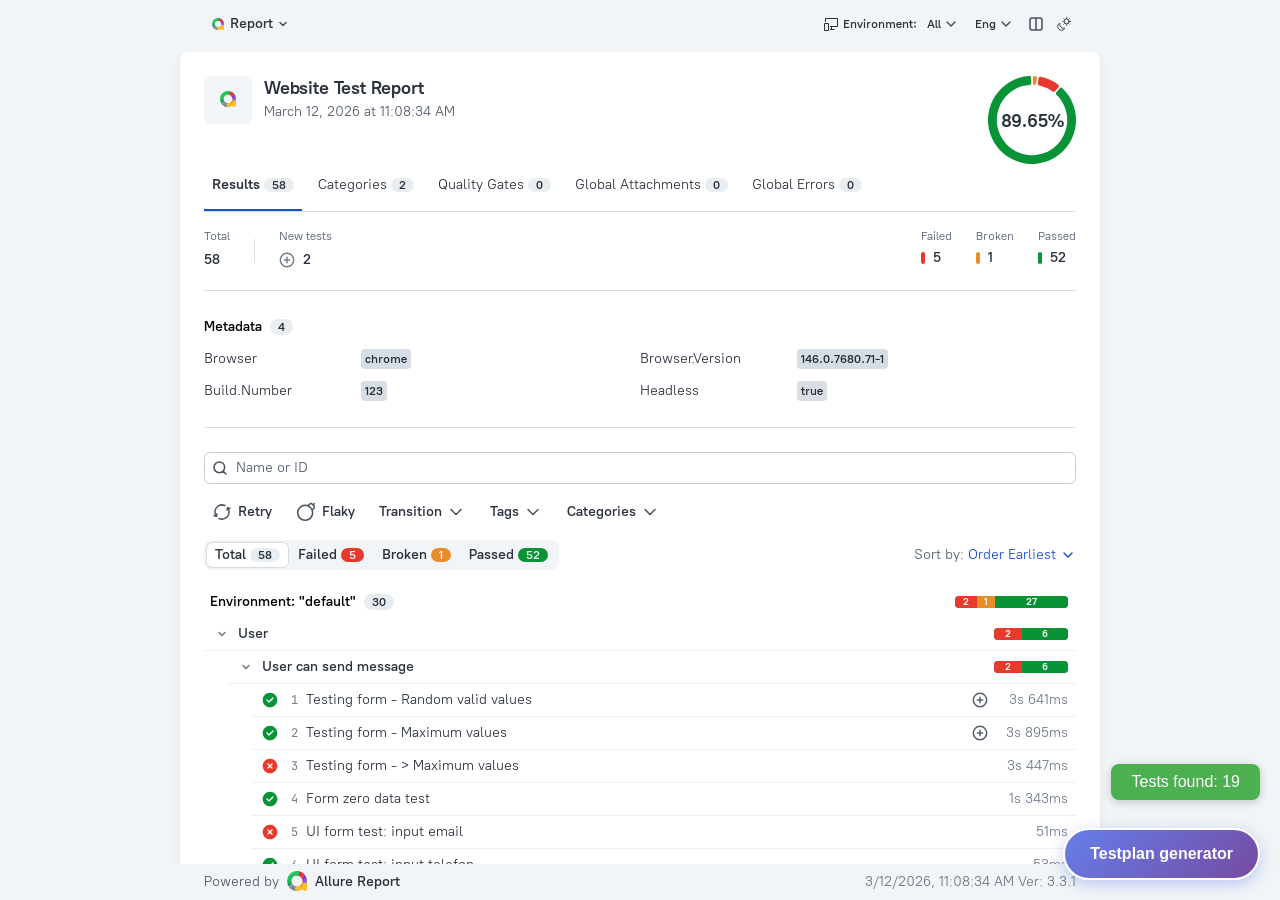
<file: index.html>
<!DOCTYPE html>
<html dir="ltr" lang="en">
<head>
    <meta charset="utf-8">
    <title> Website Test Report </title>
    <link rel="icon" href="data:image/svg+xml,%3Csvg width='32' height='32' fill='none' xmlns='http://www.w3.org/2000/svg'%3E%3Cpath fill-rule='evenodd' clip-rule='evenodd' d='M22.232 4.662a3.6 3.6 0 0 1 5.09.035c2.855 2.894 4.662 6.885 4.662 11.295a3.6 3.6 0 0 1-7.2 0c0-2.406-.981-4.61-2.587-6.24a3.6 3.6 0 0 1 .035-5.09Z' fill='url(%23a)'/%3E%3Cpath fill-rule='evenodd' clip-rule='evenodd' d='M12.392 3.6a3.6 3.6 0 0 1 3.6-3.6c4.41 0 8.401 1.807 11.296 4.662a3.6 3.6 0 1 1-5.056 5.126C20.602 8.18 18.398 7.2 15.992 7.2a3.6 3.6 0 0 1-3.6-3.6Z' fill='url(%23b)'/%3E%3Cpath fill-rule='evenodd' clip-rule='evenodd' d='M0 15.992C0 7.157 7.157 0 15.992 0a3.6 3.6 0 0 1 0 7.2A8.789 8.789 0 0 0 7.2 15.992c0 2.406.981 4.61 2.588 6.24a3.6 3.6 0 0 1-5.126 5.056C1.807 24.393 0 20.402 0 15.992Z' fill='url(%23c)'/%3E%3Cpath fill-rule='evenodd' clip-rule='evenodd' d='M4.661 22.232a3.6 3.6 0 0 1 5.091-.035c1.63 1.606 3.834 2.587 6.24 2.587a3.6 3.6 0 0 1 0 7.2c-4.41 0-8.401-1.807-11.295-4.661a3.6 3.6 0 0 1-.036-5.091Z' fill='url(%23d)'/%3E%3Cpath fill-rule='evenodd' clip-rule='evenodd' d='M28.384 12.392a3.6 3.6 0 0 1 3.6 3.6c0 8.835-7.157 15.992-15.992 15.992a3.6 3.6 0 0 1 0-7.2 8.789 8.789 0 0 0 8.792-8.792 3.6 3.6 0 0 1 3.6-3.6Z' fill='url(%23e)'/%3E%3Cpath fill-rule='evenodd' clip-rule='evenodd' d='M28.385 12.392a3.6 3.6 0 0 1 3.6 3.6v12.392a3.6 3.6 0 0 1-7.2 0V15.992a3.6 3.6 0 0 1 3.6-3.6Z' fill='url(%23f)'/%3E%3Cg clip-path='url(%23g)'%3E%3Cpath fill-rule='evenodd' clip-rule='evenodd' d='M22.232 4.662a3.6 3.6 0 0 1 5.091.035c2.855 2.894 4.662 6.885 4.662 11.295a3.6 3.6 0 0 1-7.2 0c0-2.406-.982-4.61-2.588-6.24a3.6 3.6 0 0 1 .035-5.09Z' fill='url(%23h)'/%3E%3C/g%3E%3Cdefs%3E%3ClinearGradient id='a' x1='26.4' y1='9.6' x2='28.8' y2='15' gradientUnits='userSpaceOnUse'%3E%3Cstop stop-color='%237E22CE'/%3E%3Cstop offset='1' stop-color='%238B5CF6'/%3E%3C/linearGradient%3E%3ClinearGradient id='b' x1='26.8' y1='9.4' x2='17.8' y2='3.6' gradientUnits='userSpaceOnUse'%3E%3Cstop stop-color='%23EF4444'/%3E%3Cstop offset='1' stop-color='%23DC2626'/%3E%3C/linearGradient%3E%3ClinearGradient id='c' x1='3.6' y1='14' x2='5.4' y2='24.8' gradientUnits='userSpaceOnUse'%3E%3Cstop stop-color='%2322C55E'/%3E%3Cstop offset='1' stop-color='%2315803D'/%3E%3C/linearGradient%3E%3ClinearGradient id='d' x1='4.8' y1='22.2' x2='14.4' y2='29.2' gradientUnits='userSpaceOnUse'%3E%3Cstop stop-color='%2394A3B8'/%3E%3Cstop offset='.958' stop-color='%2364748B'/%3E%3Cstop offset='1' stop-color='%2364748B'/%3E%3C/linearGradient%3E%3ClinearGradient id='e' x1='28.4' y1='22.173' x2='22.188' y2='28.384' gradientUnits='userSpaceOnUse'%3E%3Cstop stop-color='%23D97706'/%3E%3Cstop offset='1' stop-color='%23FBBF24'/%3E%3C/linearGradient%3E%3ClinearGradient id='f' x1='29.2' y1='54.4' x2='30.626' y2='54.256' gradientUnits='userSpaceOnUse'%3E%3Cstop stop-color='%23FBBF24'/%3E%3Cstop offset='1' stop-color='%23FBBF24'/%3E%3C/linearGradient%3E%3ClinearGradient id='h' x1='26.4' y1='9.6' x2='28.8' y2='15' gradientUnits='userSpaceOnUse'%3E%3Cstop stop-color='%237E22CE'/%3E%3Cstop offset='1' stop-color='%238B5CF6'/%3E%3C/linearGradient%3E%3CclipPath id='g'%3E%3Cpath fill='%23fff' transform='translate(24.8 12)' d='M0 0h7.2v8H0z'/%3E%3C/clipPath%3E%3C/defs%3E%3C/svg%3E" />
    <link rel="stylesheet" type="text/css" href="styles-0b84e1ef76554ad2db9a.css">
<link rel="preload" href="pt-root-ui_vf.woff" as="font" type="font/woff" crossorigin /> 
<link rel="preload" href="JetBrainsMono_vf.woff2" as="font" type="font/woff" crossorigin /> 
<link rel="preload" href="pt-root-ui_vf.woff2" as="font" type="font/woff" crossorigin /> 
<link rel="preload" href="JetBrainsMono_vf.woff" as="font" type="font/woff" crossorigin /> 
    <script>
      window.allureReportOptions = {"id":"awesome","reportName":"Website Test Report","logo":"","theme":"auto","reportLanguage":"en","createdAt":1773313714684,"reportUuid":"de044ba1-6e67-487f-a470-cf33f86b39ea","groupBy":["epic","feature","story"],"cacheKey":"1773313714684","ci":{"type":"local","detected":true,"repoName":"","jobUid":"","jobUrl":"","jobName":"","jobRunUid":"","jobRunUrl":"","jobRunName":"","jobRunBranch":"","pullRequestUrl":"","pullRequestName":""},"layout":"base","allureVersion":"3.3.1","sections":["charts","timeline"],"defaultSection":""}
    </script>
</head>
<body>
    <div id="app"></div>
    
    <script>
      const { origin, pathname } = window.location; 
      const url = new URL(pathname, origin);
      const baseEl = document.createElement("base");
      
      baseEl.href = url.toString();
      
      window.document.head.appendChild(baseEl);
    </script>
  
    <script>
      window.allure = window.allure || {};
    </script>
    <script   src="app-8be6acc0a596a2197dbf.js"></script>
    <script async src="https://www.googletagmanager.com/gtag/js?id=G-LNDJ3J7WT0"></script>
    <script>
        window.dataLayer = window.dataLayer || [];
        function gtag(){dataLayer.push(arguments);}
        gtag('js', new Date());
        gtag('config', 'G-LNDJ3J7WT0', {
          "report": "awesome",
          "allureVersion": "3.3.1",
          "reportUuid": "de044ba1-6e67-487f-a470-cf33f86b39ea",
          "single_file": "false"
        });
    </script>
    
      <script async>
        window.allureReportDataReady = true;
      </script>
    
<script src="./custom-trigger/inject.js"></script></body>
</html>
</file>
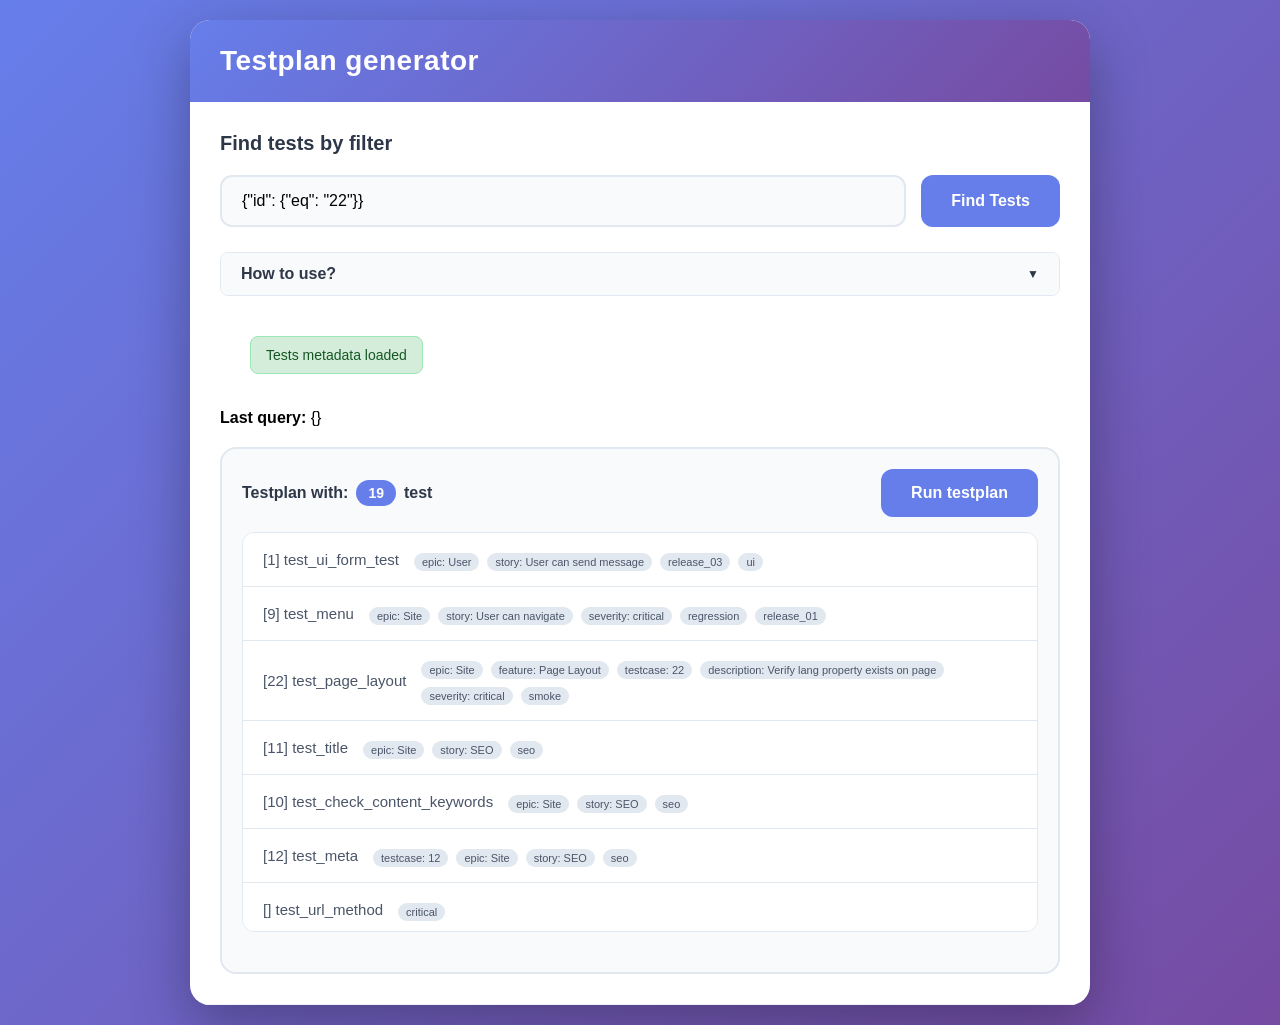
<file: custom-trigger/index.html>
<!DOCTYPE html>
<html>
<head>
    <title>Testplan generator</title>
    <link rel="stylesheet" href="style.css">
</head>
<body>
    <div class="container">
        <h2>Testplan generator</h2>
        <div class="section">
            <h3>Find tests by filter</h3>
            <div class="filter-section">
                <input type="text" 
                       id="filterInput" 
                       placeholder="Enter filter in JSON"
                       class="filter-input" value='{"id": {"eq": "22"}}'>
                <button onclick="findTests()" class="primary-btn" id="findBtn">
                    Find Tests
                </button>
            </div>
            <div class="collapse-section">
                <div class="collapse-header" onclick="toggleCollapse()">
                    <span>How to use?</span>
                    <span class="collapse-icon" id="collapseIcon">▼</span>
                </div>
                <div class="collapse-content" id="collapseContent">
                    <div class="doc-text">
                        <p><strong>You can filter by:</strong></p>
                        <ul style="list-style: none;">
                            <li><b>id</b> - @allure.id("22") => <code>{"id": {"eq": "22"}}</code></li>
                            <li><b>name</b> - test name (function name: test_*) => <code>{"name": {"eq": "test_get_partners_negative"}}</code></li>
                            <li><b>labels</b> - @allure.epic("Epic") => <code>{"labels": {"epic": {"eq": "API"}}}</code></li>
                            <li><b>markers</b> - @pytest.mark.smoke => <code>{"markers": {"in": ["smoke"]}}</code></li>
                            
                        </ul>
                        <p>Filter supports operators:
                            <b>eq, neq</b> - for str valuest equal or not equal.
                            <b>in, nin</b> - condition with array witch is include value or not.
                            <b>exists</b> - boolean condition.
                        </p>
                        <h4>Filter strategies:</h4>
                        <ul>
                        <li>{key:value, key:value, ...} - filtered result by one condition with multiple params</li>
                        <li>[{key:value}, {key:value, key:value, ...}, ...] - filtered result + filtered result +...</li>
                        </ul>
                        
                        <p><strong>EXAPMLES:</strong></p>
                        <ul style="list-style: none;">
                            <li><b>Testplan: Smoke, Release_02, Regression and Epic=API, exclude test_get_partners_negative test:</b><br />
                                <code>[
                                    {"markers": {"in": ["Release_02", "smoke"]}},
                                    {"labels": {"severity": {"in": ["blocker", "critical"]}}},
                                    {"labels": {"epic": {"eq": "API"}}, "name": {"neq": "test_get_partners_negative"}}
                                ]</code>
                            </li>
                        </ul>
                        
                        <p><em>For best formating use <a href="https://www.jsonformatter.org/" target="_blank">JSON formatter</a></em></p>
                    </div>
                </div>
            </div>
            <div class="status-container">
                <div id="status" class="status"></div>
                <div id="spinner" class="spinner-wrapper" style="display: none;">
                    <div class="spinner-small"></div>
                    <span class="ml-2">Running workflow...</span>
                </div>
            </div>
            <div class="last-query" id="lastQuery"></div>
            <div class="results-section" id="resultsSection">
                <div class="results-header">
                    <span>Testplan with:</span>
                    <span class="results-count" id="resultsCount">0</span>
                    <span style="margin-left: 8px;">test</span>
                    <button onclick="runTests()" class="primary-btn flex-right" id="runBtn">
                        Run testplan
                    </button>
                </div>
                <div class="results-list" id="resultsList">
                </div>
            </div>
        </div>

        <div class="timestamp" id="timestamp"></div>
    </div>
    
    <script src="script.js"></script>
</body>
</html>
</file>
<file: styles-0b84e1ef76554ad2db9a.css>
:root{--font-family:"PTRootUIWebVF",ui-sans-serif,system-ui,sans-serif,"Apple Color Emoji","Segoe UI Emoji","Segoe UI Symbol","Noto Color Emoji";--font-family-mono:"JetBrainsMonoVF",ui-monospace,monospace;--line-height-xxl:40px;--line-height-xl:32px;--line-height-l:24px;--line-height-m:20px;--line-height-s:16px;--font-size-3xl:36px;--font-size-2xl:24px;--font-size-xl:18px;--font-size-l:16px;--font-size-m:14px;--font-size-m-code:13px;--font-size-s:12px;--font-size-xs:11px}:root[data-os=mac]{-webkit-font-smoothing:antialiased;-moz-osx-font-smoothing:grayscale;--font-weight-normal:425;--font-weight-bold:625;--font-weight-extra-bold:700}:root:not([data-os=mac]){-webkit-font-smoothing:auto;-moz-osx-font-smoothing:auto;--font-weight-normal:400;--font-weight-bold:600;--font-weight-extra-bold:700}body{font-size:var(--font-size-m);font-weight:var(--font-weight-normal);letter-spacing:0;line-height:var(--line-height-m)}.headings-head-l{font-size:var(--font-size-3xl);line-height:var(--line-height-xxl)}.headings-head-l,.headings-head-m{font-family:var(--font-family);font-weight:var(--font-weight-extra-bold);letter-spacing:-.016em}.headings-head-m{font-size:var(--font-size-2xl);line-height:var(--line-height-xl)}.headings-head-s{font-family:var(--font-family);font-size:var(--font-size-xl);font-weight:var(--font-weight-extra-bold);letter-spacing:-.01em;line-height:var(--line-height-l)}.paragraphs-text-l-bold{font-weight:var(--font-weight-bold)}.paragraphs-text-l,.paragraphs-text-l-bold{font-family:var(--font-family);font-size:var(--font-size-l);letter-spacing:0;line-height:var(--line-height-l)}.paragraphs-text-l{font-weight:var(--font-weight-normal)}.paragraphs-text-m-bold{font-weight:var(--font-weight-bold)}.paragraphs-text-m,.paragraphs-text-m-bold{font-family:var(--font-family);font-size:var(--font-size-m);letter-spacing:0;line-height:var(--line-height-m)}.paragraphs-text-m{font-weight:var(--font-weight-normal)}.paragraphs-text-s-bold{font-weight:var(--font-weight-bold)}.paragraphs-text-s,.paragraphs-text-s-bold{font-family:var(--font-family);font-size:var(--font-size-s);letter-spacing:0;line-height:var(--line-height-m)}.paragraphs-text-s{font-weight:var(--font-weight-normal)}.paragraphs-code-m{font-size:var(--font-size-m-code)}.paragraphs-code-m,.paragraphs-code-s{font-family:var(--font-family-mono);font-weight:var(--font-weight-normal);letter-spacing:0;line-height:var(--line-height-m)}.paragraphs-code-s{font-size:var(--font-size-s)}.ui-text-l-ui-bold{font-weight:var(--font-weight-bold)}.ui-text-l-ui,.ui-text-l-ui-bold{font-family:var(--font-family);font-size:var(--font-size-l);letter-spacing:0;line-height:var(--line-height-m)}.ui-text-l-ui{font-weight:var(--font-weight-normal)}.ui-text-m-ui-bold{font-weight:var(--font-weight-bold)}.ui-text-m-ui,.ui-text-m-ui-bold{font-family:var(--font-family);font-size:var(--font-size-m);letter-spacing:0;line-height:var(--line-height-s)}.ui-text-m-ui{font-weight:var(--font-weight-normal)}.ui-text-s-ui-bold{font-weight:var(--font-weight-bold)}.ui-text-s-ui,.ui-text-s-ui-bold{font-family:var(--font-family);font-size:var(--font-size-s);letter-spacing:0;line-height:var(--line-height-s)}.ui-text-s-ui{font-weight:var(--font-weight-normal)}.ui-text-xs-ui-bold{font-weight:var(--font-weight-bold)}.ui-text-xs-ui,.ui-text-xs-ui-bold{font-family:var(--font-family);font-size:var(--font-size-xs);letter-spacing:0;line-height:var(--line-height-s)}.ui-text-xs-ui{font-weight:var(--font-weight-normal)}.ui-code-m-ui{font-size:var(--font-size-m-code)}.ui-code-m-ui,.ui-code-s-ui{font-family:var(--font-family-mono);font-weight:var(--font-weight-normal);letter-spacing:0;line-height:var(--line-height-s)}.ui-code-s-ui{font-size:var(--font-size-s)}:root{--ad-other-focus-day:#b2ccff;--ad-other-modal-overlay-day:#000000a3;--bg-alpha-capella-day:var(--capella-day-darken-1-8);--bg-alpha-capella-heavy-day:var(--capella-day-darken-1-24);--bg-alpha-castor-heavy-day:var(--castor-day-darken-1-24);--bg-base-modal-day:var(--gray-neutral-0);--bg-base-neutral-day:var(--gray-neutral-300);--bg-base-primary-day:var(--gray-neutral-0);--bg-base-secondary-day:var(--gray-neutral-75);--bg-control-flat-day:#ffffff00;--bg-control-flat-heavy-day:var(--gray-neutral-alpha-day-150);--bg-control-flat-medium-day:var(--gray-neutral-alpha-day-100);--bg-control-secondary-day:var(--gray-neutral-alpha-day-150);--bg-control-secondary-heavy-day:var(--gray-neutral-alpha-day-250);--bg-control-secondary-medium-day:var(--gray-neutral-alpha-day-200);--bg-support-aldebaran-day:var(--aldebaran-day-darken-1);--bg-support-aldebaran-heavy-day:var(--aldebaran-day-darken-4);--bg-support-aldebaran-medium-day:var(--aldebaran-day-darken-2);--bg-support-atlas-day:var(--atlas-day-darken-1);--bg-support-capella-day:var(--capella-day-darken-1);--bg-support-capella-heavy-day:var(--capella-day-darken-4);--bg-support-capella-medium-day:var(--capella-day-darken-2);--bg-support-castor-day:var(--castor-day-darken-1);--bg-support-castor-heavy-day:var(--castor-day-darken-4);--bg-support-castor-medium-day:var(--castor-day-darken-2);--bg-support-rau-day:var(--rau-day-darken-1);--bg-support-skat-day:var(--skat-day-darken-1);--bg-support-sirius-day:var(--sirius-day-darken-1);--constant-bg-base-modal-day:var(--gray-neutral-800);--constant-on-border-heavy-day:var(--gray-neutral-alpha-night-300);--constant-on-icon-primary-day:var(--gray-neutral-alpha-night-50);--constant-on-text-primary-day:var(--gray-neutral-alpha-night-25);--on-border-control-day:var(--gray-neutral-alpha-day-300);--on-border-heavy-day:var(--gray-neutral-alpha-day-650);--on-border-medium-day:var(--gray-neutral-alpha-day-300);--on-border-muted-day:var(--gray-neutral-alpha-day-100);--on-border-primary-day:var(--gray-neutral-alpha-day-250);--on-icon-hint-day:var(--gray-neutral-alpha-day-400);--on-icon-primary-day:var(--gray-neutral-alpha-day-650);--on-icon-secondary-day:var(--gray-neutral-alpha-day-450);--on-support-aldebaran-day:var(--aldebaran-day-darken-3);--on-support-aldebaran-heavy-day:var(--aldebaran-day-darken-6);--on-support-aldebaran-medium-day:var(--aldebaran-day-darken-5);--on-support-atlas-day:var(--atlas-day-darken-3);--on-support-capella-day:var(--capella-day-darken-3);--on-support-castor-day:var(--castor-day-darken-3);--on-support-sirius-day:var(--sirius-day-darken-3);--on-text-hint-day:var(--gray-neutral-alpha-day-450);--on-text-primary-day:var(--gray-neutral-alpha-day-800);--on-text-secondary-day:var(--gray-neutral-alpha-day-600);--on-text-universal-primary-day:var(--gray-neutral-75)}:root{--ad-other-focus-night:#84adff;--ad-other-modal-overlay-night:#0000007a;--bg-alpha-capella-heavy-night:var(--capella-night-darken-5-28);--bg-alpha-capella-medium-night:var(--capella-night-darken-5-20);--bg-alpha-capella-night:var(--capella-night-darken-5-12);--bg-alpha-castor-heavy-night:var(--castor-night-darken-5-28);--bg-base-modal-night:var(--gray-neutral-850);--bg-base-neutral-night:var(--gray-neutral-550);--bg-base-primary-night:var(--gray-neutral-900);--bg-base-secondary-night:var(--gray-neutral-800);--bg-control-flat-heavy-night:var(--gray-neutral-alpha-night-800);--bg-control-flat-medium-night:var(--gray-neutral-alpha-night-850);--bg-control-flat-night:#00000000;--bg-control-secondary-heavy-night:var(--gray-neutral-alpha-night-700);--bg-control-secondary-medium-night:var(--gray-neutral-alpha-night-750);--bg-control-secondary-night:var(--gray-neutral-alpha-night-800);--bg-support-aldebaran-heavy-night:var(--aldebaran-night-darken-7);--bg-support-aldebaran-medium-night:var(--aldebaran-night-darken-6);--bg-support-aldebaran-night:var(--aldebaran-night-darken-5);--bg-support-atlas-heavy-night:var(--atlas-night-darken-7);--bg-support-atlas-medium-night:var(--atlas-night-darken-6);--bg-support-atlas-night:var(--atlas-night-darken-5);--bg-support-capella-heavy-night:var(--capella-night-darken-7);--bg-support-capella-medium-night:var(--capella-night-darken-6);--bg-support-capella-night:var(--capella-night-darken-5);--bg-support-castor-heavy-night:var(--castor-night-darken-7);--bg-support-castor-medium-night:var(--castor-night-darken-6);--bg-support-castor-night:var(--castor-night-darken-5);--bg-support-rau-night:var(--rau-night-darken-5);--bg-support-skat-night:var(--skat-night-darken-5);--bg-support-sirius-night:var(--sirius-night-darken-5);--constant-bg-base-modal-night:var(--gray-neutral-750);--constant-bg-base-primary-night:var(--gray-neutral-950);--constant-on-border-heavy-night:var(--gray-neutral-alpha-night-300);--constant-on-icon-primary-night:var(--gray-neutral-alpha-night-50);--constant-on-text-primary-night:var(--gray-neutral-alpha-night-25);--on-border-control-night:var(--gray-neutral-alpha-night-600);--on-border-heavy-night:var(--gray-neutral-alpha-night-300);--on-border-medium-night:var(--gray-neutral-alpha-night-600);--on-border-muted-night:var(--gray-neutral-alpha-night-850);--on-border-primary-night:var(--gray-neutral-alpha-night-750);--on-icon-hint-night:var(--gray-neutral-alpha-night-550);--on-icon-primary-night:var(--gray-neutral-alpha-night-250);--on-icon-secondary-night:var(--gray-neutral-alpha-night-400);--on-support-aldebaran-heavy-night:var(--aldebaran-night-darken-3);--on-support-aldebaran-medium-night:var(--aldebaran-night-darken-1);--on-support-aldebaran-night:var(--aldebaran-night-base);--on-support-atlas-heavy-night:var(--atlas-night-darken-3);--on-support-atlas-medium-night:var(--atlas-night-darken-1);--on-support-atlas-night:var(--atlas-night-base);--on-support-capella-heavy-night:var(--capella-night-darken-3);--on-support-capella-medium-night:var(--capella-night-darken-1);--on-support-capella-night:var(--capella-night-base);--on-support-castor-heavy-night:var(--castor-night-darken-3);--on-support-castor-medium-night:var(--castor-night-darken-1);--on-support-castor-night:var(--castor-night-base);--on-support-sirius-night:var(--sirius-night-base);--on-text-hint-night:var(--gray-neutral-alpha-night-450);--on-text-primary-night:var(--gray-neutral-alpha-night-100);--on-text-secondary-night:var(--gray-neutral-alpha-night-300);--on-text-universal-primary-night:var(--gray-neutral-75)}:root:not([data-theme=dark]){--ad-other-focus:var(--ad-other-focus-day);--ad-other-modal-overlay:var(--ad-other-modal-overlay-day);--bg-alpha-capella-heavy:var(--bg-alpha-capella-heavy-day);--bg-alpha-capella:var(--bg-alpha-capella-day);--bg-base-modal:var(--bg-base-modal-day);--bg-base-neutral:var(--bg-base-neutral-day);--bg-base-primary:var(--bg-base-primary-day);--bg-base-secondary:var(--bg-base-secondary-day);--bg-control-flat-heavy:var(--bg-control-flat-heavy-day);--bg-control-flat-medium:var(--bg-control-flat-medium-day);--bg-control-flat:var(--bg-control-flat-day);--bg-control-secondary-heavy:var(--bg-control-secondary-heavy-day);--bg-control-secondary-medium:var(--bg-control-secondary-medium-day);--bg-control-secondary:var(--bg-control-secondary-day);--bg-support-aldebaran:var(--aldebaran-day-darken-1);--bg-support-aldebaran-heavy:var(--aldebaran-day-darken-4);--bg-support-aldebaran-medium:var(--aldebaran-day-darken-2);--bg-support-antares:var(--antares-day-darken-1);--bg-support-antares-heavy:var(--antares-day-darken-4);--bg-support-antares-medium:var(--antares-day-darken-2);--bg-support-atlas:var(--atlas-day-darken-1);--bg-support-atlas-heavy:var(--atlas-day-darken-4);--bg-support-atlas-medium:var(--atlas-day-darken-2);--bg-support-betelgeuse:var(--betelgeuse-day-darken-1);--bg-support-betelgeuse-heavy:var(--betelgeuse-day-darken-4);--bg-support-betelgeuse-medium:var(--betelgeuse-day-darken-2);--bg-support-capella:var(--capella-day-darken-1);--bg-support-capella-heavy:var(--capella-day-darken-4);--bg-support-capella-medium:var(--capella-day-darken-2);--bg-support-castor:var(--castor-day-darken-1);--bg-support-castor-heavy:var(--castor-day-darken-4);--bg-support-castor-medium:var(--castor-day-darken-2);--bg-support-gliese:var(--gliese-day-darken-1);--bg-support-gliese-heavy:var(--gliese-day-darken-4);--bg-support-gliese-medium:var(--gliese-day-darken-2);--bg-support-mirach:var(--mirach-day-darken-1);--bg-support-mirach-heavy:var(--mirach-day-darken-4);--bg-support-mirach-medium:var(--mirach-day-darken-2);--bg-support-rau:var(--rau-day-darken-1);--bg-support-rau-heavy:var(--rau-day-darken-4);--bg-support-rau-medium:var(--rau-day-darken-2);--bg-support-rigel:var(--rigel-day-darken-1);--bg-support-rigel-heavy:var(--rigel-day-darken-4);--bg-support-rigel-medium:var(--rigel-day-darken-2);--bg-support-sirius:var(--sirius-day-darken-1);--bg-support-sirius-heavy:var(--sirius-day-darken-4);--bg-support-sirius-medium:var(--sirius-day-darken-2);--bg-support-skat:var(--skat-day-darken-1);--bg-support-skat-heavy:var(--skat-day-darken-4);--bg-support-skat-medium:var(--skat-day-darken-2);--bg-dashboard-neutral:#ced3de;--bg-dashboard-neutral-medium:#b4bccd;--bg-dashboard-atlas:var(--atlas-day-base);--bg-dashboard-capella:var(--capella-day-base);--bg-dashboard-skat:var(--skat-day-base);--bg-dashboard-betelgeuse:var(--betelgeuse-day-base);--bg-dashboard-antares:var(--antares-day-base);--bg-dashboard-castor:var(--castor-day-base);--bg-dashboard-aldebaran:var(--aldebaran-day-base);--bg-dashboard-gliese:var(--gliese-day-base);--bg-dashboard-aldebaran-medium:var(--aldebaran-day-darken-1);--bg-dashboard-castor-medium:var(--castor-day-darken-1);--bg-dashboard-atlas-medium:var(--atlas-day-darken-1);--bg-dashboard-capella-medium:var(--capella-day-darken-1);--bg-dashboard-skat-medium:var(--skat-day-darken-1);--bg-dashboard-betelgeuse-medium:var(--betelgeuse-day-darken-1);--bg-dashboard-antares-medium:var(--antares-day-darken-1);--bg-dashboard-gliese-medium:var(--gliese-day-darken-1);--bg-dashboard-mirach:var(--mirach-day-base);--bg-dashboard-mirach-medium:var(--mirach-day-darken-1);--bg-dashboard-rigel:var(--rigel-day-base);--bg-dashboard-rigel-medium:var(--rigel-day-darken-1);--bg-dashboard-sirius:var(--sirius-day-base);--bg-dashboard-sirius-medium:var(--sirius-day-darken-1);--bg-dashboard-rau:var(--rau-day-base);--bg-dashboard-rau-medium:var(--rau-day-darken-1);--constant-bg-base-modal:var(--constant-bg-base-modal-day);--constant-on-border-heavy:var(--constant-on-border-heavy-day);--constant-on-icon-primary:var(--constant-on-icon-primary-day);--constant-on-text-primary:var(--constant-on-text-primary-day);--constant-on-text-secondary:var(--gray-neutral-alpha-night-300);--on-border-control:var(--on-border-control-day);--on-border-heavy:var(--on-border-heavy-day);--on-border-medium:var(--on-border-medium-day);--on-border-muted:var(--on-border-muted-day);--on-border-primary:var(--on-border-primary-day);--on-icon-hint:var(--on-icon-hint-day);--on-icon-primary:var(--on-icon-primary-day);--on-icon-secondary:var(--on-icon-secondary-day);--on-support-aldebaran:var(--on-support-aldebaran-day);--on-support-aldebaran-medium:var(--on-support-aldebaran-medium-day);--on-support-aldebaran-heavy:var(--on-support-aldebaran-heavy-day);--on-support-atlas:var(--on-support-atlas-day);--on-support-atlas-heavy:var(--atlas-day-darken-6);--on-support-atlas-medium:var(--atlas-day-darken-5);--on-support-capella:var(--on-support-capella-day);--on-support-capella-heavy:var(--capella-day-darken-6);--on-support-capella-medium:var(--capella-day-darken-5);--on-support-castor:var(--on-support-castor-day);--on-support-castor-heavy:var(--castor-day-darken-6);--on-support-castor-medium:var(--castor-day-darken-5);--on-support-gliese:var(--gliese-day-darken-3);--on-support-gliese-heavy:var(--gliese-day-darken-6);--on-support-gliese-medium:var(--gliese-day-darken-5);--on-support-sirius:var(--sirius-day-darken-3);--on-support-sirius-heavy:var(--sirius-day-darken-6);--on-support-sirius-medium:var(--sirius-day-darken-5);--on-support-mirach:var(--mirach-day-darken-3);--on-support-mirach-heavy:var(--mirach-day-darken-6);--on-support-mirach-medium:var(--mirach-day-darken-5);--on-support-rau:var(--rau-day-darken-3);--on-support-rau-heavy:var(--rau-day-darken-6);--on-support-rau-medium:var(--rau-day-darken-5);--on-support-rigel:var(--rigel-day-darken-3);--on-support-rigel-heavy:var(--rigel-day-darken-6);--on-support-rigel-medium:var(--rigel-day-darken-5);--on-support-antares:var(--antares-day-darken-3);--on-support-betelgeuse:var(--betelgeuse-day-darken-3);--on-support-skat:var(--skat-day-darken-3);--on-support-skat-heavy:var(--skat-day-darken-6);--on-support-skat-medium:var(--skat-day-darken-5);--on-text-hint:var(--on-text-hint-day);--on-text-primary:var(--on-text-primary-day);--on-text-secondary:var(--on-text-secondary-day);--on-text-universal-primary:var(--on-text-universal-primary-day);--scrollbar-color:var(--gray-300);--bg-alpha-atlas:var(--atlas-day-darken-1-8);--bg-alpha-rau:var(--rau-day-darken-1-8);--bg-alpha-castor:var(--castor-day-darken-1-8);--bg-alpha-skat:var(--skat-day-darken-1-8);--bg-alpha-castor-heavy:var(--bg-alpha-castor-heavy-day);color-scheme:light}:root[data-theme=dark]{--ad-other-focus:var(--ad-other-focus-night);--ad-other-modal-overlay:var(--ad-other-modal-overlay-night);--bg-base-modal:var(--bg-base-modal-night);--bg-base-neutral:var(--bg-base-neutral-night);--bg-base-primary:var(--bg-base-primary-night);--bg-base-secondary:var(--bg-base-secondary-night);--bg-control-flat-heavy:var(--bg-control-flat-heavy-night);--bg-control-flat-medium:var(--bg-control-flat-medium-night);--bg-control-flat:var(--bg-control-flat-night);--bg-control-secondary-heavy:var(--bg-control-secondary-heavy-night);--bg-control-secondary-medium:var(--bg-control-secondary-medium-night);--bg-control-secondary:var(--bg-control-secondary-night);--bg-support-aldebaran-heavy:var(--aldebaran-night-darken-7);--bg-support-aldebaran-medium:var(--aldebaran-night-darken-6);--bg-support-aldebaran:var(--aldebaran-night-darken-5);--bg-support-antares-heavy:var(--antares-night-darken-7);--bg-support-antares-medium:var(--antares-night-darken-6);--bg-support-antares:var(--antares-night-darken-4);--bg-support-atlas-heavy:var(--atlas-night-darken-7);--bg-support-atlas-medium:var(--atlas-night-darken-6);--bg-support-atlas:var(--atlas-night-darken-4);--bg-support-betelgeuse-heavy:var(--betelgeuse-night-darken-7);--bg-support-betelgeuse-medium:var(--betelgeuse-night-darken-6);--bg-support-betelgeuse:var(--betelgeuse-night-darken-5);--bg-support-capella-heavy:var(--capella-night-darken-7);--bg-support-capella-medium:var(--capella-night-darken-6);--bg-support-capella:var(--capella-night-darken-4);--bg-support-castor-heavy:var(--castor-night-darken-7);--bg-support-castor-medium:var(--castor-night-darken-6);--bg-support-castor:var(--castor-night-darken-5);--bg-support-gliese-heavy:var(--gliese-night-darken-7);--bg-support-gliese-medium:var(--gliese-night-darken-6);--bg-support-gliese:var(--gliese-night-darken-4);--bg-support-mirach-heavy:var(--mirach-night-darken-7);--bg-support-mirach-medium:var(--mirach-night-darken-6);--bg-support-mirach:var(--mirach-night-darken-5);--bg-support-rau-heavy:var(--rau-night-darken-7);--bg-support-rau-medium:var(--rau-night-darken-6);--bg-support-rau:var(--rau-night-darken-5);--bg-support-rigel-heavy:var(--rigel-night-darken-7);--bg-support-rigel-medium:var(--rigel-night-darken-6);--bg-support-rigel:var(--rigel-night-darken-4);--bg-support-sirius-heavy:var(--sirius-night-darken-7);--bg-support-sirius-medium:var(--sirius-night-darken-6);--bg-support-sirius:var(--sirius-night-darken-5);--bg-support-skat-heavy:var(--skat-night-darken-7);--bg-support-skat-medium:var(--skat-night-darken-6);--bg-support-skat:var(--skat-night-darken-5);--bg-dashboard-neutral:#cfd6e5;--bg-dashboard-neutral-medium:#b1bcd5;--bg-dashboard-atlas:var(--atlas-night-darken-1);--bg-dashboard-capella:var(--capella-night-darken-1);--bg-dashboard-skat:var(--skat-night-darken-2);--bg-dashboard-betelgeuse:var(--betelgeuse-night-darken-2);--bg-dashboard-antares:var(--antares-night-darken-1);--bg-dashboard-castor:var(--castor-night-darken-3);--bg-dashboard-aldebaran:var(--aldebaran-night-darken-2);--bg-dashboard-gliese:var(--gliese-night-darken-1);--bg-dashboard-mirach:var(--mirach-night-darken-3);--bg-dashboard-mirach-medium:var(--mirach-night-darken-4);--bg-dashboard-rigel:var(--rigel-night-darken-1);--bg-dashboard-rigel-medium:var(--rigel-night-darken-3);--bg-dashboard-sirius:var(--sirius-night-darken-2);--bg-dashboard-sirius-medium:var(--sirius-night-darken-4);--bg-dashboard-rau:var(--rau-night-darken-2);--bg-dashboard-rau-medium:var(--rau-night-darken-4);--constant-bg-base-modal:var(--constant-bg-base-modal-night);--constant-bg-base-primary:var(--constant-bg-base-primary-night);--constant-on-border-heavy:var(--constant-on-border-heavy-night);--constant-on-icon-primary:var(--constant-on-icon-primary-night);--constant-on-text-primary:var(--constant-on-text-primary-night);--constant-on-text-secondary:var(--gray-neutral-alpha-night-300);--on-border-control:var(--on-border-control-night);--on-border-heavy:var(--on-border-heavy-night);--on-border-medium:var(--on-border-medium-night);--on-border-muted:var(--on-border-muted-night);--on-border-primary:var(--on-border-primary-night);--on-icon-hint:var(--on-icon-hint-night);--on-icon-primary:var(--on-icon-primary-night);--on-icon-secondary:var(--on-icon-secondary-night);--on-support-aldebaran-heavy:var(--aldebaran-night-darken-3);--on-support-aldebaran-medium:var(--aldebaran-night-darken-1);--on-support-aldebaran:var(--aldebaran-night-base);--on-support-antares-heavy:var(--antares-night-darken-5);--on-support-antares-medium:var(--antares-night-darken-2);--on-support-antares:var(--antares-night-base);--on-support-atlas-heavy:var(--atlas-night-darken-5);--on-support-atlas-medium:var(--atlas-night-darken-2);--on-support-atlas:var(--atlas-night-base);--on-support-betelgeuse-heavy:var(--betelgeuse-night-darken-3);--on-support-betelgeuse-medium:var(--betelgeuse-night-darken-1);--on-support-betelgeuse:var(--betelgeuse-night-base);--on-support-capella-heavy:var(--capella-night-darken-5);--on-support-capella-medium:var(--capella-night-darken-2);--on-support-capella:var(--capella-night-base);--on-support-castor-heavy:var(--castor-night-darken-2);--on-support-castor-medium:var(--castor-night-darken-1);--on-support-castor:var(--castor-night-base);--on-support-gliese-heavy:var(--gliese-night-darken-5);--on-support-gliese-medium:var(--gliese-night-darken-2);--on-support-gliese:var(--gliese-night-base);--on-support-mirach-heavy:var(--mirach-night-darken-2);--on-support-mirach-medium:var(--mirach-night-darken-1);--on-support-mirach:var(--mirach-night-base);--on-support-rau-heavy:var(--rau-night-darken-3);--on-support-rau-medium:var(--rau-night-darken-1);--on-support-rau:var(--rau-night-base);--on-support-rigel-heavy:var(--rigel-night-darken-5);--on-support-rigel-medium:var(--rigel-night-darken-2);--on-support-rigel:var(--rigel-night-base);--on-support-sirius-heavy:var(--sirius-night-darken-3);--on-support-sirius-medium:var(--sirius-night-darken-1);--on-support-sirius:var(--sirius-night-base);--on-support-skat-heavy:var(--skat-night-darken-3);--on-support-skat-medium:var(--skat-night-darken-1);--on-support-skat:var(--skat-night-base);--on-text-hint:var(--on-text-hint-night);--on-text-primary:var(--on-text-primary-night);--on-text-secondary:var(--on-text-secondary-night);--on-text-universal-primary:var(--on-text-universal-primary-night);--scrollbar-color:var(--gray-400);--bg-alpha-aldebaran-heavy:var(--aldebaran-night-darken-5-28);--bg-alpha-aldebaran-medium:var(--aldebaran-night-darken-5-20);--bg-alpha-aldebaran:var(--aldebaran-night-darken-5-12);--bg-alpha-antares-heavy:var(--antares-night-darken-4-28);--bg-alpha-antares-medium:var(--antares-night-darken-4-20);--bg-alpha-antares:var(--antares-night-darken-4-12);--bg-alpha-atlas-heavy:var(--atlas-night-darken-4-28);--bg-alpha-atlas-medium:var(--atlas-night-darken-4-20);--bg-alpha-atlas:var(--atlas-night-darken-4-12);--bg-alpha-betelgeuse-heavy:var(--betelgeuse-night-darken-5-28);--bg-alpha-betelgeuse-medium:var(--betelgeuse-night-darken-5-20);--bg-alpha-betelgeuse:var(--betelgeuse-night-darken-5-12);--bg-alpha-capella-heavy:var(--capella-night-darken-4-28);--bg-alpha-capella-medium:var(--capella-night-darken-4-20);--bg-alpha-capella:var(--capella-night-darken-4-12);--bg-alpha-castor-heavy:var(--castor-night-darken-5-28);--bg-alpha-castor-medium:var(--castor-night-darken-5-20);--bg-alpha-castor:var(--castor-night-darken-5-12);--bg-alpha-gliese-heavy:var(--gliese-night-darken-4-28);--bg-alpha-gliese-medium:var(--gliese-night-darken-4-20);--bg-alpha-gliese:var(--gliese-night-darken-4-12);--bg-alpha-mirach-heavy:var(--mirach-night-darken-5-28);--bg-alpha-mirach-medium:var(--mirach-night-darken-5-20);--bg-alpha-mirach:var(--mirach-night-darken-5-12);--bg-alpha-rau-heavy:var(--rau-night-darken-5-28);--bg-alpha-rau-medium:var(--rau-night-darken-5-20);--bg-alpha-rau:var(--rau-night-darken-5-12);--bg-alpha-rigel-heavy:var(--rigel-night-darken-4-28);--bg-alpha-rigel-medium:var(--rigel-night-darken-4-20);--bg-alpha-rigel:var(--rigel-night-darken-4-12);--bg-alpha-sirius-heavy:var(--sirius-night-darken-5-28);--bg-alpha-sirius-medium:var(--sirius-night-darken-5-20);--bg-alpha-sirius:var(--sirius-night-darken-5-12);--bg-alpha-skat-heavy:var(--skat-night-darken-5-28);--bg-alpha-skat-medium:var(--skat-night-darken-5-20);--bg-alpha-skat:var(--skat-night-darken-5-12);color-scheme:dark}:root{--gray-25:#fcfcfd;--gray-50:#f8fafc;--gray-75:#f3f6f9;--gray-100:#eef2f6;--gray-150:#e9edf3;--gray-200:#e3e8ef;--gray-250:#d8dfe7;--gray-300:#cdd5df;--gray-350:#b3bdc9;--gray-400:#9aa4b2;--gray-450:#818c9c;--gray-500:#697586;--gray-550:#5a6576;--gray-600:#4b5565;--gray-650:#414b5c;--gray-700:#364152;--gray-750:#2b3546;--gray-800:#202939;--gray-900:#121926;--gray-950:#0d121c;--gray-1000:#000512;--gray-0:#fff;--brand-green-25:#f6fefa;--brand-green-50:#eefcf5;--brand-green-100:#d2f9e6;--brand-green-200:#a6f2cf;--brand-green-300:#6ce5b4;--brand-green-400:#36ce94;--brand-green-500:#16b67b;--brand-green-600:#0b9363;--brand-green-700:#0b7553;--brand-green-800:#0c5a41;--brand-green-900:#0c4b37;--gray-alpha-day-25:#69699b05;--gray-alpha-day-50:#16599c08;--gray-alpha-day-75:#0f4a850d;--gray-alpha-day-100:#0c457e12;--gray-alpha-day-150:#0b377a17;--gray-alpha-day-200:#002f701c;--gray-alpha-day-250:#0b376a29;--gray-alpha-day-300:#052e6133;--gray-alpha-day-350:#02234b4d;--gray-alpha-day-400:#031c3f66;--gray-alpha-day-450:#03193a80;--gray-alpha-day-500:#01153296;--gray-alpha-day-550:#01132da6;--gray-alpha-day-600:#011128b5;--gray-alpha-day-650:#021027bf;--gray-alpha-day-700:#010d23c9;--gray-alpha-day-750:#031026d6;--gray-alpha-day-800:#020b1de0;--gray-alpha-day-900:#000714ed;--gray-alpha-day-950:#00060ff2;--gray-alpha-night-25:#fcfcfd;--gray-alpha-night-50:#fbfcfefc;--gray-alpha-night-75:#f7fafdfa;--gray-alpha-night-100:#f5fafff5;--gray-alpha-night-150:#f6f9fef2;--gray-alpha-night-200:#f6f9feed;--gray-alpha-night-250:#f0f7ffe3;--gray-alpha-night-300:#ecf5fddb;--gray-alpha-night-350:#e8f2fcc2;--gray-alpha-night-400:#e2effda6;--gray-alpha-night-450:#ddebfd8c;--gray-alpha-night-500:#d5e6fb73;--gray-alpha-night-550:#d7e7fe5e;--gray-alpha-night-600:#cedff84d;--gray-alpha-night-650:#cde1fe40;--gray-alpha-night-700:#bed7f836;--gray-alpha-night-750:#bcd6fb26;--gray-alpha-night-800:#aecbf917;--gray-alpha-night-900:#aecbf90a;--gray-alpha-night-950:#aecbf908;--gray-850:#171f2e;--gray-neutral-25:#f9fbfc;--gray-neutral-50:#f6f8fa;--gray-neutral-75:#f1f5f7;--gray-neutral-100:#edf1f5;--gray-neutral-150:#e8edf1;--gray-neutral-200:#dfe4ea;--gray-neutral-250:#d8dee4;--gray-neutral-300:#c3cbd4;--gray-neutral-350:#adb7c2;--gray-neutral-400:#95a0ad;--gray-neutral-450:#727d8c;--gray-neutral-500:#677281;--gray-neutral-550:#5d6876;--gray-neutral-600:#525d6b;--gray-neutral-650:#485260;--gray-neutral-700:#3e4755;--gray-neutral-750:#353d4a;--gray-neutral-800:#2c343f;--gray-neutral-850:#242a34;--gray-neutral-900:#1b2129;--gray-neutral-950:#14191f;--gray-neutral-1000:#11151a;--gray-neutral-0:#fff;--gray-neutral-alpha-day-25:#36799b08;--gray-neutral-alpha-day-50:#1d4f810a;--gray-neutral-alpha-day-75:#165879f;--gray-neutral-alpha-day-100:#1d4f8114;--gray-neutral-alpha-day-150:#1a4c751a;--gray-neutral-alpha-day-200:#092f5d21;--gray-neutral-alpha-day-250:#0b305629;--gray-neutral-alpha-day-300:#05264d3d;--gray-neutral-alpha-day-350:#072546547;--gray-neutral-alpha-day-400:#031c3a6b;--gray-neutral-alpha-day-450:#0316308f;--gray-neutral-alpha-day-500:#02132c99;--gray-neutral-alpha-day-550:#021227a3;--gray-neutral-alpha-day-600:#011228ad;--gray-neutral-alpha-day-650:#010f23b8;--gray-neutral-alpha-day-700:#010c1ec2;--gray-neutral-alpha-day-750:#030c1ccc;--gray-neutral-alpha-day-800:#010a18d4;--gray-neutral-alpha-day-900:#020912e6;--gray-neutral-alpha-day-950:#02080ded;--gray-neutral-alpha-night-25:#fbfdfefc;--gray-neutral-alpha-night-50:#fafcfffa;--gray-neutral-alpha-night-75:#f6fbfef7;--gray-neutral-alpha-night-100:#f6fafef5;--gray-neutral-alpha-night-150:#f5fafff0;--gray-neutral-alpha-night-200:#f5f9ffe8;--gray-neutral-alpha-night-250:#f2f7fde3;--gray-neutral-alpha-night-300:#ecf4fdd1;--gray-neutral-alpha-night-350:#e3efffbd;--gray-neutral-alpha-night-400:#deecfca6;--gray-neutral-alpha-night-450:#d2e4fe80;--gray-neutral-alpha-night-500:#d1e5ff73;--gray-neutral-alpha-night-550:#cce0fa69;--gray-neutral-alpha-night-600:#c6ddfb5c;--gray-neutral-alpha-night-650:#c5dcfc4f;--gray-neutral-alpha-night-700:#bfd6fd42;--gray-neutral-alpha-night-750:#bdd4ff36;--gray-neutral-alpha-night-800:#aecaf42b;--gray-neutral-alpha-night-900:#9ebff012;--gray-neutral-alpha-night-950:#769ac108;--gray-neutral-alpha-day-850:#000714db;--gray-neutral-alpha-night-850:#afc5f31f;--capella-day-base:#eb5146;--capella-day-darken-1:#e8392c;--capella-day-darken-2:#df2619;--capella-day-darken-3:#cf2317;--capella-day-darken-4:#c62216;--capella-day-darken-5:#ba2015;--capella-day-darken-6:#a51c12;--capella-night-base:#ff584d;--capella-night-darken-1:#f55c51;--capella-night-darken-2:#ff392b;--capella-night-darken-3:#f34033;--capella-night-darken-4:#e8392c;--capella-night-darken-5:#ff1b0a;--capella-night-darken-6:#df2619;--capella-night-darken-7:#c62216;--capella-day-darken-1-8:#e8392c14;--capella-night-darken-4-12:#e8392c1f;--capella-day-darken-1-16:#e8392c29;--capella-day-darken-1-24:#e8392c3d;--capella-night-darken-4-20:#e8392c33;--capella-night-darken-4-28:#e8392c47;--gliese-day-base:#eb467d;--gliese-day-darken-1:#e82c6a;--gliese-day-darken-2:#df195b;--gliese-day-darken-3:#cf1753;--gliese-day-darken-4:#c61651;--gliese-day-darken-5:#ba154c;--gliese-day-darken-6:#a51243;--gliese-day-darken-1-8:#e82c6a14;--gliese-day-darken-1-16:#e82c6a29;--gliese-day-darken-1-24:#e82c6a3d;--gliese-night-base:#ff4d87;--gliese-night-darken-1:#f55187;--gliese-night-darken-2:#ff2b72;--gliese-night-darken-3:#f33373;--gliese-night-darken-4:#e82c6a;--gliese-night-darken-5:#ff0a5c;--gliese-night-darken-6:#df195b;--gliese-night-darken-7:#c61651;--gliese-night-darken-4-12:#e82c6a1f;--gliese-night-darken-4-20:#e82c6a33;--gliese-night-darken-4-28:#e82c6a47;--antares-day-base:#e846eb;--antares-day-darken-1:#e42ce8;--antares-day-darken-2:#dc19df;--antares-day-darken-3:#cb17cf;--antares-day-darken-4:#c316c6;--antares-day-darken-5:#b715ba;--antares-day-darken-6:#a312a5;--antares-day-darken-1-8:#e42ce814;--antares-day-darken-1-16:#e42ce829;--antares-day-darken-1-24:#e42ce83d;--antares-night-base:#fc4dff;--antares-night-darken-1:#f251f5;--antares-night-darken-2:#fb2bff;--antares-night-darken-3:#f033f3;--antares-night-darken-4:#e52ce8;--antares-night-darken-5:#fb0aff;--antares-night-darken-6:#dc19df;--antares-night-darken-7:#c316c6;--antares-night-darken-4-12:#e52ce81f;--antares-night-darken-4-20:#e52ce833;--antares-night-darken-4-28:#e52ce847;--atlas-day-base:#eb9b46;--atlas-day-darken-1:#e88d2c;--atlas-day-darken-2:#df7f19;--atlas-day-darken-3:#cf7617;--atlas-day-darken-4:#c67116;--atlas-day-darken-5:#ba6a15;--atlas-day-darken-6:#a55e12;--atlas-day-darken-1-8:#e88d2c14;--atlas-day-darken-1-16:#e88d2c29;--atlas-day-darken-1-24:#e88d2c3d;--atlas-night-base:#ffa94d;--atlas-night-darken-1:#f6a651;--atlas-night-darken-2:#ff992b;--atlas-night-darken-3:#f49632;--atlas-night-darken-4:#e88d2c;--atlas-night-darken-5:#ff890a;--atlas-night-darken-6:#df7f19;--atlas-night-darken-7:#c67116;--atlas-night-darken-4-12:#e88d2c1f;--atlas-night-darken-4-20:#e88d2c33;--atlas-night-darken-4-28:#e88d2c47;--rigel-day-base:#ebc746;--rigel-day-darken-1:#e8bf2c;--rigel-day-darken-2:#dfb419;--rigel-day-darken-3:#cfa717;--rigel-day-darken-4:#c6a016;--rigel-day-darken-5:#ba9615;--rigel-day-darken-6:#a58512;--rigel-day-darken-1-8:#e8bf2c14;--rigel-day-darken-1-16:#e8bf2c29;--rigel-day-darken-1-24:#e8bf2c3d;--rigel-night-base:#ffd84d;--rigel-night-darken-1:#f6d251;--rigel-night-darken-2:#ffd12b;--rigel-night-darken-3:#f4ca32;--rigel-night-darken-4:#e8bf2c;--rigel-night-darken-5:#ffca0a;--rigel-night-darken-6:#dfb419;--rigel-night-darken-7:#c6a016;--rigel-night-darken-4-12:#e8bf2c1f;--rigel-night-darken-4-20:#e8bf2c33;--rigel-night-darken-4-28:#e8bf2c47;--castor-day-base:#09a232;--castor-day-darken-1:#099337;--castor-day-darken-2:#098632;--castor-day-darken-3:#087d2f;--castor-day-darken-4:#098632;--castor-day-darken-5:#07702a;--castor-day-darken-6:#066425;--castor-day-darken-1-8:#09933714;--castor-day-darken-1-16:#09933729;--castor-day-darken-1-24:#0993373d;--castor-night-base:#45e57b;--castor-night-darken-1:#2ae167;--castor-night-darken-2:#1ecf59;--castor-night-darken-3:#40bf6a;--castor-night-darken-4:#39ac60;--castor-night-darken-5:#29a352;--castor-night-darken-6:#259349;--castor-night-darken-7:#218341;--castor-night-darken-5-12:#29a3521f;--castor-night-darken-5-20:#29a35233;--castor-night-darken-5-28:#29a35247;--mirach-day-base:#09a284;--mirach-day-darken-1:#099378;--mirach-day-darken-2:#09866d;--mirach-day-darken-3:#087d65;--mirach-day-darken-4:#087761;--mirach-day-darken-5:#07705b;--mirach-day-darken-6:#066451;--mirach-day-darken-1-8:#09937814;--mirach-day-darken-1-16:#09937829;--mirach-day-darken-1-24:#0993783d;--mirach-night-base:#45e5c5;--mirach-night-darken-1:#2ae1bc;--mirach-night-darken-2:#1ecfac;--mirach-night-darken-3:#40bfa6;--mirach-night-darken-4:#39ac95;--mirach-night-darken-5:#29a38b;--mirach-night-darken-6:#25937d;--mirach-night-darken-7:#21836f;--mirach-night-darken-5-12:#29a38b1f;--mirach-night-darken-5-20:#29a38b33;--mirach-night-darken-5-28:#29a38b47;--aldebaran-day-base:#497ceb;--aldebaran-day-darken-1:#2c67e8;--aldebaran-day-darken-2:#1958df;--aldebaran-day-darken-3:#1751cf;--aldebaran-day-darken-4:#164ec6;--aldebaran-day-darken-5:#1549ba;--aldebaran-day-darken-6:#1241a5;--aldebaran-day-darken-1-8:#2c67e814;--aldebaran-day-darken-1-16:#2c67e829;--aldebaran-day-darken-1-24:#2c67e83d;--aldebaran-night-base:#7aa8ff;--aldebaran-night-darken-1:#5590ff;--aldebaran-night-darken-2:#518af6;--aldebaran-night-darken-3:#2f78ff;--aldebaran-night-darken-4:#3276f4;--aldebaran-night-darken-5:#2c6de8;--aldebaran-night-darken-6:#195edf;--aldebaran-night-darken-7:#1654c6;--aldebaran-night-darken-5-12:#2c6de81f;--aldebaran-night-darken-5-20:#2c6de833;--aldebaran-night-darken-5-28:#2c6de847;--sirius-day-base:#49a7eb;--sirius-day-darken-1:#2c99e8;--sirius-day-darken-2:#198cdf;--sirius-day-darken-3:#1782cf;--sirius-day-darken-4:#167dc6;--sirius-day-darken-5:#1575ba;--sirius-day-darken-6:#1268a5;--sirius-day-darken-1-8:#2c99e814;--sirius-day-darken-1-16:#2c99e829;--sirius-day-darken-1-24:#2c99e83d;--sirius-night-base:#7ac7ff;--sirius-night-darken-1:#55b8ff;--sirius-night-darken-2:#51b0f6;--sirius-night-darken-3:#2fa8ff;--sirius-night-darken-4:#32a3f4;--sirius-night-darken-5:#2c99e8;--sirius-night-darken-6:#198cdf;--sirius-night-darken-7:#167dc6;--sirius-night-darken-5-12:#2c99e81f;--sirius-night-darken-5-20:#2c99e833;--sirius-night-darken-5-28:#2c99e847;--betelgeuse-day-base:#8c49eb;--betelgeuse-day-darken-1:#7a2ce8;--betelgeuse-day-darken-2:#6b19df;--betelgeuse-day-darken-3:#6417cf;--betelgeuse-day-darken-4:#5f16c6;--betelgeuse-day-darken-5:#5a15ba;--betelgeuse-day-darken-6:#5012a5;--betelgeuse-day-darken-1-8:#7a2ce814;--betelgeuse-day-darken-1-16:#7a2ce829;--betelgeuse-day-darken-1-24:#7a2ce83d;--betelgeuse-night-base:#b17aff;--betelgeuse-night-darken-1:#9c55ff;--betelgeuse-night-darken-2:#9551f6;--betelgeuse-night-darken-3:#862fff;--betelgeuse-night-darken-4:#8332f4;--betelgeuse-night-darken-5:#7a2ce8;--betelgeuse-night-darken-6:#6b19df;--betelgeuse-night-darken-7:#5f16c6;--betelgeuse-night-darken-5-12:#7a2ce81f;--betelgeuse-night-darken-5-20:#7a2ce833;--betelgeuse-night-darken-5-28:#7a2ce847;--skat-day-base:#c246eb;--skat-day-darken-1:#b92ce8;--skat-day-darken-2:#ae19df;--skat-day-darken-3:#a117cf;--skat-day-darken-4:#9a16c6;--skat-day-darken-5:#9115ba;--skat-day-darken-6:#8112a5;--skat-day-darken-1-8:#b92ce814;--skat-day-darken-1-16:#b92ce829;--skat-day-darken-1-24:#b92ce83d;--skat-night-base:#dd7aff;--skat-night-darken-1:#d455ff;--skat-night-darken-2:#cc51f6;--skat-night-darken-3:#cb2fff;--skat-night-darken-4:#c432f4;--skat-night-darken-5:#b82ce8;--skat-night-darken-6:#ae19df;--skat-night-darken-7:#9a16c6;--skat-night-darken-5-12:#b82ce81f;--skat-night-darken-5-20:#b82ce833;--skat-night-darken-5-28:#b82ce847;--rau-day-base:#8592ad;--rau-day-darken-1:#7281a1;--rau-day-darken-2:#637395;--rau-day-darken-3:#5c6a8a;--rau-day-darken-4:#586684;--rau-day-darken-5:#535f7c;--rau-day-darken-6:#49546e;--rau-day-darken-1-8:#7281a114;--rau-day-darken-1-16:#7281a129;--rau-day-darken-1-24:#7281a13d;--rau-night-base:#b8c4e0;--rau-night-darken-1:#9cacd3;--rau-night-darken-2:#8899bf;--rau-night-darken-3:#7f95c7;--rau-night-darken-4:#7287b3;--rau-night-darken-5:#7281a1;--rau-night-darken-6:#637395;--rau-night-darken-7:#586684;--rau-night-darken-5-12:#7281a11f;--rau-night-darken-5-20:#7281a133;--rau-night-darken-5-28:#7281a147}*,:after,:before{box-sizing:border-box}a,abbr,acronym,address,applet,article,aside,audio,b,big,blockquote,body,canvas,caption,center,cite,code,dd,del,details,dfn,div,dl,dt,em,embed,fieldset,figcaption,figure,footer,form,h1,h2,h3,h4,h5,h6,header,hgroup,html,i,iframe,img,ins,kbd,label,legend,li,mark,menu,nav,object,ol,output,p,pre,q,ruby,s,samp,section,small,span,strike,strong,sub,summary,sup,table,tbody,td,tfoot,th,thead,time,tr,tt,u,ul,var,video{border:0;font-size:100%;font:inherit;margin:0;padding:0;vertical-align:baseline}article,aside,details,figcaption,figure,footer,header,hgroup,menu,nav,section{display:block}body{line-height:1}ol,ul{list-style:none}blockquote,q{quotes:none}blockquote:after,blockquote:before,q:after,q:before{content:"";content:none}table{border-collapse:collapse;border-spacing:0}body{-webkit-text-size-adjust:100%;background:var(--bg-base-secondary);color:var(--on-text-primary);font-family:var(--font-family)}:root{--shadow-small:0px 2px 10px 0px rgba(48,57,64,.08);--shadow-medium:0px 8px 24px 0px rgba(48,57,64,.12);--shadow-raised:0px 2px 6px 0px rgba(48,57,64,.08);--color-change-transition-duration:0.15s;--interaction-transition-duration:0.1s}.styles_icon__peopu{display:block;overflow:hidden}.styles_icon__peopu.styles_size-xs__jr71y{height:12px;width:12px}.styles_icon__peopu.styles_size-s__nGH-V{height:16px;width:16px}.styles_icon__peopu.styles_size-m__INBNd{height:20px;width:20px}.styles_icon__peopu.styles_size-l__SWmMv{height:24px;width:24px}.styles_icon__peopu.styles_size-xl__-K5s3{height:32px;width:32px}.styles_icon__peopu.styles_inline__BmJqE{display:inline-block;position:relative;top:-1px;vertical-align:middle}.styles_button__dJOMr{--allure-btn-height:0px;--allure-btn-padding-horizontal:0px;--allure-btn-padding-vertical:0px;--allure-btn-radius:0px;--allure-btn-border:0px;--allure-btn-leading-icon-margin-right:0px;--allure-btn-focus-ring-offset:1px;--allure-btn-bg-color:transparent;--allure-btn-text-color:transparent;--allure-btn-icon-color:transparent;--allure-btn-trailing-icon-color:transparent;--allure-btn-border-color:transparent;--allure-btn-icon-base-size:16px;--allure-btn-icon-size:var(--allure-btn-icon-base-size);--allure-btn-pressed-scale:0.96;--allure-btn-gap:2px;background-color:var(--allure-btn-bg-color);border:var(--allure-btn-border) solid transparent;border-color:var(--allure-btn-border-color);border-radius:var(--allure-btn-radius);box-sizing:border-box;cursor:pointer;height:var(--allure-btn-height);margin:0;max-height:var(--allure-btn-height);max-width:-moz-max-content;max-width:max-content;min-width:-moz-min-content;min-width:min-content;outline:var(--allure-btn-focus-ring-offset) solid transparent;outline-offset:var(--allure-btn-focus-ring-offset);padding:calc(var(--allure-btn-padding-vertical) - var(--allure-btn-border)) calc(var(--allure-btn-padding-horizontal) - var(--allure-btn-border));transform:scale(1);transition:transform var(--interaction-transition-duration) ease-out,outline var(--interaction-transition-duration) ease-out,background-color var(--color-change-transition-duration),border-color var(--color-change-transition-duration)}.styles_button__dJOMr:is(a){align-items:center;display:inline-flex;justify-content:center;text-decoration:none}.styles_button__dJOMr:is(a)[aria-disabled=true]{cursor:not-allowed;opacity:.7}.styles_button__dJOMr.styles_fullWidth__UvMfL{max-width:100%;width:100%}.styles_button__dJOMr:disabled .styles_contentIcon__WG8cP,.styles_button__dJOMr:disabled .styles_dropdownIcon__QbL-e,.styles_button__dJOMr:disabled .styles_leadingIcon__YCONr{-webkit-user-select:none;-moz-user-select:none;user-select:none}.styles_button__dJOMr.styles_buttonIcon__jkuyM{height:var(--allure-btn-height);max-height:var(--allure-btn-height);max-width:var(--allure-btn-height);min-height:var(--allure-btn-height);min-width:var(--allure-btn-height);padding:calc(var(--allure-btn-padding-vertical) - var(--allure-btn-border) - var(--allure-btn-icon-size) + var(--allure-btn-icon-base-size)) calc(var(--allure-btn-padding-horizontal) - var(--allure-btn-border) - var(--allure-btn-icon-size) + var(--allure-btn-icon-base-size));width:var(--allure-btn-height)}.styles_button__dJOMr:focus{background-color:var(--allure-btn-bg-color);outline:var(--allure-btn-focus-ring-offset) solid transparent}.styles_button__dJOMr:focus-visible{outline:var(--allure-btn-focus-ring-offset) solid var(--ad-other-focus)}.styles_button__dJOMr:disabled{cursor:not-allowed}.styles_button__dJOMr:active:not(:disabled){transform:scale(var(--allure-btn-pressed-scale))}.styles_button__dJOMr.styles_size_l__qdpXc{--allure-btn-height:40px;--allure-btn-padding-horizontal:12px;--allure-btn-padding-vertical:10px;--allure-btn-pressed-scale:0.96;--allure-btn-radius:6px;--allure-btn-leading-icon-margin-right:4px;--allure-btn-gap:4px;--allure-btn-icon-size:20px}.styles_button__dJOMr.styles_size_l__qdpXc.styles_buttonIcon__jkuyM{--allure-btn-padding-horizontal:10px;--allure-btn-padding-vertical:10px}.styles_button__dJOMr.styles_size_m__YdAJU{--allure-btn-height:32px;--allure-btn-padding-horizontal:8px;--allure-btn-padding-vertical:6px;--allure-btn-pressed-scale:0.94;--allure-btn-radius:6px;--allure-btn-leading-icon-margin-right:2px;--allure-btn-gap:4px;--allure-btn-icon-size:20px}.styles_button__dJOMr.styles_size_m__YdAJU.styles_buttonIcon__jkuyM{--allure-btn-padding-horizontal:6px;--allure-btn-padding-vertical:6px}.styles_button__dJOMr.styles_size_xs__VcVUS{--allure-btn-height:22px;--allure-btn-padding-horizontal:2px;--allure-btn-padding-vertical:2px;--allure-btn-pressed-scale:0.94;--allure-btn-radius:2px;--allure-btn-leading-icon-margin-right:2px;--allure-btn-gap:2px;--allure-btn-icon-size:14px}.styles_button__dJOMr.styles_size_xs__VcVUS.styles_buttonIcon__jkuyM{--allure-btn-padding-horizontal:2px;--allure-btn-padding-vertical:2px}.styles_button__dJOMr.styles_size_s__ujh2O{--allure-btn-height:24px;--allure-btn-padding-horizontal:6px;--allure-btn-padding-vertical:4px;--allure-btn-pressed-scale:0.94;--allure-btn-radius:4px;--allure-btn-leading-icon-margin-right:2px;--allure-btn-gap:2px;--allure-btn-icon-size:16px}.styles_button__dJOMr.styles_size_s__ujh2O.styles_buttonIcon__jkuyM{--allure-btn-padding-horizontal:4px;--allure-btn-padding-vertical:4px}.styles_button__dJOMr.styles_icon_size_xs__I8F1x{--allure-btn-icon-size:12px}.styles_button__dJOMr.styles_icon_size_xs__I8F1x.styles_buttonIcon__jkuyM{--allure-btn-padding-horizontal:0;--allure-btn-icon-size:12px;--allure-btn-padding-vertical:4px;--allure-btn-height:32px;--allure-btn-width:20px;min-width:var(--allure-btn-width);width:var(--allure-btn-width)}.styles_button__dJOMr.styles_buttonIcon__jkuyM[data-rounded]{--allure-btn-radius:999px}.styles_button__dJOMr.styles_style_primary__repZw{--allure-btn-border:0px;--allure-btn-border-color:transparent;--allure-btn-bg-color:var(--bg-support-aldebaran);--allure-btn-text-color:var(--constant-on-text-primary);--allure-btn-icon-color:var(--constant-on-icon-primary);--allure-btn-trailing-icon-color:var(--constant-on-icon-primary)}.styles_button__dJOMr.styles_style_primary__repZw:hover{--allure-btn-bg-color:var(--bg-support-aldebaran-medium)}.styles_button__dJOMr.styles_style_primary__repZw:focus-visible{--allure-btn-bg-color:var(--bg-support-aldebaran-medium)}.styles_button__dJOMr.styles_style_primary__repZw:disabled{--allure-btn-bg-color:var(--bg-control-secondary);--allure-btn-text-color:var(--on-text-hint);--allure-btn-icon-color:var(--on-icon-hint);--allure-btn-trailing-icon-color:var(--on-icon-hint)}.styles_button__dJOMr.styles_style_primary__repZw .styles_active__qHBgG,.styles_button__dJOMr.styles_style_primary__repZw:active{--allure-btn-bg-color:var(--bg-support-aldebaran-heavy)}.styles_button__dJOMr.styles_style_primary__repZw.styles_danger__ifSNz{--allure-btn-border-color:transparent;--allure-btn-bg-color:var(--bg-support-capella);--allure-btn-text-color:var(--constant-on-text-primary);--allure-btn-icon-color:var(--constant-on-icon-primary);--allure-btn-trailing-icon-color:var(--constant-on-icon-primary)}.styles_button__dJOMr.styles_style_primary__repZw.styles_danger__ifSNz:hover{--allure-btn-bg-color:var(--bg-support-capella-medium)}.styles_button__dJOMr.styles_style_primary__repZw.styles_danger__ifSNz:focus-visible{--allure-btn-bg-color:var(--bg-support-capella-medium)}.styles_button__dJOMr.styles_style_primary__repZw.styles_danger__ifSNz .styles_active__qHBgG,.styles_button__dJOMr.styles_style_primary__repZw.styles_danger__ifSNz:active{--allure-btn-bg-color:var(--bg-support-capella-heavy)}.styles_button__dJOMr.styles_style_primary__repZw.styles_positive__NaE-e{--allure-btn-border-color:transparent;--allure-btn-bg-color:var(--bg-support-castor);--allure-btn-text-color:var(--constant-on-text-primary);--allure-btn-icon-color:var(--constant-on-icon-primary);--allure-btn-trailing-icon-color:var(--constant-on-icon-primary)}.styles_button__dJOMr.styles_style_primary__repZw.styles_positive__NaE-e:hover{--allure-btn-bg-color:var(--bg-support-castor-medium)}.styles_button__dJOMr.styles_style_primary__repZw.styles_positive__NaE-e:focus-visible{--allure-btn-bg-color:var(--bg-support-castor-medium)}.styles_button__dJOMr.styles_style_primary__repZw.styles_positive__NaE-e.styles_active__qHBgG,.styles_button__dJOMr.styles_style_primary__repZw.styles_positive__NaE-e:active{--allure-btn-bg-color:var(--bg-support-castor-heavy)}.styles_button__dJOMr.styles_style_outline__UDLGz{--allure-btn-border:1px;--allure-btn-border-color:var(--on-border-control);--allure-btn-bg-color:var(--bg-control-flat);--allure-btn-text-color:var(--on-text-primary);--allure-btn-icon-color:var(--on-icon-primary);--allure-btn-trailing-icon-color:var(--on-icon-primary)}.styles_button__dJOMr.styles_style_outline__UDLGz[data-icon-color=secondary]{--allure-btn-icon-color:var(--on-icon-secondary)}.styles_button__dJOMr.styles_style_outline__UDLGz[data-link]{--allure-btn-text-color:var(--on-support-aldebaran);--allure-btn-icon-color:var(--on-support-aldebaran)}.styles_button__dJOMr.styles_style_outline__UDLGz:hover{--allure-btn-bg-color:var(--bg-control-flat-medium)}.styles_button__dJOMr.styles_style_outline__UDLGz:focus-visible{--allure-btn-bg-color:var(--bg-control-flat-medium)}.styles_button__dJOMr.styles_style_outline__UDLGz.styles_active__qHBgG,.styles_button__dJOMr.styles_style_outline__UDLGz:active{--allure-btn-bg-color:var(--bg-control-flat-heavy)}.styles_button__dJOMr.styles_style_outline__UDLGz:disabled{--allure-btn-border:0px;--allure-btn-border-color:transparent;--allure-btn-bg-color:var(--bg-control-secondary);--allure-btn-text-color:var(--on-text-hint);--allure-btn-icon-color:var(--on-icon-hint);--allure-btn-trailing-icon-color:var(--on-icon-hint)}.styles_button__dJOMr.styles_style_outline__UDLGz.styles_danger__ifSNz{--allure-btn-border-color:var(--on-border-control);--allure-btn-bg-color:var(--bg-control-flat);--allure-btn-text-color:var(--on-support-capella);--allure-btn-icon-color:var(--on-support-capella);--allure-btn-trailing-icon-color:var(--on-support-capella)}.styles_button__dJOMr.styles_style_outline__UDLGz.styles_danger__ifSNz[data-link]{--allure-btn-text-color:var(--on-support-capella);--allure-btn-icon-color:var(--on-support-capella)}.styles_button__dJOMr.styles_style_outline__UDLGz.styles_danger__ifSNz:hover{--allure-btn-bg-color:var(--bg-alpha-capella)}.styles_button__dJOMr.styles_style_outline__UDLGz.styles_danger__ifSNz:focus-visible{--allure-btn-bg-color:var(--bg-alpha-capella)}.styles_button__dJOMr.styles_style_outline__UDLGz.styles_danger__ifSNz.styles_active__qHBgG,.styles_button__dJOMr.styles_style_outline__UDLGz.styles_danger__ifSNz:active{--allure-btn-bg-color:var(--bg-alpha-capella-medium)}.styles_button__dJOMr.styles_style_outline__UDLGz.styles_positive__NaE-e{--allure-btn-border-color:var(--on-border-control);--allure-btn-bg-color:var(--bg-control-flat);--allure-btn-text-color:var(--on-support-castor);--allure-btn-icon-color:var(--on-support-castor);--allure-btn-trailing-icon-color:var(--on-support-castor)}.styles_button__dJOMr.styles_style_outline__UDLGz.styles_positive__NaE-e[data-link]{--allure-btn-text-color:var(--on-support-castor);--allure-btn-icon-color:var(--on-support-castor)}.styles_button__dJOMr.styles_style_outline__UDLGz.styles_positive__NaE-e:hover{--allure-btn-bg-color:var(--bg-alpha-castor)}.styles_button__dJOMr.styles_style_outline__UDLGz.styles_positive__NaE-e:focus-visible{--allure-btn-bg-color:var(--bg-alpha-castor)}.styles_button__dJOMr.styles_style_outline__UDLGz.styles_positive__NaE-e.styles_active__qHBgG,.styles_button__dJOMr.styles_style_outline__UDLGz.styles_positive__NaE-e:active{--allure-btn-bg-color:var(--bg-alpha-castor-medium)}.styles_button__dJOMr.styles_style_ghost__XxqyT{--allure-btn-border:0px;--allure-btn-border-color:transparent;--allure-btn-bg-color:var(--bg-control-flat);--allure-btn-text-color:var(--on-text-primary);--allure-btn-icon-color:var(--on-icon-primary);--allure-btn-trailing-icon-color:var(--on-icon-primary)}.styles_button__dJOMr.styles_style_ghost__XxqyT[data-icon-color=secondary]{--allure-btn-icon-color:var(--on-icon-secondary)}.styles_button__dJOMr.styles_style_ghost__XxqyT[data-link]{--allure-btn-text-color:var(--on-support-aldebaran);--allure-btn-icon-color:var(--on-support-aldebaran)}.styles_button__dJOMr.styles_style_ghost__XxqyT:hover{--allure-btn-bg-color:var(--bg-control-flat-medium)}.styles_button__dJOMr.styles_style_ghost__XxqyT.styles_active__qHBgG,.styles_button__dJOMr.styles_style_ghost__XxqyT:active{--allure-btn-bg-color:var(--bg-control-flat-heavy)}.styles_button__dJOMr.styles_style_ghost__XxqyT:disabled{--allure-btn-bg-color:transparent;--allure-btn-text-color:var(--on-text-hint);--allure-btn-icon-color:var(--on-icon-hint);--allure-btn-trailing-icon-color:var(--on-icon-hint)}.styles_button__dJOMr.styles_style_ghost__XxqyT.styles_danger__ifSNz{--allure-btn-border:0px;--allure-btn-border-color:transparent;--allure-btn-bg-color:transparent;--allure-btn-text-color:var(--on-support-capella);--allure-btn-icon-color:var(--on-support-capella);--allure-btn-trailing-icon-color:var(--on-support-capella)}.styles_button__dJOMr.styles_style_ghost__XxqyT.styles_danger__ifSNz[data-link]{--allure-btn-text-color:var(--on-support-capella);--allure-btn-icon-color:var(--on-support-capella)}.styles_button__dJOMr.styles_style_ghost__XxqyT.styles_danger__ifSNz:hover{--allure-btn-bg-color:var(--bg-alpha-capella)}.styles_button__dJOMr.styles_style_ghost__XxqyT.styles_danger__ifSNz:focus-visible{--allure-btn-bg-color:var(--bg-alpha-capella)}.styles_button__dJOMr.styles_style_ghost__XxqyT.styles_danger__ifSNz.styles_active__qHBgG,.styles_button__dJOMr.styles_style_ghost__XxqyT.styles_danger__ifSNz:active{--allure-btn-bg-color:var(--bg-alpha-capella-medium)}.styles_button__dJOMr.styles_style_ghost__XxqyT.styles_positive__NaE-e{--allure-btn-border:0px;--allure-btn-border-color:transparent;--allure-btn-bg-color:transparent;--allure-btn-text-color:var(--on-support-castor);--allure-btn-icon-color:var(--on-support-castor);--allure-btn-trailing-icon-color:var(--on-support-castor)}.styles_button__dJOMr.styles_style_ghost__XxqyT.styles_positive__NaE-e[data-link]{--allure-btn-text-color:var(--on-support-castor);--allure-btn-icon-color:var(--on-support-castor)}.styles_button__dJOMr.styles_style_ghost__XxqyT.styles_positive__NaE-e:hover{--allure-btn-bg-color:var(--bg-alpha-castor)}.styles_button__dJOMr.styles_style_ghost__XxqyT.styles_positive__NaE-e:focus-visible{--allure-btn-bg-color:var(--bg-alpha-castor)}.styles_button__dJOMr.styles_style_ghost__XxqyT.styles_positive__NaE-e.styles_active__qHBgG,.styles_button__dJOMr.styles_style_ghost__XxqyT.styles_positive__NaE-e:active{--allure-btn-bg-color:var(--bg-alpha-castor-medium)}.styles_button__dJOMr.styles_style_flat__tgVZ1{--allure-btn-border:0px;--allure-btn-border-color:transparent;--allure-btn-bg-color:var(--bg-control-secondary);--allure-btn-text-color:var(--on-text-primary);--allure-btn-icon-color:var(--on-icon-primary)}.styles_button__dJOMr.styles_style_flat__tgVZ1[data-icon-color=secondary]{--allure-btn-icon-color:var(--on-icon-secondary)}.styles_button__dJOMr.styles_style_flat__tgVZ1[data-link]{--allure-btn-text-color:var(--on-support-aldebaran);--allure-btn-icon-color:var(--on-support-aldebaran)}.styles_button__dJOMr.styles_style_flat__tgVZ1:hover{--allure-btn-bg-color:var(--bg-control-secondary-medium)}.styles_button__dJOMr.styles_style_flat__tgVZ1:focus-visible{--allure-btn-bg-color:var(--bg-control-secondary-medium)}.styles_button__dJOMr.styles_style_flat__tgVZ1.styles_active__qHBgG,.styles_button__dJOMr.styles_style_flat__tgVZ1:active{--allure-btn-bg-color:var(--bg-control-secondary-heavy)}.styles_button__dJOMr.styles_style_flat__tgVZ1:disabled{--allure-btn-bg-color:var(--bg-control-secondary);--allure-btn-text-color:var(--on-text-hint);--allure-btn-icon-color:var(--on-icon-hint);--allure-btn-trailing-icon-color:var(--on-icon-hint)}.styles_button__dJOMr.styles_style_flat__tgVZ1.styles_danger__ifSNz{--allure-btn-border-color:transparent;--allure-btn-bg-color:var(--bg-alpha-capella);--allure-btn-text-color:var(--on-support-capella);--allure-btn-icon-color:var(--on-support-capella);--allure-btn-trailing-icon-color:var(--on-support-capella)}.styles_button__dJOMr.styles_style_flat__tgVZ1.styles_danger__ifSNz[data-link]{--allure-btn-text-color:var(--on-support-capella);--allure-btn-icon-color:var(--on-support-capella)}.styles_button__dJOMr.styles_style_flat__tgVZ1.styles_danger__ifSNz:hover{--allure-btn-bg-color:var(--bg-alpha-capella-medium)}.styles_button__dJOMr.styles_style_flat__tgVZ1.styles_danger__ifSNz:focus-visible{--allure-btn-bg-color:var(--bg-alpha-capella-medium)}.styles_button__dJOMr.styles_style_flat__tgVZ1.styles_danger__ifSNz.styles_active__qHBgG,.styles_button__dJOMr.styles_style_flat__tgVZ1.styles_danger__ifSNz:active{--allure-btn-bg-color:var(--bg-alpha-capella-heavy)}.styles_button__dJOMr.styles_style_flat__tgVZ1.styles_positive__NaE-e{--allure-btn-border-color:transparent;--allure-btn-bg-color:var(--bg-alpha-castor);--allure-btn-text-color:var(--on-support-castor);--allure-btn-icon-color:var(--on-support-castor);--allure-btn-trailing-icon-color:var(--on-support-castor)}.styles_button__dJOMr.styles_style_flat__tgVZ1.styles_positive__NaE-e[data-link]{--allure-btn-text-color:var(--on-support-castor);--allure-btn-icon-color:var(--on-support-castor)}.styles_button__dJOMr.styles_style_flat__tgVZ1.styles_positive__NaE-e:hover{--allure-btn-bg-color:var(--bg-alpha-castor-medium)}.styles_button__dJOMr.styles_style_flat__tgVZ1.styles_positive__NaE-e:focus-visible{--allure-btn-bg-color:var(--bg-alpha-castor-medium)}.styles_button__dJOMr.styles_style_flat__tgVZ1.styles_positive__NaE-e.styles_active__qHBgG,.styles_button__dJOMr.styles_style_flat__tgVZ1.styles_positive__NaE-e:active{--allure-btn-bg-color:var(--bg-alpha-castor-heavy)}.styles_button__dJOMr.styles_style_raised__Pwwft{--allure-btn-border:1px;--allure-btn-border-color:var(--on-border-primary);--allure-btn-bg-color:var(--bg-base-modal);--allure-btn-text-color:var(--on-text-primary);--allure-btn-icon-color:var(--on-icon-primary);--allure-btn-trailing-icon-color:var(--on-icon-primary);background-color:var(--bg-base-modal);border-color:transparent;border:var(--allure-btn-border) solid transparent;box-shadow:var(--shadow-raised);position:relative}.styles_button__dJOMr.styles_style_raised__Pwwft[data-icon-color=secondary]{--allure-btn-icon-color:var(--on-icon-secondary)}.styles_button__dJOMr.styles_style_raised__Pwwft[data-link]{--allure-btn-text-color:var(--on-support-aldebaran);--allure-btn-icon-color:var(--on-support-aldebaran)}.styles_button__dJOMr.styles_style_raised__Pwwft:before{background-color:var(--allure-btn-bg-color);border:var(--allure-btn-border) solid transparent;border-color:var(--allure-btn-border-color);border-radius:var(--allure-btn-radius);content:"";inset:calc(var(--allure-btn-border)*-1);pointer-events:none;position:absolute;transition:background-color var(--color-change-transition-duration)}.styles_button__dJOMr.styles_style_raised__Pwwft:hover{--allure-btn-bg-color:var(--bg-control-flat-medium)}.styles_button__dJOMr.styles_style_raised__Pwwft:focus-visible{--allure-btn-bg-color:var(--bg-control-flat-medium)}.styles_button__dJOMr.styles_style_raised__Pwwft.styles_active__qHBgG,.styles_button__dJOMr.styles_style_raised__Pwwft:active{--allure-btn-bg-color:var(--bg-control-flat-heavy)}.styles_button__dJOMr.styles_style_raised__Pwwft:disabled{--allure-btn-border:0px;--allure-btn-border-color:transparent;--allure-btn-bg-color:var(--bg-control-secondary);--allure-btn-text-color:var(--on-text-hint);--allure-btn-icon-color:var(--on-icon-hint);--allure-btn-trailing-icon-color:var(--on-icon-hint);box-shadow:none}.styles_button__dJOMr.styles_style_raised__Pwwft.styles_danger__ifSNz{--allure-btn-text-color:var(--on-support-capella);--allure-btn-icon-color:var(--on-support-capella);--allure-btn-trailing-icon-color:var(--on-support-capella)}.styles_button__dJOMr.styles_style_raised__Pwwft.styles_danger__ifSNz[data-link]{--allure-btn-text-color:var(--on-support-capella);--allure-btn-icon-color:var(--on-support-capella)}.styles_button__dJOMr.styles_style_raised__Pwwft.styles_danger__ifSNz:hover{--allure-btn-bg-color:var(--bg-alpha-capella)}.styles_button__dJOMr.styles_style_raised__Pwwft.styles_danger__ifSNz:focus-visible{--allure-btn-bg-color:var(--bg-alpha-capella)}.styles_button__dJOMr.styles_style_raised__Pwwft.styles_danger__ifSNz.styles_active__qHBgG,.styles_button__dJOMr.styles_style_raised__Pwwft.styles_danger__ifSNz:active{--allure-btn-bg-color:var(--bg-alpha-capella-medium)}.styles_button__dJOMr.styles_style_raised__Pwwft.styles_positive__NaE-e{--allure-btn-text-color:var(--on-support-castor);--allure-btn-icon-color:var(--on-support-castor);--allure-btn-trailing-icon-color:var(--on-support-castor)}.styles_button__dJOMr.styles_style_raised__Pwwft.styles_positive__NaE-e[data-link]{--allure-btn-text-color:var(--on-support-castor);--allure-btn-icon-color:var(--on-support-castor)}.styles_button__dJOMr.styles_style_raised__Pwwft.styles_positive__NaE-e:hover{--allure-btn-bg-color:var(--bg-alpha-castor)}.styles_button__dJOMr.styles_style_raised__Pwwft.styles_positive__NaE-e:focus-visible{--allure-btn-bg-color:var(--bg-alpha-castor)}.styles_button__dJOMr.styles_style_raised__Pwwft.styles_positive__NaE-e.styles_active__qHBgG,.styles_button__dJOMr.styles_style_raised__Pwwft.styles_positive__NaE-e:active{--allure-btn-bg-color:var(--bg-alpha-castor-medium)}.styles_contentIcon__WG8cP,.styles_leadingIcon__YCONr{color:var(--allure-btn-icon-color)}.styles_dropdownIcon__QbL-e{color:var(--allure-btn-trailing-icon-color)}.styles_text__n3hds{color:var(--allure-btn-text-color);margin:0;padding:0;-webkit-user-select:none;-moz-user-select:none;user-select:none;white-space:nowrap}.styles_pending__8GUAj .styles_contentIcon__WG8cP,.styles_pending__8GUAj .styles_dropdownIcon__QbL-e,.styles_pending__8GUAj .styles_leadingIcon__YCONr,.styles_pending__8GUAj .styles_text__n3hds{visibility:hidden}.styles_content__pYX6n{align-items:center;display:flex;flex-direction:row;gap:var(--allure-btn-gap);justify-content:center;position:relative;-webkit-user-select:none;-moz-user-select:none;user-select:none}.styles_leadingSlot__v4sKN{margin-right:var(--allure-btn-leading-icon-margin-right)}.styles_leadingSlot__v4sKN,.styles_trailingSlot__bMgTb{align-items:center;display:flex;flex-grow:0;height:var(--allure-btn-icon-size)!important;justify-content:center;max-height:var(--allure-btn-icon-size)!important;min-width:var(--allure-btn-icon-size)!important;overflow:hidden;pointer-events:none;-webkit-user-select:none;-moz-user-select:none;user-select:none}.styles_leadingIcon__YCONr{margin-right:var(--allure-btn-leading-icon-margin-right)}.styles_contentIcon__WG8cP,.styles_dropdownIcon__QbL-e,.styles_leadingIcon__YCONr{height:var(--allure-btn-icon-size)!important;transition:color var(--color-change-transition-duration);-webkit-user-select:none;-moz-user-select:none;user-select:none;width:var(--allure-btn-icon-size)!important}.styles_contentIcon__WG8cP:focus,.styles_dropdownIcon__QbL-e:focus,.styles_leadingIcon__YCONr:focus{outline:none}.styles_contentIcon__WG8cP:focus-visible,.styles_dropdownIcon__QbL-e:focus-visible,.styles_leadingIcon__YCONr:focus-visible{outline:none}.styles_dropdownIcon__QbL-e{transition:transform var(--interaction-transition-duration) ease-in,color var(--color-change-transition-duration)}.styles_button__dJOMr.styles_active__qHBgG .styles_dropdownIcon__QbL-e{transform:rotate(180deg)}.styles_pending__8GUAj .styles_spinner__anTET{display:flex}.styles_spinner__anTET{color:var(--allure-btn-icon-color);display:none;left:50%;position:absolute;transform:translateX(-50%);-webkit-user-select:none;-moz-user-select:none;user-select:none}.styles_custom-tooltip__2reCz{background-color:var(--constant-bg-base-modal);border-radius:6px;color:var(--constant-on-text-primary);font-size:12px;max-width:600px;min-width:-moz-max-content;min-width:max-content;padding:2px 8px;z-index:1000}.styles_custom-tooltip--top__izjik{bottom:100%;left:50%;margin-bottom:4px;transform:translateX(-50%)}.styles_custom-tooltip--bottom__Pvdqm{left:50%;margin-top:4px;top:100%;transform:translateX(-50%)}.styles_custom-tooltip--left__Lk6gk{margin-top:4px;right:100%;top:50%;transform:translateY(-50%)}.styles_custom-tooltip--right__I0rv7{left:100%;margin-top:4px;top:50%;transform:translateY(-50%)}.styles_page-loader__OFuzd{align-items:center;display:flex;height:100%;justify-content:center;width:100%}.styles_spinner__kwQ2r{animation:styles_spin__u3Xcu .5s linear infinite;border-color:var(--gray-200);border-bottom-color:var(--atlas-night-darken-6);border-radius:100%;border-style:solid;border-width:2px;height:24px;width:24px}@keyframes styles_spin__u3Xcu{0%{transform:rotate(0deg)}to{transform:rotate(1turn)}}.styles_inputWrap__96bWy{align-items:center;background-color:var(--bg-control-flat);border:1px solid var(--on-border-control);border-radius:6px;display:flex;flex-direction:row;flex-grow:1;gap:8px;height:32px;max-height:32px;padding:7px;transition:background-color var(--color-change-transition-duration),border-color var(--color-change-transition-duration)}.styles_inputWrap__96bWy:hover:not(:focus-within){background-color:var(--bg-control-flat-medium)}.styles_inputWrap__96bWy:focus-within{border-color:var(--on-border-heavy);outline:none}.styles_inputWrap__96bWy[data-invalid]{border-color:var(--on-support-capella)!important}.styles_input__ir8z5{background-color:transparent;border:none;color:var(--on-text-primary);flex-grow:1;font-family:inherit;font-size:inherit;font-weight:inherit;letter-spacing:inherit;line-height:inherit;margin:0;padding:0;width:100%}.styles_input__ir8z5:focus{background-color:transparent;border:none;outline:none}.styles_input__ir8z5::-moz-placeholder{color:var(--on-text-secondary)}.styles_input__ir8z5::placeholder{color:var(--on-text-secondary)}.styles_leadingIcon__6Bcbs{color:var(--on-icon-primary);cursor:text;display:block;pointer-events:none}.styles_leadingIcon__6Bcbs,.styles_slot__Grn3c{-webkit-user-select:none;-moz-user-select:none;user-select:none}.styles_slot__Grn3c{align-items:center;display:flex;justify-content:center;margin-bottom:-7px;margin-top:-7px}.styles_clearButton__SR4Dg{margin-bottom:-4px;margin-right:-4px;margin-top:-4px;-webkit-user-select:none;-moz-user-select:none;user-select:none}.styles_menu__Y2xWi{background-color:var(--bg-base-modal);border:1px solid var(--on-border-primary);border-radius:6px;box-shadow:var(--shadow-medium);max-height:360px;overflow:auto;padding-bottom:4px;padding-top:4px}.styles_menu__Y2xWi.styles_size-s__phegq{width:180px}.styles_menu__Y2xWi.styles_size-m__FqoGi{width:200px}.styles_menu__Y2xWi.styles_size-l__ShSlS{width:280px}.styles_menu__Y2xWi.styles_size-xl__Mk5k2{width:408px}.styles_menuListItem__FHex0{padding:2px 4px}.styles_section__gV07b{list-style:none;margin:0;padding:0}.styles_section__gV07b+.styles_section__gV07b{border-top:1px solid var(--on-border-muted)}.styles_menuItem__mOGZq{-webkit-appearance:none;-moz-appearance:none;appearance:none;background-color:var(--bg-control-flat);border:none;border-radius:6px;display:flex;flex-direction:row;gap:8px;padding:6px 8px;-webkit-user-select:none;-moz-user-select:none;user-select:none;width:100%}.styles_menuItem__mOGZq.styles_interactive__VHNnJ{cursor:pointer;transition:background-color var(--color-change-transition-duration)}.styles_menuItem__mOGZq.styles_interactive__VHNnJ:hover{background-color:var(--bg-control-flat-medium)}.styles_menuItem__mOGZq.styles_interactive__VHNnJ:focus{outline:none}.styles_menuItem__mOGZq.styles_interactive__VHNnJ:focus-visible{background-color:var(--bg-control-flat-medium)}.styles_menuItem__mOGZq.styles_interactive__VHNnJ:active{background-color:var(--bg-control-flat-heavy)}.styles_menuItem__mOGZq .styles_leadingIcon__0ikkr{color:var(--on-icon-secondary);flex-grow:0;flex-shrink:0}.styles_menuItem__mOGZq .styles_content__XpstT{flex-grow:1;font-family:inherit;font-size:inherit;font-weight:inherit;letter-spacing:inherit;line-height:inherit;text-align:left}.styles_menuItem__mOGZq .styles_right__9xwiq{flex-grow:0;flex-shrink:0}.styles_menuItem__mOGZq .styles_checkmarkIcon__SnS-7{color:var(--on-support-aldebaran);margin-top:2px}.styles_arrow-button__PtmoB{background:transparent;border:none;border-radius:4px;color:var(--on-icon-secondary);cursor:pointer;padding:8px 4px}.styles_arrow-button__PtmoB:hover{background:var(--bg-control-flat-medium);color:var(--on-icon-primary)}.styles_arrow-button-s__LG1S5{padding:0 4px}.styles_arrow-button-m__i7jQC{padding:6px}.styles_icon-size-m__cHrQH{height:15px;width:15px}.styles_arrow-button-icon__X5gUo{transform:rotate(-90deg);transition:transform .2s}.styles_arrow-button-icon--opened__9AOMd{transform:rotate(0)}pre[class*=language-].prism-line-numbers_line-numbers__BVOkP{counter-reset:linenumber;padding-left:3.8em;position:relative}pre[class*=language-].prism-line-numbers_line-numbers__BVOkP>code{position:relative;white-space:inherit}.prism-line-numbers_line-numbers__BVOkP .prism-line-numbers_line-numbers-rows__1Qq05{border-right:1px solid #999;font-size:100%;left:-3.8em;letter-spacing:-1px;pointer-events:none;position:absolute;top:0;-webkit-user-select:none;-moz-user-select:none;user-select:none;width:3em}.prism-line-numbers_line-numbers-rows__1Qq05>span{counter-increment:linenumber;display:block}.prism-line-numbers_line-numbers-rows__1Qq05>span:before{color:#999;content:counter(linenumber);display:block;padding-right:.8em;text-align:right}div.prism-toolbar_code-toolbar__wWBSV{position:relative}div.prism-toolbar_code-toolbar__wWBSV>.prism-toolbar_toolbar__vtbH-{opacity:0;position:absolute;right:.2em;top:.3em;transition:opacity .3s ease-in-out;z-index:10}div.prism-toolbar_code-toolbar__wWBSV:hover>.prism-toolbar_toolbar__vtbH-{opacity:1}div.prism-toolbar_code-toolbar__wWBSV:focus-within>.prism-toolbar_toolbar__vtbH-{opacity:1}div.prism-toolbar_code-toolbar__wWBSV>.prism-toolbar_toolbar__vtbH->.prism-toolbar_toolbar-item__wJ2ky{display:inline-block}div.prism-toolbar_code-toolbar__wWBSV>.prism-toolbar_toolbar__vtbH->.prism-toolbar_toolbar-item__wJ2ky>a{cursor:pointer}div.prism-toolbar_code-toolbar__wWBSV>.prism-toolbar_toolbar__vtbH->.prism-toolbar_toolbar-item__wJ2ky>button{background:none;border:0;color:inherit;font:inherit;line-height:normal;overflow:visible;padding:0;-webkit-user-select:none;-moz-user-select:none;-ms-user-select:none}div.prism-toolbar_code-toolbar__wWBSV>.prism-toolbar_toolbar__vtbH->.prism-toolbar_toolbar-item__wJ2ky>a,div.prism-toolbar_code-toolbar__wWBSV>.prism-toolbar_toolbar__vtbH->.prism-toolbar_toolbar-item__wJ2ky>button,div.prism-toolbar_code-toolbar__wWBSV>.prism-toolbar_toolbar__vtbH->.prism-toolbar_toolbar-item__wJ2ky>span{background:#f5f2f0;background:hsla(0,0%,88%,.2);border-radius:.5em;box-shadow:0 2px 0 0 rgba(0,0,0,.2);color:#bbb;font-size:.8em;padding:0 .5em}div.prism-toolbar_code-toolbar__wWBSV>.prism-toolbar_toolbar__vtbH->.prism-toolbar_toolbar-item__wJ2ky>a:focus,div.prism-toolbar_code-toolbar__wWBSV>.prism-toolbar_toolbar__vtbH->.prism-toolbar_toolbar-item__wJ2ky>a:hover,div.prism-toolbar_code-toolbar__wWBSV>.prism-toolbar_toolbar__vtbH->.prism-toolbar_toolbar-item__wJ2ky>button:focus,div.prism-toolbar_code-toolbar__wWBSV>.prism-toolbar_toolbar__vtbH->.prism-toolbar_toolbar-item__wJ2ky>button:hover,div.prism-toolbar_code-toolbar__wWBSV>.prism-toolbar_toolbar__vtbH->.prism-toolbar_toolbar-item__wJ2ky>span:focus,div.prism-toolbar_code-toolbar__wWBSV>.prism-toolbar_toolbar__vtbH->.prism-toolbar_toolbar-item__wJ2ky>span:hover{color:inherit;text-decoration:none}code[class*=language-],pre[class*=language-]{word-wrap:normal;background:none;color:#000;font-family:Consolas,Monaco,Andale Mono,Ubuntu Mono,monospace;font-size:1em;-webkit-hyphens:none;hyphens:none;line-height:1.5;-moz-tab-size:4;-o-tab-size:4;tab-size:4;text-align:left;text-shadow:0 1px #fff;white-space:pre;word-break:normal;word-spacing:normal}code[class*=language-] ::-moz-selection,code[class*=language-]::-moz-selection,pre[class*=language-] ::-moz-selection,pre[class*=language-]::-moz-selection{background:#b3d4fc;text-shadow:none}code[class*=language-] ::selection,code[class*=language-]::selection,pre[class*=language-] ::selection,pre[class*=language-]::selection{background:#b3d4fc;text-shadow:none}@media print{code[class*=language-],pre[class*=language-]{text-shadow:none}}pre[class*=language-]{margin:.5em 0;overflow:auto;padding:1em}:not(pre)>code[class*=language-],pre[class*=language-]{background:#f5f2f0}:not(pre)>code[class*=language-]{border-radius:.3em;padding:.1em;white-space:normal}.prism_token__yAGDK.prism_cdata__4RQ0Z,.prism_token__yAGDK.prism_comment__9y7GN,.prism_token__yAGDK.prism_doctype__f0nnG,.prism_token__yAGDK.prism_prolog__ZNC9C{color:#708090}.prism_token__yAGDK.prism_punctuation__XM3dU{color:#999}.prism_token__yAGDK.prism_namespace__k5pcz{opacity:.7}.prism_token__yAGDK.prism_boolean__g8qLy,.prism_token__yAGDK.prism_constant__AGhu3,.prism_token__yAGDK.prism_deleted__twYxV,.prism_token__yAGDK.prism_number__KroXO,.prism_token__yAGDK.prism_property__JUmek,.prism_token__yAGDK.prism_symbol__rv9Nd,.prism_token__yAGDK.prism_tag__jBxnM{color:#905}.prism_token__yAGDK.prism_attr-name__WlO2H,.prism_token__yAGDK.prism_builtin__NCHg2,.prism_token__yAGDK.prism_char__YsUMe,.prism_token__yAGDK.prism_inserted__99s1D,.prism_token__yAGDK.prism_selector__lUq-T,.prism_token__yAGDK.prism_string__P-QOz{color:#690}.prism_language-css__VIrHK .prism_token__yAGDK.prism_string__P-QOz,.prism_style__S83or .prism_token__yAGDK.prism_string__P-QOz,.prism_token__yAGDK.prism_entity__S5M0c,.prism_token__yAGDK.prism_operator__zdEsF,.prism_token__yAGDK.prism_url__DG0Lk{background:hsla(0,0%,100%,.5);color:#9a6e3a}.prism_token__yAGDK.prism_atrule__l6zcf,.prism_token__yAGDK.prism_attr-value__zbbO2,.prism_token__yAGDK.prism_keyword__mwk8r{color:#07a}.prism_token__yAGDK.prism_class-name__fFzX9,.prism_token__yAGDK.prism_function__UPjgW{color:#dd4a68}.prism_token__yAGDK.prism_important__4TMcr,.prism_token__yAGDK.prism_regex__Of0Gd,.prism_token__yAGDK.prism_variable__00EP4{color:#e90}.prism_token__yAGDK.prism_bold__Q6oMF,.prism_token__yAGDK.prism_important__4TMcr{font-weight:700}.prism_token__yAGDK.prism_italic__3u10w{font-style:italic}.prism_token__yAGDK.prism_entity__S5M0c{cursor:help}.styles_container__9IMGc{align-items:center;display:flex;flex-direction:column;gap:16px;justify-content:center}.styles_container__9IMGc[data-border]{border:1px solid var(--on-border-muted)}.styles_container__9IMGc[data-size=s]{padding:32px}.styles_container__9IMGc[data-size=m]{padding:72px 32px}.styles_container__9IMGc[data-size=xs]{padding:8px}.styles_container__9IMGc[data-full-height]{height:100%}.styles_title__wOjPO{color:var(--on-text-primary);text-align:center}.styles_description__Idyva{color:var(--on-text-secondary);text-align:center}.styles_textContainer__AznFB{align-items:center;display:flex;flex-direction:column;gap:4px;max-width:400px}.styles_emptyIcon__QSADI{color:var(--on-icon-secondary);height:24px;width:24px}.styles_emptyIcon__QSADI[data-size=s]{height:16px;width:16px}.styles_emptyIcon__QSADI[data-size=m]{height:24px;width:24px}.styles_emptyIcon__QSADI[data-size=l]{height:32px;width:32px}.styles_emptyIcon__QSADI[data-color=skat]{color:var(--on-support-skat)}.styles_emptyIcon__QSADI[data-color=aldebaran]{color:var(--on-support-aldebaran)}.styles_emptyIcon__QSADI[data-color=castor]{color:var(--on-support-castor)}.styles_emptyIcon__QSADI[data-color=atlas]{color:var(--on-support-atlas)}.styles_emptyIcon__QSADI[data-color=betelgeuse]{color:var(--on-support-betelgeuse)}.styles_emptyIcon__QSADI[data-color=sirius]{color:var(--on-support-sirius)}.styles_emptyIcon__QSADI[data-color=antares]{color:var(--on-support-antares)}.styles_emptyIcon__QSADI[data-color=gliese]{color:var(--on-support-gliese)}.styles_emptyIcon__QSADI[data-color=capella]{color:var(--on-support-capella)}.styles_emptyIcon__QSADI[data-color=rigel]{color:var(--on-support-rigel)}.styles_emptyIcon__QSADI[data-color=mirach]{color:var(--on-support-mirach)}.styles_emptyIcon__QSADI[data-color=rau]{color:var(--on-support-rau)}code[class*=language-],pre[class*=language-]{background:var(--bg-base-secondary);color:var(--on-text-primary);display:block;font-family:JetBrains Mono,monospace;font-size:12px;margin:0;padding:8px;text-shadow:none!important;white-space:pre-wrap;width:100%}.styles_test-result-steps__sOCjB{padding-right:24px}.styles_test-result-steps__sOCjB:not(:first-child){border-top:1px solid var(--on-border-muted)}.styles_test-result-steps-root__sw3Gc{padding-left:30px}.styles_test-result-step__35uMx:not(:first-child){border-top:1px solid var(--on-border-muted)}.styles_test-result-step-content__ok1gg{border-top:1px solid var(--on-border-muted);margin-bottom:12px;padding-left:24px}.styles_test-result-attachment-content__GK-nn{border-top:1px solid var(--on-border-muted);cursor:pointer}.styles_test-result-attachment-content-wrapper__-tpyD{margin-left:11px;padding-left:16px}.styles_test-result-step-root__dJBld{padding-left:12px}.styles_test-result-step-header__AdqlU{align-items:center;cursor:pointer;display:flex;gap:4px;min-height:32px;padding:4px 8px 4px 6px;transition:background-color .3s}.styles_test-result-step-header__AdqlU:hover{background:var(--bg-control-flat-medium)}.styles_test-result-header-text__UL3Vx{padding-left:4px;word-break:break-word}.styles_test-result-step-button__wMGEX{box-sizing:border-box;margin-left:2px;margin-right:2px;padding:2px}.styles_test-result-step-number__-Kxim{box-sizing:content-box;color:var(--on-text-hint);min-width:16px;text-align:center}.styles_item-time__B9zAy{color:var(--on-text-hint);flex:none;line-height:20px;margin-left:auto;min-width:56px;text-align:right}.styles_item-info__Irg-g{align-items:center;color:var(--on-text-secondary);display:flex;flex:0 0 auto;gap:8px;margin-left:auto}.styles_item-buttons__hDiWx{color:var(--on-icon-secondary);justify-content:flex-end;min-width:52px}.styles_item-buttons__hDiWx,.styles_item-info-step__pbKYR{align-items:center;display:flex;gap:4px}.styles_item-info-step-icon__b2X2T{color:var(--on-icon-secondary)}.styles_test-result-step-chevron__jHjsv{height:12px;transform:rotate(-90deg);transition:transform .2s;width:12px}.styles_test-result-step-chevron-open__J-kYO{transform:rotate(0deg)}.styles_test-result-attachment-header__rKSDD{align-items:center;cursor:pointer;display:flex;gap:4px;padding:4px 8px 4px 6px;transition:background-color .3s}.styles_test-result-attachment-header__rKSDD:hover{background:var(--bg-control-flat-medium)}.styles_test-result-attachment-arrow__pBXKy{transform:rotate(-90deg);transition:transform .2s}.styles_test-result-attachment-arrow-opened__bQwvt{transform:rotate(0)}.styles_test-result-attachment-icon__1-cz7{color:var(--on-icon-secondary);height:-moz-max-content;height:max-content;padding:2px 4px}.styles_test-result-attachment-text__GCEOM{padding-left:4px;word-break:break-word}.styles_test-result-attachment-image__sJpWk{height:100%;padding:4px 0;position:relative;width:100%}.styles_test-result-attachment-image__sJpWk img{-o-object-fit:contain;object-fit:contain;width:100%}.styles_test-result-parameters__g-ocp{padding-left:62px}.styles_attachment-background__NFtHv{background-position:50%;background-size:cover;filter:blur(40px) brightness(.4);inset:-100px;position:absolute;z-index:-1}.styles_test-result-attachment-error__od2Zn{align-items:center;display:flex;justify-content:center}.styles_test-result-visibility-hidden__McZKz{visibility:hidden}.styles_item-button__RIUAE{color:var(--bg-control-flat)}.styles_wrong-attachment-sign__j-rkc{align-items:center;display:flex;justify-content:center}.styles_test-result-attachment-missed__lCOi2{color:var(--on-text-secondary);line-height:20px;margin-right:auto;padding-top:2px}.styles_test-result-spinner__B3aF3{align-items:center;display:flex;justify-content:center;min-height:32px;width:100%}.styles_test-result-strut__4dCuX{width:24px}.styles_html-attachment-preview__0-kmL{padding:0 16px}.styles_test-result-attachment-video__251vv{width:100%}.styles_imageDiffWrapper__5nf3F{padding-bottom:16px;padding-top:16px}.styles_list__pI3IS{display:flex;flex-grow:0;gap:8px;max-width:-moz-max-content;max-width:max-content;overflow-x:auto;padding-top:1px}.styles_tab__nrjgs{--allure-tab-underline-color:var(--bg-control-flat);background-color:var(--bg-control-flat);border:none;border-radius:4px;color:var(--on-text-primary);cursor:pointer;flex-shrink:0;margin:0 0 8px;outline:none;padding:8px;transform:scale(1);transition:transform var(--interaction-transition-duration) ease-out,outline var(--interaction-transition-duration) ease-out,background-color var(--color-change-transition-duration),border-color var(--color-change-transition-duration)}.styles_tab__nrjgs:after{background-color:var(--allure-tab-underline-color);bottom:-8px;content:"";height:2px;left:0;position:absolute;transition:background-color .3s ease-out;width:100%}.styles_tab__nrjgs[aria-current]{cursor:default}.styles_tab__nrjgs[aria-current]:after{--allure-tab-underline-color:var(--on-support-aldebaran)}.styles_tab__nrjgs:hover:not([aria-current]){background-color:var(--bg-control-flat-medium)}.styles_tab__nrjgs:active:not([aria-current]){background-color:var(--bg-control-flat-heavy);transform:scale(.94)}.styles_tab__nrjgs:focus{outline:none}.styles_tab__nrjgs:focus-visible:not([aria-current]){background-color:var(--bg-control-flat-medium)}.styles_selector__znOxx{align-items:center;display:flex;flex-direction:column;justify-content:center}.styles_wrapper__lYgmR{max-width:100%;min-height:200px;overflow:hidden}.styles_view__RIAGy,.styles_wrapper__lYgmR{align-items:center;display:flex;flex-direction:column;gap:16px}.styles_view__RIAGy{justify-content:center;width:100%}.styles_view__RIAGy[data-row]{align-items:start;flex-direction:row}.styles_image__tDz1w{background-image:linear-gradient(45deg,hsla(0,0%,50%,.125) 25%,transparent 0),linear-gradient(-45deg,hsla(0,0%,50%,.125) 25%,transparent 0),linear-gradient(45deg,transparent 75%,hsla(0,0%,50%,.125) 0),linear-gradient(-45deg,transparent 75%,hsla(0,0%,50%,.125) 0);background-position:0 0,0 10px,10px -10px,-10px 0;background-size:20px 20px;border-radius:2px;box-shadow:var(--shadow-raised);height:-moz-max-content;height:max-content;-o-object-fit:contain;object-fit:contain;-webkit-user-select:none;-moz-user-select:none;user-select:none}.styles_imageCard__q1Tt-{display:flex;flex-direction:column;gap:16px}.styles_imageLabel__-Bqlj,.styles_toggleWrapper__keCpt{align-items:center;display:flex;gap:8px;justify-content:center}.styles_toggleWrapper__keCpt .styles_imageLabel__-Bqlj,.styles_toggle__9uFFa{margin-left:auto}.styles_overlayContainer__nBpEU{display:flex;position:relative}.styles_overlayContainer__nBpEU .styles_imageCard__q1Tt-:nth-child(2){left:0;overflow:hidden;position:absolute;top:0;z-index:1}.styles_overlayContainer__nBpEU .styles_overlayHandle__SYBWC{--allure-handle-size:3px;--allure-handle-size-multiplier:3;background-color:var(--ad-other-focus);cursor:col-resize;height:100%;left:0;position:absolute;top:0;transition:background-color .3s;width:var(--allure-handle-size);z-index:2}.styles_overlayContainer__nBpEU .styles_overlayHandle__SYBWC[data-dragging]{background-color:var(--bg-control-flat-heavy);cursor:grabbing}.styles_overlayContainer__nBpEU .styles_overlayHandle__SYBWC[data-dragging]:before{opacity:.5!important}.styles_overlayContainer__nBpEU .styles_overlayHandle__SYBWC:hover:before{opacity:.92}.styles_overlayContainer__nBpEU .styles_overlayHandle__SYBWC:before{--allure-handle-hover-size:calc(var(--allure-handle-size)*var(--allure-handle-size-multiplier));background-color:var(--ad-other-focus);border-radius:1px;bottom:0;content:"";height:100%;left:calc((var(--allure-handle-size) - var(--allure-handle-hover-size))/2);opacity:0;position:absolute;top:0;transition:opacity .3s ease;width:var(--allure-handle-hover-size)}.styles_tag__1nIw-{align-items:center;background-color:var(--bg-control-secondary);border-radius:3px;color:var(--on-text-universal-primary);display:flex;justify-content:center;padding:2px 4px}.styles_tag__1nIw-.styles_neutral__-92BW{background-color:var(--bg-support-sirius)}.styles_tag__1nIw-.styles_secondary__hAj22{background-color:var(--bg-base-secondary);color:var(--on-text-primary)}.styles_tag__1nIw-.styles_successful__72b7G{background-color:var(--bg-support-castor);color:var(--on-text-universal-primary)}.styles_tag__1nIw-.styles_failed__XLSBR{background-color:var(--bg-support-capella);color:var(--on-text-universal-primary)}.styles_tag__1nIw-.styles_warning__fx-w0{background-color:var(--bg-support-atlas);color:var(--on-text-universal-primary)}.styles_tag__1nIw-.styles_neutral-light__JtTuD{background-color:transparent;border:1px dashed var(--sirius-day-base);color:var(--on-support-sirius)}.styles_tag__1nIw-.styles_successful-light__WpXqF{background-color:transparent;border:1px dashed var(--castor-day-base);color:var(--on-support-castor)}.styles_tag__1nIw-.styles_failed-light__TrGuK{background-color:transparent;border:1px dashed var(--capella-day-base);color:var(--on-support-capella)}.styles_tag__1nIw-.styles_warning-light__GFi3S{background-color:transparent;border:1px dashed var(--atlas-day-base);color:var(--on-support-atlas)}.styles_modal-overlay__xdM2o{align-items:center;background:var(--ad-other-modal-overlay);bottom:0;display:flex;justify-content:center;left:0;position:fixed;right:0;top:0;z-index:1000}.styles_modal-content__2yYdb{gap:16px}.styles_modal-content__2yYdb,.styles_modal-wrapper__KacuO{align-items:center;display:flex;flex-direction:column;justify-content:center;position:relative}.styles_modal-wrapper__KacuO{background:var(--bg-base-primary);border-radius:16px;height:80vh;max-height:80vh;min-height:320px;min-width:320px;overflow:hidden;overflow-y:auto;width:90vw;z-index:1}.styles_modal-wrapper-fullscreen__11W3U{height:calc(100vh - 16px);max-height:100%;max-width:100%;width:calc(100vw - 16px)}.styles_modal-data-component__3HBgz{flex:1 1 auto;height:inherit;max-height:inherit;overflow-y:auto;pointer-events:all}.styles_modal-image__KMh3x{max-height:100%;max-width:100%}.styles_close-button-wrap__IDa5i{cursor:pointer;position:absolute;right:0;top:0;z-index:1}.styles_modal-buttons__OBqaM{align-items:center;display:flex;gap:8px;margin-left:auto}.styles_modal-data__tEK64{align-items:center;display:flex;flex:1 1 auto;height:100%;overflow-y:auto;pointer-events:none;position:relative;width:100%}.styles_modal-header__IcCg9{flex:0 0 auto;justify-content:space-between;padding:16px;position:sticky;top:0}.styles_modal-bottom__j3Li4,.styles_modal-header__IcCg9{align-items:center;display:flex;left:0;width:100%;z-index:1}.styles_modal-bottom__j3Li4{bottom:0;color:var(--gray-neutral-0);justify-content:flex-end;position:absolute}.styles_modal-thumb__O5sLe{background:var(--constant-bg-base-primary-night);border:1px solid transparent;border-radius:12px;cursor:pointer;display:flex;height:64px;justify-content:center;overflow:hidden;-webkit-user-select:none;-moz-user-select:none;user-select:none;width:64px}.styles_modal-thumb__O5sLe.styles_active__YdnV4{border:1px solid var(--constant-on-border-heavy)}.styles_modal-gallery__w0J0I{align-items:center;display:flex;flex-wrap:wrap;gap:8px;justify-content:center;width:100%}.styles_test-result-steps__HYpWL{padding-right:24px}.styles_test-result-steps__HYpWL:not(:first-child){border-top:1px solid var(--on-border-muted)}.styles_test-result-steps-root__wLU4y{padding-left:30px}.styles_test-result-step__2zE0U:not(:first-child){border-top:1px solid var(--on-border-muted)}.styles_test-result-step-content__L2xMb{margin-bottom:12px;padding-left:24px}.styles_test-result-attachment-content__iYxhi,.styles_test-result-step-content__L2xMb{border-top:1px solid var(--on-border-muted)}.styles_test-result-attachment-content-wrapper__eGrTT{margin-left:11px;padding-left:16px}.styles_test-result-step-root__QqEet{padding-left:12px}.styles_test-result-step-header__q31uv{align-items:center;cursor:pointer;display:flex;gap:4px;min-height:32px;padding:4px 8px 4px 6px;transition:background-color .3s}.styles_test-result-step-header__q31uv:hover{background:var(--bg-control-flat-medium)}.styles_test-result-header-text__CaMyM{padding-left:4px;word-break:break-word}.styles_test-result-step-button__Zk7TA{box-sizing:border-box;margin-left:2px;margin-right:2px;padding:2px}.styles_test-result-step-number__87CiC{box-sizing:content-box;color:var(--on-text-hint);min-width:16px;text-align:center}.styles_item-time__2lYZ-{color:var(--on-text-hint);flex:none;line-height:20px;margin-left:auto;min-width:56px;text-align:right}.styles_item-info__l1VOQ{align-items:center;color:var(--on-text-secondary);display:flex;flex:0 0 auto;gap:8px;margin-left:auto}.styles_item-buttons__jUqSv{color:var(--on-icon-secondary);justify-content:flex-end;min-width:52px}.styles_item-buttons__jUqSv,.styles_item-info-step__bqvbh{align-items:center;display:flex;gap:4px}.styles_item-info-step-icon__Lr8WX{color:var(--on-icon-secondary)}.styles_test-result-step-chevron__E-Kwu{height:12px;transform:rotate(-90deg);transform-origin:center;transition:transform .2s;width:12px}.styles_test-result-step-chevron-open__t02sT{transform:rotate(0deg);transform-origin:center}.styles_test-result-attachment-header__tBztt{align-items:center;cursor:pointer;display:flex;gap:4px;padding:4px 8px 4px 6px;transition:background-color .3s}.styles_test-result-attachment-header__tBztt:hover{background:var(--bg-control-flat-medium)}.styles_test-result-attachment-arrow__teHyH{transform:rotate(-90deg);transform-origin:center;transition:transform .2s}.styles_test-result-attachment-arrow-opened__pSy-s{transform:rotate(0)}.styles_test-result-attachment-icon__GUQF0{color:var(--on-icon-secondary);height:-moz-max-content;height:max-content;padding:2px 4px}.styles_test-result-attachment-text__PM0zj{padding-left:4px;word-break:break-word}.styles_test-result-attachment-image__hfspX{cursor:pointer;height:100%;overflow:hidden;padding:4px 0;position:relative;width:100%}.styles_test-result-attachment-image__hfspX img{height:100%;-o-object-fit:scale-down;object-fit:scale-down;width:100%}.styles_test-result-parameters__kRk7L{padding-left:62px}.styles_attachment-background__Ou7Io{background-position:50%;background-size:cover;filter:blur(40px) brightness(.4);inset:-100px;position:absolute;z-index:-1}.styles_test-result-attachment-error__UfnLR{align-items:center;display:flex;justify-content:center}.styles_test-result-visibility-hidden__Dk3sr{visibility:hidden}.styles_item-button__esm0z{color:var(--bg-control-flat)}.styles_wrong-attachment-sign__03rew{align-items:center;display:flex;justify-content:center}.styles_test-result-attachment-missed__U7jVF{color:var(--on-text-secondary);line-height:20px;margin-right:auto;padding-top:2px}.styles_test-result-spinner__MWSTW{align-items:center;display:flex;justify-content:center;min-height:32px;width:100%}.styles_test-result-strut__mX-aW{width:24px}.styles_html-attachment-preview__audqV{padding:0 16px}.styles_tree__fG6jK{position:relative}.styles_tree__fG6jK:not(:first-child){border-top:1px solid var(--on-border-muted)}.styles_tree-list__3q7eT{min-height:128px}.styles_tree-section__iV9nA{align-items:center;background:var(--tree-section-bg);box-sizing:border-box;cursor:pointer;display:flex;gap:4px;min-height:var(--tree-section-min-height,auto);padding:4px 8px 4px 6px;position:var(--tree-section-position,relative);top:var(--tree-section-top,auto);transition:background-color .3s;z-index:var(--tree-section-z,auto)}.styles_tree-section__iV9nA>*{position:relative;z-index:2}.styles_tree-section__iV9nA:before{background:transparent;content:"";inset:0;pointer-events:none;position:absolute;z-index:0}.styles_tree-section__iV9nA:after{background:transparent;content:"";inset:0;pointer-events:none;position:absolute;transition:background-color .3s;z-index:1}.styles_tree-section__iV9nA:hover:before{background:var(--tree-section-bg)}.styles_tree-section__iV9nA:hover:after{background:var(--bg-control-flat-medium)}.styles_tree-section-title__3v2nF{flex-grow:1;margin-right:24px;overflow:hidden;text-overflow:ellipsis;white-space:nowrap}.styles_tree-count__RjQCr{align-items:flex-start;display:flex}.styles_tree-item__-43NH{cursor:pointer;display:flex;gap:4px;justify-content:space-between;padding:6px 8px 6px 6px;position:relative;transition:background-color .3s}.styles_tree-item__-43NH:hover{background:var(--bg-control-flat-medium)}.styles_tree-item__-43NH:not(:first-child){border-top:1px solid var(--on-border-muted)}.styles_item-title__ip78x{align-items:flex-start;display:flex;margin-right:auto;word-break:break-word}.styles_test-count__ynxa4{align-items:flex-start;display:flex;margin-left:auto}.styles_tree-content__RqVeR:not(.styles_root__gLSTv){border-top:1px solid var(--on-border-muted);display:block;margin-bottom:12px;padding-left:24px}.styles_tree-item-icon__pSBl5{height:-moz-max-content;height:max-content;padding:2px 4px}.styles_status-passed__kTMq4{color:var(--bg-support-castor)}.styles_status-failed__2uYs3{color:var(--bg-support-capella)}.styles_status-broken__34I8R{color:var(--bg-support-atlas)}.styles_status-skipped__MEGGW{color:var(--bg-support-rau)}.styles_status-unknown__p2KHg{color:var(--bg-support-skat)}.styles_tree-status-bar__LJ7Y1{background:var(--on-text-hint);border-radius:4px;display:inline-flex;font-family:var(--font-family);font-size:10px;font-weight:var(--font-weight-extra-bold);height:12px;line-height:12px;margin-left:auto;max-width:140px;min-width:46px;overflow:hidden}.styles_tree-status-bar-item__Yofv2{display:flex;flex-grow:1;justify-content:center;min-width:16px;padding:0 6px;text-align:center}.styles_tree-status-bar-item__Yofv2.styles_passed__SeJia{background-color:var(--bg-support-castor);color:var(--constant-on-text-primary)}.styles_tree-status-bar-item__Yofv2.styles_failed__-3jyb{background-color:var(--bg-support-capella);color:var(--constant-on-text-primary)}.styles_tree-status-bar-item__Yofv2.styles_broken__g7-KJ{background-color:var(--bg-support-atlas);color:var(--constant-on-text-primary)}.styles_tree-status-bar-item__Yofv2.styles_skipped__RfV4j{background-color:var(--bg-support-rau);color:var(--constant-on-text-primary)}.styles_tree-status-bar-item__Yofv2.styles_unknown__hkDQ1{background-color:var(--bg-support-skat);color:var(--constant-on-text-primary)}.styles_tree-empty-results__4EWH4{padding:44px 24px;text-align:center}.styles_tree-empty-results-title__hGsAb{color:var(--on-text-secondary)}.styles_tree-empty-results-clear-button__9nCUy{margin-top:4px}.styles_order__-yTyr{box-sizing:content-box;color:var(--on-text-hint);line-height:16px;min-width:16px;padding-top:2px;text-align:center;-webkit-user-select:none;-moz-user-select:none;user-select:none}.styles_tree-item-marked__TW7os{background:var(--bg-base-secondary)}.styles_tree-item-retries__dhixw{align-items:center;display:flex;gap:4px}.styles_tree-item-retries-icon__4SC3U{color:var(--on-icon-secondary)}.styles_item-info__ELNw-{align-items:center;color:var(--on-text-secondary);display:flex;flex:0 0 auto;gap:8px}.styles_item-info-time__fWpPK{color:var(--on-text-hint);flex:none;min-width:72px;text-align:right}.styles_counter__chRZ-{background-color:var(--bg-control-secondary);border-radius:12px;color:var(--on-text-primary)}.styles_counter__chRZ-.styles_status-passed__fOOfy{background-color:var(--bg-support-castor);color:var(--constant-on-text-primary)}.styles_counter__chRZ-.styles_status-failed__CIBqD{background-color:var(--bg-support-capella);color:var(--constant-on-text-primary)}.styles_counter__chRZ-.styles_status-broken__caix7{background-color:var(--bg-support-atlas);color:var(--constant-on-text-primary)}.styles_counter__chRZ-.styles_status-skipped__FrjS4{background-color:var(--bg-support-rau);color:var(--constant-on-text-primary)}.styles_counter__chRZ-.styles_status-unknown__wxCbv{background-color:var(--bg-support-skat);color:var(--constant-on-text-primary)}.styles_counter__chRZ-.styles_size-s__MzJcz{padding-left:8px;padding-right:8px}.styles_counter__chRZ-.styles_size-m__zaoMz{padding:10px 2px}.styles_counter__chRZ-.styles_size-l__foUrC{padding:12px 4px}.styles_toggle__aBRpI{--allure-toggle-size-width:20px;--allure-toggle-size-height:12px;--allure-toggle-border-radius:9px;--allure-toggle-padding:2px;--allure-toggle-background-color:var(--bg-base-neutral);--allure-toggle-slider-color:var(--constant-on-icon-primary);--allure-toggle-slider-x-start:0px;--allure-toggle-slider-x-end:calc(var(--allure-toggle-size-width) - var(--allure-toggle-padding)*2 - var(--allure-toggle-slider-size));--allure-toggle-slider-x:var(--allure-toggle-slider-x-start);--allure-toggle-slider-size:calc(var(--allure-toggle-size-height) - var(--allure-toggle-padding)*2);-webkit-appearance:none;-moz-appearance:none;appearance:none;background-color:var(--allure-toggle-background-color);border-radius:var(--allure-toggle-border-radius);cursor:pointer;height:var(--allure-toggle-size-height);margin:0;padding:0;padding:var(--allure-toggle-padding);transition:background-color var(--color-change-transition-duration);width:var(--allure-toggle-size-width)}.styles_toggle__aBRpI[data-size=s]{--allure-toggle-padding:1.5px;--allure-toggle-border-radius:6px;--allure-toggle-size-width:20px;--allure-toggle-size-height:12px}.styles_toggle__aBRpI[data-size=m]{--allure-toggle-border-radius:9px;--allure-toggle-size-width:28px;--allure-toggle-size-height:16px}.styles_toggle__aBRpI:hover{--allure-toggle-background-color:var(--on-icon-secondary)}.styles_toggle__aBRpI:active{--allure-toggle-background-color:var(--on-icon-primary)}.styles_toggle__aBRpI:checked{--allure-toggle-background-color:var(--bg-support-aldebaran)}.styles_toggle__aBRpI:checked:hover{--allure-toggle-background-color:var(--bg-support-aldebaran-medium)}.styles_toggle__aBRpI:checked:active{--allure-toggle-background-color:var(--bg-support-aldebaran-heavy)}.styles_toggle__aBRpI:checked:after{--allure-toggle-slider-x:var(--allure-toggle-slider-x-end)}.styles_toggle__aBRpI:after{background-color:var(--allure-toggle-slider-color);border-radius:100px;box-shadow:var(--shadow-small-01),var(--shadow-small-02);content:"";display:block;height:var(--allure-toggle-slider-size);transform:translateX(var(--allure-toggle-slider-x));transition:transform var(--interaction-transition-duration) ease-out;width:var(--allure-toggle-slider-size)}.styles_link__BC-2O{align-items:center;-webkit-appearance:none;-moz-appearance:none;appearance:none;background-color:transparent;border:none;color:var(--on-support-aldebaran);cursor:pointer;display:inline-flex;font-family:inherit;font-size:inherit;font-weight:inherit;gap:4px;letter-spacing:inherit;line-height:inherit;margin:0;outline:1px solid transparent;outline-offset:1px;padding:0;text-decoration:none;transition:outline var(--interaction-transition-duration) ease-out,border-color var(--color-change-transition-duration)}.styles_link__BC-2O:hover{color:var(--on-support-aldebaran-medium)}.styles_link__BC-2O:focus{outline:none}.styles_link__BC-2O:focus-visible{border-radius:3px;color:var(--on-support-aldebaran-medium);outline:1px solid var(--ad-other-focus);outline-offset:1px}.styles_link__BC-2O:active{color:var(--on-support-aldebaran-heavy)}.styles_link__BC-2O:visited{color:var(--on-support-aldebaran)}.styles_label__PPstE{border:1px solid var(--on-border-control);border-radius:100px;color:var(--on-text-secondary);display:flex;padding:4px 8px}.styles_status-label__jKe50{border-radius:100px;color:var(--constant-on-text-primary);display:inline-flex;height:-moz-max-content;height:max-content;padding:2px}.styles_status-label-text__dne2b{padding:0 4px}.styles_status-label-icon__XfIPQ{color:var(--constant-on-text-primary);padding:0}.styles_status-passed__nQRTG{background-color:var(--bg-support-castor)}.styles_status-failed__Bd1ie{background-color:var(--bg-support-capella)}.styles_status-broken__6NgUj{background-color:var(--bg-support-atlas)}.styles_status-skipped__S6xGN{background-color:var(--bg-support-rau)}.styles_status-unknown__x-nw8{background-color:var(--bg-support-skat)}.styles_logo__jHlBl{margin-right:8px}.styles_text__BcILe{color:var(--on-text-primary)}.styles_report-logo__OOEnL{align-items:center;background:var(--bg-base-secondary);border-radius:8px;display:flex;height:48px;justify-content:center;padding:8px;width:48px}.styles_report-logo__OOEnL img{height:100%;-o-object-fit:contain;object-fit:contain;width:100%}.styles_text__liDqx{color:var(--on-text-primary)}.styles_widget__JLpmE{border-radius:8px;display:flex;flex-direction:column;height:100%}.styles_widget__JLpmE[data-drop-shadow=true]{box-shadow:var(--shadow-small)}.styles_header__yKZiz{align-items:center;border-bottom:1px solid var(--on-border-primary);display:flex;flex:0 0 auto;gap:12px;padding:8px 16px}.styles_content__zvonT{display:flex;flex:1 1 auto;flex-direction:column;padding:16px}.styles_content__zvonT[data-center-content=true]{align-items:center;justify-content:center}.styles_grid__bgsAQ{width:100%}.dnd-drag-swap-highlight{box-shadow:var(--shadow-medium);opacity:.8;transform:translateY(-2px);transition:all .15s ease;z-index:1}.styles_drag-handle__2DC4-{align-items:center;color:currentColor;cursor:grab;display:flex;height:100%;justify-content:center;opacity:.5;transition:opacity .2s ease}.styles_drag-handle__2DC4-:hover{opacity:1}.styles_grid-item__-kGp3{background-color:var(--bg-base-primary);border:1px solid var(--on-border-primary);border-radius:8px;box-shadow:var(--shadow-raised);box-sizing:border-box;display:grid;grid-template-columns:minmax(0,1fr) auto;height:100%;padding:4px;width:100%}.styles_grid-item-content__hZ5TS{height:100%;min-width:0;width:100%}.styles_grid-item-handle__OyO7A{align-items:center;display:flex;justify-content:center;max-height:28px;position:relative;top:50%;transform:translateY(-50%);width:28px}.styles_label__IW9cn{display:inline-block;width:-moz-fit-content;width:fit-content}.styles_wrapper__elS6G{align-items:center;display:flex;gap:6px}.styles_label__IW9cn[data-style=primary] .styles_icon__GXXnU{color:var(--on-icon-primary)}.styles_label__IW9cn[data-style=secondary] .styles_icon__GXXnU{color:var(--on-icon-secondary)}.styles_label__IW9cn[data-style=primary] .styles_text__fEQgL{color:var(--on-text-primary)}.styles_label__IW9cn[data-style=secondary] .styles_text__fEQgL{color:var(--on-text-secondary)}.styles_empty-data-stub__DuGJ2{align-items:center;display:flex;justify-content:center}.styles_legend__JMBvn{color:var(--on-text-primary);left:50%;padding-bottom:2px;position:absolute;top:50%;transform:translate(-50%,-50%)}.styles_chart__mUNSO{position:relative}.styles_treeMapLegend__dV-Ny{align-items:center;display:flex;flex-direction:column;gap:8px;justify-content:center}.styles_treeMapLegend__gradient__v853j{border:1px solid var(--on-border-muted);border-radius:4px;height:200px;overflow:hidden;position:relative;width:20px}.styles_treeMapLegend__gradient__v853j:before{background:linear-gradient(to top,var(--gradient-stops));bottom:0;content:"";left:0;position:absolute;right:0;top:0}.styles_legendIndicatorContainer__sdAMj{align-items:center;display:flex;height:16px;justify-content:center;width:16px}.styles_legendIndicatorContainerBase__OuGDD{background-color:var(--bg-base-secondary);border-radius:2px;display:flex}.styles_legendIndicatorContainerBase__OuGDD[data-has-color]{background-color:transparent}.styles_legendIndicator__e9eaz{background-color:var(--bg-control-secondary);border:1px solid var(--on-border-muted);border-radius:2px;height:12px;position:relative;width:12px;z-index:0}.styles_tooltip__ErmeC{text-wrap:nowrap;align-items:center;background-color:var(--constant-bg-base-modal);border:1px solid var(--on-border-muted);border-radius:8px;box-shadow:var(--shadow-small);color:var(--constant-on-text-primary);display:flex;padding:4px;transform:translateY(4px)}.styles_container__mEUzr{display:flex;flex-direction:column;max-height:400px;max-width:240px;min-width:140px;overflow:auto;width:100%}.styles_label__oqfkW{text-wrap:auto;align-items:center;display:flex;flex-direction:row;flex-wrap:nowrap;gap:6px;padding:4px 4px 0}.styles_legendItem__NCAPr{align-items:flex-start;border-radius:6px;display:inline-flex;flex-direction:row;padding:4px}.styles_legendItemLink__Yo6du{color:inherit;text-decoration:none;transition:color .3s}.styles_legendItemLink__Yo6du:focus,.styles_legendItemLink__Yo6du:hover{background-color:var(--bg-control-flat-medium)}.styles_legendName__WZbe8{display:flex;flex-direction:row;flex-wrap:nowrap;gap:4px}.styles_legendLabel__-HDGz{display:block;max-width:102px;min-width:26px;white-space:normal}.styles_space__pQ9pa{flex:1 0;width:4px}.styles_menuSpace__7N7yT{flex:1 0;min-width:16px}.styles_legendValue__vV5dD{color:var(--on-text-secondary);display:block;flex-shrink:0;overflow:hidden;text-overflow:ellipsis}[data-tooltip-type=chart] .styles_legendValue__vV5dD{color:var(--constant-on-text-secondary)}.styles_legendValue__vV5dD:empty{display:none}.styles_point__eFnBu{align-items:center;display:flex;height:16px;width:16px}.styles_treeMapChart__G6ayQ{display:flex;gap:12px}.styles_heatMap__E95gO{height:100%;position:relative;width:100%}.styles_legends__LAO35{align-items:center;color:var(--on-text-primary);display:flex;flex-direction:row;flex-wrap:nowrap;justify-content:center;padding:16px 0 0;width:100%}.styles_container__nVJhv{display:flex;flex-direction:column;height:100%;min-height:275px;position:relative;width:100%}.styles_barContainer__DTIpd{flex:1 0;height:0}.styles_centeredMetricTitle__-DWkh{fill:var(--on-text-primary);font-weight:var(--font-weight-bold)}.styles_centeredMetricDescription__7Q2Vf{fill:var(--on-text-secondary);font-weight:var(--font-weight-normal)}.styles_pie__EtJEe{max-width:300px}.styles_wrapper__UrP78{align-items:center;display:flex;gap:32px;justify-content:center;padding:4px}.styles_wrapper__UrP78[data-layout=vertical]{flex-direction:row}.styles_wrapper__UrP78[data-layout=horizontal]{flex-direction:column;gap:32px}.styles_additionalStats__Yztrs{display:flex;flex-direction:column;flex-shrink:0;gap:24px}.styles_additionalStats__Yztrs[data-layout=vertical]{flex-direction:column}.styles_additionalStats__Yztrs[data-layout=horizontal]{flex-direction:row}.styles_timelineContainer__3SW8x{--timeline-font-family:var(--font-family);--timeline-grid:var(--on-border-muted);--timeline-axis:var(--on-border-primary);--timeline-border-primary:var(--on-border-primary);--timeline-axis-text:var(--on-text-primary);--timeline-text:var(--on-text-secondary);--timeline-bg:var(--bg-base-primary);--timeline-selection-bg:var(--bg-control-flat-medium);--timeline-selection-bg-hover:var(--bg-control-flat-heavy);--timeline-status-failed:var(--bg-support-capella);--timeline-status-broken:var(--bg-support-atlas);--timeline-status-passed:var(--bg-support-castor);--timeline-status-skipped:var(--bg-support-rau);--timeline-status-unknown:var(--bg-support-skat);background:var(--timeline-bg)}.styles_durationRangeText__kjCEl{fill:var(--timeline-text,rgba(1,18,40,.678));font:12px var(--timeline-font-family,sans-serif)}.styles_timelineChart__sjwgA{text-align:center;-webkit-user-select:none;-moz-user-select:none;user-select:none}.styles_timelineChart__sjwgA text{color:var(--timeline-text,rgba(1,18,40,.678));font:12px var(--timeline-font-family,sans-serif)}.styles_timelineChart__sjwgA .styles_axises__nnLwP line,.styles_timelineChart__sjwgA .styles_axises__nnLwP path{stroke:var(--timeline-grid,rgba(29,79,129,.078))}.styles_timelineChart__sjwgA .styles_axises__nnLwP .styles_xAxis__w8pk1{color:var(--timeline-axis-text,rgba(1,18,40,.678));font:12px var(--timeline-font-family,sans-serif)}.styles_timelineChart__sjwgA .styles_axises__nnLwP .styles_xAxis__w8pk1 .tick text{fill:var(--timeline-axis-text,rgba(1,18,40,.678))}.styles_timelineChart__sjwgA .styles_axises__nnLwP .styles_xAxis__w8pk1 .tick line{stroke:var(--timeline-axis,rgba(29,79,129,.078))}.styles_timelineChart__sjwgA .styles_axises__nnLwP .styles_xGrid__2cimK line{stroke:var(--timeline-grid,rgba(29,79,129,.078));stroke-dasharray:4}.styles_timelineChart__sjwgA .styles_axises__nnLwP .styles_groupAxis__8rzsA line,.styles_timelineChart__sjwgA .styles_axises__nnLwP .styles_groupAxis__8rzsA path,.styles_timelineChart__sjwgA .styles_axises__nnLwP .styles_yAxis__3ZpGa line,.styles_timelineChart__sjwgA .styles_axises__nnLwP .styles_yAxis__3ZpGa path{stroke:none}.styles_timelineChart__sjwgA .styles_axises__nnLwP .styles_groupAxis__8rzsA text,.styles_timelineChart__sjwgA .styles_axises__nnLwP .styles_yAxis__3ZpGa text{fill:var(--timeline-axis-text,rgba(1,18,40,.678))}.styles_timelineChart__sjwgA .styles_group__-lm0v,.styles_timelineChart__sjwgA .styles_segment__tDYtR{cursor:crosshair}.styles_timelineChart__sjwgA .styles_legend__4IXDZ{font-family:Sans-Serif}.styles_timelineChart__sjwgA .styles_legend__4IXDZ .styles_legendText__mzDmK{fill:#666}.styles_brusher__iTl0A .styles_brusherGridBackground__0CJLQ{fill:var(--timeline-bg,#fff)}.styles_brusher__iTl0A .styles_xGrid__2cimK .domain{stroke:none}.styles_brusher__iTl0A .axis path{display:none}.styles_brusher__iTl0A .tick text{text-anchor:middle}.styles_brusher__iTl0A .grid line,.styles_brusher__iTl0A .grid path{stroke:var(--timeline-grid,rgba(29,79,129,.078));stroke-dasharray:4;stroke-width:1}.handle{fill:transparent}.styles_brusher__iTl0A{fill:var(--timeline-bg,rgba(29,79,129,.078))}.styles_brusher__iTl0A .styles_brush__5MVEw .selection,.styles_zoomSelection__W-Y0x{stroke:var(--timeline-border-primary,rgba(3,28,58,.42));stroke-opacity:1;fill:var(--timeline-selection-bg,rgba(29,79,129,.078));fill-opacity:1;shape-rendering:crispEdges}.styles_brusher__iTl0A .styles_brush__5MVEw .selection:hover,.styles_zoomSelection__W-Y0x:hover{fill:var(--timeline-selection-bg-hover,rgba(29,79,129,.078))}.styles_tooltip__WgR7o{align-items:center;background-color:var(--constant-bg-base-modal);border:1px solid var(--on-border-primary);border-radius:6px;box-shadow:var(--shadow-medium);display:none;font-size:12px;gap:4px;justify-content:center;max-width:600px;min-width:-moz-max-content;min-width:max-content;padding:4px 8px}.styles_tooltip__WgR7o,.styles_tooltip__WgR7o *{color:var(--constant-on-text-primary)}.styles_tooltip__WgR7o[data-visible=true]{display:flex;flex-direction:column}.styles_labelGroup__wJsCk,.styles_tooltip__WgR7o .styles_tooltipContent__qmhxV{align-items:center;display:flex;flex-direction:column;gap:4px}.styles_metadata-item-title__vvDM7{color:var(--on-text-secondary);margin-bottom:6px}.styles_metadata-item-value__cfOcH{font-weight:700}.styles_metadata-test-type__g74xb{color:var(--on-text-secondary);display:flex}.styles_metadata-color-badge__Aartr{align-self:center;background:var(--on-text-secondary);border-radius:2px;height:12px;margin-right:8px;width:4px}.styles_metadata-color-badge__Aartr.styles_status-passed__t6OIX{background-color:var(--bg-support-castor);color:var(--constant-on-text-primary)}.styles_metadata-color-badge__Aartr.styles_status-failed__cyIIg{background-color:var(--bg-support-capella);color:var(--constant-on-text-primary)}.styles_metadata-color-badge__Aartr.styles_status-broken__B3Hmt{background-color:var(--bg-support-atlas);color:var(--constant-on-text-primary)}.styles_metadata-color-badge__Aartr.styles_status-skipped__cvNTT{background-color:var(--bg-support-rau);color:var(--constant-on-text-primary)}.styles_metadata-color-badge__Aartr.styles_status-unknown__FvkCG{background-color:var(--bg-support-skat);color:var(--constant-on-text-primary)}.styles_wrapper__PZ24k{--card-pie-size:90px;background:var(--bg-base-primary);border:1px solid var(--on-border-muted);border-radius:8px;box-shadow:var(--shadow-small);display:flex;flex-direction:column;gap:16px;justify-content:space-between;min-height:200px;padding:16px;width:100%}.styles_wrapper__PZ24k:is(a){--offset-y:0;color:var(--on-text-primary);cursor:pointer;text-decoration:none;transform:translateY(var(--offset-y));transition:box-shadow .2s ease-out,transform .2s ease-in,border-color .2s ease-out}.styles_wrapper__PZ24k:is(a):hover{--offset-y:-2px;border-color:var(--on-border-primary);box-shadow:var(--shadow-raised)}.styles_row__ndzQ1{display:flex;flex-direction:row;flex-grow:1;justify-content:space-between}.styles_pie__bR8Vy{flex-shrink:0;padding-top:8px;width:var(--card-pie-size)}.styles_content__xx8wB{display:flex;flex-direction:column;gap:16px;justify-content:space-between;padding-right:16px}.styles_header__Lb-Ke{--gap:6px;display:flex;flex-direction:column;gap:var(--gap)}.styles_title__T589E{color:var(--on-text-primary);margin-bottom:calc(var(--gap)/2*-1)}.styles_createdAt__lBtju{color:var(--on-text-secondary)}.styles_reportStatus__gG5y4{align-items:center;color:var(--on-text-secondary);display:flex;flex-direction:row;gap:6px}.styles_metadata__4u-BW{gap:16px}.styles_metadata__4u-BW,.styles_statistics__RgaOy{align-items:center;display:flex;flex-direction:row;margin-top:auto}.styles_statistics__RgaOy{-moz-column-gap:16px;column-gap:16px;flex-wrap:wrap;row-gap:8px}.styles_pluginName__c3AiZ{color:var(--on-text-hint);margin-bottom:calc(var(--gap)*-1)}
:root{--shadow-small: 0px 2px 10px 0px rgba(48, 57, 64, 0.08);--shadow-small-01: 0px 1px 2px 0px rgba(16, 24, 40, 0.1);--shadow-small-02: 0px 1px 3px 0px rgba(16, 24, 40, 0.06);--shadow-medium: 0px 8px 24px 0px rgba(48, 57, 64, 0.12);--shadow-large: 0px 2px 24px 0px rgba(48, 57, 64, 0.12);--shadow-raised: 0px 2px 6px 0px rgba(48, 57, 64, 0.08);--color-change-transition-duration: 0.15s;--interaction-transition-duration: 0.1s}@font-face{font-family:"PTRootUIWebVF";font-display:swap;font-weight:300 700;src:url(pt-root-ui_vf.woff) format("woff2 supports variations"),url(pt-root-ui_vf.woff2) format("woff2-variations"),url(pt-root-ui_vf.woff) format("woff supports variations"),url(pt-root-ui_vf.woff) format("woff-variations")}@font-face{font-family:JetBrainsMonoVF;font-display:swap;font-weight:100 800;src:url(JetBrainsMono_vf.woff2) format("woff2 supports variations"),url(JetBrainsMono_vf.woff2) format("woff2-variations"),url(JetBrainsMono_vf.woff) format("woff supports variations"),url(JetBrainsMono_vf.woff) format("woff-variations")}:root{--ad-other-focus-day: #b2ccffff;--ad-other-modal-overlay-day: #000000a3;--bg-alpha-capella-day: var(--capella-day-darken-1-8);--bg-alpha-capella-heavy-day: var(--capella-day-darken-1-24);--bg-alpha-castor-heavy-day: var(--castor-day-darken-1-24);--bg-base-modal-day: var(--gray-neutral-0);--bg-base-neutral-day: var(--gray-neutral-300);--bg-base-primary-day: var(--gray-neutral-0);--bg-base-secondary-day: var(--gray-neutral-75);--bg-control-flat-day: #ffffff00;--bg-control-flat-heavy-day: var(--gray-neutral-alpha-day-150);--bg-control-flat-medium-day: var(--gray-neutral-alpha-day-100);--bg-control-secondary-day: var(--gray-neutral-alpha-day-150);--bg-control-secondary-heavy-day: var(--gray-neutral-alpha-day-250);--bg-control-secondary-medium-day: var(--gray-neutral-alpha-day-200);--bg-support-aldebaran-day: var(--aldebaran-day-darken-1);--bg-support-aldebaran-heavy-day: var(--aldebaran-day-darken-4);--bg-support-aldebaran-medium-day: var(--aldebaran-day-darken-2);--bg-support-atlas-day: var(--atlas-day-darken-1);--bg-support-capella-day: var(--capella-day-darken-1);--bg-support-capella-heavy-day: var(--capella-day-darken-4);--bg-support-capella-medium-day: var(--capella-day-darken-2);--bg-support-castor-day: var(--castor-day-darken-1);--bg-support-castor-heavy-day: var(--castor-day-darken-4);--bg-support-castor-medium-day: var(--castor-day-darken-2);--bg-support-rau-day: var(--rau-day-darken-1);--bg-support-skat-day: var(--skat-day-darken-1);--bg-support-sirius-day: var(--sirius-day-darken-1);--constant-bg-base-modal-day: var(--gray-neutral-800);--constant-on-border-heavy-day: var(--gray-neutral-alpha-night-300);--constant-on-icon-primary-day: var(--gray-neutral-alpha-night-50);--constant-on-text-primary-day: var(--gray-neutral-alpha-night-25);--on-border-control-day: var(--gray-neutral-alpha-day-300);--on-border-heavy-day: var(--gray-neutral-alpha-day-650);--on-border-medium-day: var(--gray-neutral-alpha-day-300);--on-border-muted-day: var(--gray-neutral-alpha-day-100);--on-border-primary-day: var(--gray-neutral-alpha-day-250);--on-icon-hint-day: var(--gray-neutral-alpha-day-400);--on-icon-primary-day: var(--gray-neutral-alpha-day-650);--on-icon-secondary-day: var(--gray-neutral-alpha-day-450);--on-support-aldebaran-day: var(--aldebaran-day-darken-3);--on-support-aldebaran-heavy-day: var(--aldebaran-day-darken-6);--on-support-aldebaran-medium-day: var(--aldebaran-day-darken-5);--on-support-atlas-day: var(--atlas-day-darken-3);--on-support-capella-day: var(--capella-day-darken-3);--on-support-castor-day: var(--castor-day-darken-3);--on-support-sirius-day: var(--sirius-day-darken-3);--on-text-hint-day: var(--gray-neutral-alpha-day-450);--on-text-primary-day: var(--gray-neutral-alpha-day-800);--on-text-secondary-day: var(--gray-neutral-alpha-day-600);--on-text-universal-primary-day: var(--gray-neutral-75)}:root{--ad-other-focus-night: #84adffff;--ad-other-modal-overlay-night: #0000007a;--bg-alpha-capella-heavy-night: var(--capella-night-darken-5-28);--bg-alpha-capella-medium-night: var(--capella-night-darken-5-20);--bg-alpha-capella-night: var(--capella-night-darken-5-12);--bg-alpha-castor-heavy-night: var(--castor-night-darken-5-28);--bg-base-modal-night: var(--gray-neutral-850);--bg-base-neutral-night: var(--gray-neutral-550);--bg-base-primary-night: var(--gray-neutral-900);--bg-base-secondary-night: var(--gray-neutral-800);--bg-control-flat-heavy-night: var(--gray-neutral-alpha-night-800);--bg-control-flat-medium-night: var(--gray-neutral-alpha-night-850);--bg-control-flat-night: #00000000;--bg-control-secondary-heavy-night: var(--gray-neutral-alpha-night-700);--bg-control-secondary-medium-night: var(--gray-neutral-alpha-night-750);--bg-control-secondary-night: var(--gray-neutral-alpha-night-800);--bg-support-aldebaran-heavy-night: var(--aldebaran-night-darken-7);--bg-support-aldebaran-medium-night: var(--aldebaran-night-darken-6);--bg-support-aldebaran-night: var(--aldebaran-night-darken-5);--bg-support-atlas-heavy-night: var(--atlas-night-darken-7);--bg-support-atlas-medium-night: var(--atlas-night-darken-6);--bg-support-atlas-night: var(--atlas-night-darken-5);--bg-support-capella-heavy-night: var(--capella-night-darken-7);--bg-support-capella-medium-night: var(--capella-night-darken-6);--bg-support-capella-night: var(--capella-night-darken-5);--bg-support-castor-heavy-night: var(--castor-night-darken-7);--bg-support-castor-medium-night: var(--castor-night-darken-6);--bg-support-castor-night: var(--castor-night-darken-5);--bg-support-rau-night: var(--rau-night-darken-5);--bg-support-skat-night: var(--skat-night-darken-5);--bg-support-sirius-night: var(--sirius-night-darken-5);--constant-bg-base-modal-night: var(--gray-neutral-750);--constant-bg-base-primary-night: var(--gray-neutral-950);--constant-on-border-heavy-night: var(--gray-neutral-alpha-night-300);--constant-on-icon-primary-night: var(--gray-neutral-alpha-night-50);--constant-on-text-primary-night: var(--gray-neutral-alpha-night-25);--on-border-control-night: var(--gray-neutral-alpha-night-600);--on-border-heavy-night: var(--gray-neutral-alpha-night-300);--on-border-medium-night: var(--gray-neutral-alpha-night-600);--on-border-muted-night: var(--gray-neutral-alpha-night-850);--on-border-primary-night: var(--gray-neutral-alpha-night-750);--on-icon-hint-night: var(--gray-neutral-alpha-night-550);--on-icon-primary-night: var(--gray-neutral-alpha-night-250);--on-icon-secondary-night: var(--gray-neutral-alpha-night-400);--on-support-aldebaran-heavy-night: var(--aldebaran-night-darken-3);--on-support-aldebaran-medium-night: var(--aldebaran-night-darken-1);--on-support-aldebaran-night: var(--aldebaran-night-base);--on-support-atlas-heavy-night: var(--atlas-night-darken-3);--on-support-atlas-medium-night: var(--atlas-night-darken-1);--on-support-atlas-night: var(--atlas-night-base);--on-support-capella-heavy-night: var(--capella-night-darken-3);--on-support-capella-medium-night: var(--capella-night-darken-1);--on-support-capella-night: var(--capella-night-base);--on-support-castor-heavy-night: var(--castor-night-darken-3);--on-support-castor-medium-night: var(--castor-night-darken-1);--on-support-castor-night: var(--castor-night-base);--on-support-sirius-night: var(--sirius-night-base);--on-text-hint-night: var(--gray-neutral-alpha-night-450);--on-text-primary-night: var(--gray-neutral-alpha-night-100);--on-text-secondary-night: var(--gray-neutral-alpha-night-300);--on-text-universal-primary-night: var(--gray-neutral-75)}:root:not([data-theme=dark]){--ad-other-focus: var(--ad-other-focus-day);--ad-other-modal-overlay: var(--ad-other-modal-overlay-day);--bg-base-modal: var(--bg-base-modal-day);--bg-base-neutral: var(--bg-base-neutral-day);--bg-base-primary: var(--bg-base-primary-day);--bg-base-secondary: var(--bg-base-secondary-day);--bg-control-flat-heavy: var(--bg-control-flat-heavy-day);--bg-control-flat-medium: var(--bg-control-flat-medium-day);--bg-control-flat: var(--bg-control-flat-day);--bg-control-secondary-heavy: var(--bg-control-secondary-heavy-day);--bg-control-secondary-medium: var(--bg-control-secondary-medium-day);--bg-control-secondary: var(--bg-control-secondary-day);--bg-support-aldebaran: var(--aldebaran-day-darken-1);--bg-support-aldebaran-heavy: var(--aldebaran-day-darken-4);--bg-support-aldebaran-medium: var(--aldebaran-day-darken-2);--bg-support-antares: var(--antares-day-darken-1);--bg-support-antares-heavy: var(--antares-day-darken-4);--bg-support-antares-medium: var(--antares-day-darken-2);--bg-support-atlas: var(--atlas-day-darken-1);--bg-support-atlas-heavy: var(--atlas-day-darken-4);--bg-support-atlas-medium: var(--atlas-day-darken-2);--bg-support-betelgeuse: var(--betelgeuse-day-darken-1);--bg-support-betelgeuse-heavy: var(--betelgeuse-day-darken-4);--bg-support-betelgeuse-medium: var(--betelgeuse-day-darken-2);--bg-support-capella: var(--capella-day-darken-1);--bg-support-capella-heavy: var(--capella-day-darken-4);--bg-support-capella-medium: var(--capella-day-darken-2);--bg-support-castor: var(--castor-day-darken-1);--bg-support-castor-heavy: var(--castor-day-darken-4);--bg-support-castor-medium: var(--castor-day-darken-2);--bg-support-gliese: var(--gliese-day-darken-1);--bg-support-gliese-heavy: var(--gliese-day-darken-4);--bg-support-gliese-medium: var(--gliese-day-darken-2);--bg-support-mirach: var(--mirach-day-darken-1);--bg-support-mirach-heavy: var(--mirach-day-darken-4);--bg-support-mirach-medium: var(--mirach-day-darken-2);--bg-support-rau: var(--rau-day-darken-1);--bg-support-rau-heavy: var(--rau-day-darken-4);--bg-support-rau-medium: var(--rau-day-darken-2);--bg-support-rigel: var(--rigel-day-darken-1);--bg-support-rigel-heavy: var(--rigel-day-darken-4);--bg-support-rigel-medium: var(--rigel-day-darken-2);--bg-support-sirius: var(--sirius-day-darken-1);--bg-support-sirius-heavy: var(--sirius-day-darken-4);--bg-support-sirius-medium: var(--sirius-day-darken-2);--bg-support-skat: var(--skat-day-darken-1);--bg-support-skat-heavy: var(--skat-day-darken-4);--bg-support-skat-medium: var(--skat-day-darken-2);--bg-dashboard-neutral: rgb(206 211 222 / 100%);--bg-dashboard-neutral-medium: rgb(180 188 205 / 100%);--bg-dashboard-atlas: var(--atlas-day-base);--bg-dashboard-capella: var(--capella-day-base);--bg-dashboard-skat: var(--skat-day-base);--bg-dashboard-betelgeuse: var(--betelgeuse-day-base);--bg-dashboard-antares: var(--antares-day-base);--bg-dashboard-castor: var(--castor-day-base);--bg-dashboard-aldebaran: var(--aldebaran-day-base);--bg-dashboard-gliese: var(--gliese-day-base);--bg-dashboard-aldebaran-medium: var(--aldebaran-day-darken-1);--bg-dashboard-castor-medium: var(--castor-day-darken-1);--bg-dashboard-atlas-medium: var(--atlas-day-darken-1);--bg-dashboard-capella-medium: var(--capella-day-darken-1);--bg-dashboard-skat-medium: var(--skat-day-darken-1);--bg-dashboard-betelgeuse-medium: var(--betelgeuse-day-darken-1);--bg-dashboard-antares-medium: var(--antares-day-darken-1);--bg-dashboard-gliese-medium: var(--gliese-day-darken-1);--bg-dashboard-mirach: var(--mirach-day-base);--bg-dashboard-mirach-medium: var(--mirach-day-darken-1);--bg-dashboard-rigel: var(--rigel-day-base);--bg-dashboard-rigel-medium: var(--rigel-day-darken-1);--bg-dashboard-sirius: var(--sirius-day-base);--bg-dashboard-sirius-medium: var(--sirius-day-darken-1);--bg-dashboard-rau: var(--rau-day-base);--bg-dashboard-rau-medium: var(--rau-day-darken-1);--constant-bg-base-modal: var(--constant-bg-base-modal-day);--constant-on-border-heavy: var(--constant-on-border-heavy-day);--constant-on-icon-primary: var(--constant-on-icon-primary-day);--constant-on-text-primary: var(--constant-on-text-primary-day);--constant-on-text-secondary: var(--gray-neutral-alpha-night-300);--on-border-control: var(--on-border-control-day);--on-border-heavy: var(--on-border-heavy-day);--on-border-medium: var(--on-border-medium-day);--on-border-muted: var(--on-border-muted-day);--on-border-primary: var(--on-border-primary-day);--on-icon-hint: var(--on-icon-hint-day);--on-icon-primary: var(--on-icon-primary-day);--on-icon-secondary: var(--on-icon-secondary-day);--on-support-aldebaran: var(--on-support-aldebaran-day);--on-support-aldebaran-medium: var(--on-support-aldebaran-medium-day);--on-support-aldebaran-heavy: var(--on-support-aldebaran-heavy-day);--on-support-atlas: var(--on-support-atlas-day);--on-support-atlas-heavy: var(--atlas-day-darken-6);--on-support-atlas-medium: var(--atlas-day-darken-5);--on-support-capella: var(--on-support-capella-day);--on-support-capella-heavy: var(--capella-day-darken-6);--on-support-capella-medium: var(--capella-day-darken-5);--on-support-castor: var(--on-support-castor-day);--on-support-castor-heavy: var(--castor-day-darken-6);--on-support-castor-medium: var(--castor-day-darken-5);--on-support-gliese: var(--gliese-day-darken-3);--on-support-gliese-heavy: var(--gliese-day-darken-6);--on-support-gliese-medium: var(--gliese-day-darken-5);--on-support-sirius: var(--sirius-day-darken-3);--on-support-sirius-heavy: var(--sirius-day-darken-6);--on-support-sirius-medium: var(--sirius-day-darken-5);--on-support-rau: var(--rau-day-darken-3);--on-support-mirach: var(--mirach-day-darken-3);--on-support-mirach-heavy: var(--mirach-day-darken-6);--on-support-mirach-medium: var(--mirach-day-darken-5);--on-support-rau: var(--rau-day-darken-3);--on-support-rau-heavy: var(--rau-day-darken-6);--on-support-rau-medium: var(--rau-day-darken-5);--on-support-rigel: var(--rigel-day-darken-3);--on-support-rigel-heavy: var(--rigel-day-darken-6);--on-support-rigel-medium: var(--rigel-day-darken-5);--on-support-antares: var(--antares-day-darken-3);--on-support-betelgeuse: var(--betelgeuse-day-darken-3);--on-support-skat: var(--skat-day-darken-3);--on-support-skat-heavy: var(--skat-day-darken-6);--on-support-skat-medium: var(--skat-day-darken-5);--on-text-hint: var(--on-text-hint-day);--on-text-primary: var(--on-text-primary-day);--on-text-secondary: var(--on-text-secondary-day);--on-text-universal-primary: var(--on-text-universal-primary-day);--scrollbar-color: var(--gray-300);--bg-alpha-aldebaran: var(--aldebaran-day-darken-1-8);--bg-alpha-aldebaran-heavy: var(--aldebaran-day-darken-1-24);--bg-alpha-aldebaran-medium: var(--aldebaran-day-darken-1-16);--bg-alpha-antares: var(--antares-day-darken-1-8);--bg-alpha-antares-heavy: var(--antares-day-darken-1-24);--bg-alpha-antares-medium: var(--antares-day-darken-1-16);--bg-alpha-atlas: var(--atlas-day-darken-1-8);--bg-alpha-atlas-heavy: var(--atlas-day-darken-1-24);--bg-alpha-atlas-medium: var(--atlas-day-darken-1-16);--bg-alpha-betelgeuse: var(--betelgeuse-day-darken-1-8);--bg-alpha-betelgeuse-heavy: var(--betelgeuse-day-darken-1-24);--bg-alpha-betelgeuse-medium: var(--betelgeuse-day-darken-1-16);--bg-alpha-capella: var(--capella-day-darken-1-8);--bg-alpha-capella-heavy: var(--capella-day-darken-1-24);--bg-alpha-capella-medium: var(--capella-day-darken-1-16);--bg-alpha-castor: var(--castor-day-darken-1-8);--bg-alpha-castor-heavy: var(--castor-day-darken-1-24);--bg-alpha-castor-medium: var(--castor-day-darken-1-16);--bg-alpha-gliese: var(--gliese-day-darken-1-8);--bg-alpha-gliese-heavy: var(--gliese-day-darken-1-24);--bg-alpha-gliese-medium: var(--gliese-day-darken-1-16);--bg-alpha-mirach: var(--mirach-day-darken-1-8);--bg-alpha-mirach-heavy: var(--mirach-day-darken-1-24);--bg-alpha-mirach-medium: var(--mirach-day-darken-1-16);--bg-alpha-rau: var(--rau-day-darken-1-8);--bg-alpha-rau-heavy: var(--rau-day-darken-1-24);--bg-alpha-rau-medium: var(--rau-day-darken-1-16);--bg-alpha-rigel: var(--rigel-day-darken-1-8);--bg-alpha-rigel-heavy: var(--rigel-day-darken-1-24);--bg-alpha-rigel-medium: var(--rigel-day-darken-1-16);--bg-alpha-sirius: var(--sirius-day-darken-1-8);--bg-alpha-sirius-heavy: var(--sirius-day-darken-1-24);--bg-alpha-sirius-medium: var(--sirius-day-darken-1-16);--bg-alpha-skat: var(--skat-day-darken-1-8);--bg-alpha-skat-heavy: var(--skat-day-darken-1-24);--bg-alpha-skat-medium: var(--skat-day-darken-1-16);color-scheme:light}@media(prefers-color-scheme: dark){:root[data-theme=auto],:root[data-theme=dark]{--ad-other-focus: var(--ad-other-focus-night);--ad-other-modal-overlay: var(--ad-other-modal-overlay-night);--bg-base-modal: var(--bg-base-modal-night);--bg-base-neutral: var(--bg-base-neutral-night);--bg-base-primary: var(--bg-base-primary-night);--bg-base-secondary: var(--bg-base-secondary-night);--bg-control-flat-heavy: var(--bg-control-flat-heavy-night);--bg-control-flat-medium: var(--bg-control-flat-medium-night);--bg-control-flat: var(--bg-control-flat-night);--bg-control-secondary-heavy: var(--bg-control-secondary-heavy-night);--bg-control-secondary-medium: var(--bg-control-secondary-medium-night);--bg-control-secondary: var(--bg-control-secondary-night);--bg-support-aldebaran-heavy: var(--aldebaran-night-darken-7);--bg-support-aldebaran-medium: var(--aldebaran-night-darken-6);--bg-support-aldebaran: var(--aldebaran-night-darken-5);--bg-support-antares-heavy: var(--antares-night-darken-7);--bg-support-antares-medium: var(--antares-night-darken-6);--bg-support-antares: var(--antares-night-darken-4);--bg-support-atlas-heavy: var(--atlas-night-darken-7);--bg-support-atlas-medium: var(--atlas-night-darken-6);--bg-support-atlas: var(--atlas-night-darken-4);--bg-support-betelgeuse-heavy: var(--betelgeuse-night-darken-7);--bg-support-betelgeuse-medium: var(--betelgeuse-night-darken-6);--bg-support-betelgeuse: var(--betelgeuse-night-darken-5);--bg-support-capella-heavy: var(--capella-night-darken-7);--bg-support-capella-medium: var(--capella-night-darken-6);--bg-support-capella: var(--capella-night-darken-4);--bg-support-castor-heavy: var(--castor-night-darken-7);--bg-support-castor-medium: var(--castor-night-darken-6);--bg-support-castor: var(--castor-night-darken-5);--bg-support-gliese-heavy: var(--gliese-night-darken-7);--bg-support-gliese-medium: var(--gliese-night-darken-6);--bg-support-gliese: var(--gliese-night-darken-4);--bg-support-mirach-heavy: var(--mirach-night-darken-7);--bg-support-mirach-medium: var(--mirach-night-darken-6);--bg-support-mirach: var(--mirach-night-darken-5);--bg-support-rau-heavy: var(--rau-night-darken-7);--bg-support-rau-medium: var(--rau-night-darken-6);--bg-support-rau: var(--rau-night-darken-5);--bg-support-rigel-heavy: var(--rigel-night-darken-7);--bg-support-rigel-medium: var(--rigel-night-darken-6);--bg-support-rigel: var(--rigel-night-darken-4);--bg-support-sirius-heavy: var(--sirius-night-darken-7);--bg-support-sirius-medium: var(--sirius-night-darken-6);--bg-support-sirius: var(--sirius-night-darken-5);--bg-support-skat-heavy: var(--skat-night-darken-7);--bg-support-skat-medium: var(--skat-night-darken-6);--bg-support-skat: var(--skat-night-darken-5);--bg-dashboard-neutral: rgb(207 214 229 / 100%);--bg-dashboard-neutral-medium: rgb(177 188 213 / 100%);--bg-dashboard-atlas: var(--atlas-night-darken-1);--bg-dashboard-capella: var(--capella-night-darken-1);--bg-dashboard-skat: var(--skat-night-darken-2);--bg-dashboard-betelgeuse: var(--betelgeuse-night-darken-2);--bg-dashboard-antares: var(--antares-night-darken-1);--bg-dashboard-castor: var(--castor-night-darken-3);--bg-dashboard-aldebaran: var(--aldebaran-night-darken-2);--bg-dashboard-gliese: var(--gliese-night-darken-1);--bg-dashboard-mirach: var(--mirach-night-darken-3);--bg-dashboard-mirach-medium: var(--mirach-night-darken-4);--bg-dashboard-rigel: var(--rigel-night-darken-1);--bg-dashboard-rigel-medium: var(--rigel-night-darken-3);--bg-dashboard-sirius: var(--sirius-night-darken-2);--bg-dashboard-sirius-medium: var(--sirius-night-darken-4);--bg-dashboard-rau: var(--rau-night-darken-2);--bg-dashboard-rau-medium: var(--rau-night-darken-4);--constant-bg-base-modal: var(--constant-bg-base-modal-night);--constant-bg-base-primary: var(--constant-bg-base-primary-night);--constant-on-border-heavy: var(--constant-on-border-heavy-night);--constant-on-icon-primary: var(--constant-on-icon-primary-night);--constant-on-text-primary: var(--constant-on-text-primary-night);--constant-on-text-secondary: var(--gray-neutral-alpha-night-300);--on-border-control: var(--on-border-control-night);--on-border-heavy: var(--on-border-heavy-night);--on-border-medium: var(--on-border-medium-night);--on-border-muted: var(--on-border-muted-night);--on-border-primary: var(--on-border-primary-night);--on-icon-hint: var(--on-icon-hint-night);--on-icon-primary: var(--on-icon-primary-night);--on-icon-secondary: var(--on-icon-secondary-night);--on-support-aldebaran-heavy: var(--aldebaran-night-darken-3);--on-support-aldebaran-medium: var(--aldebaran-night-darken-1);--on-support-aldebaran: var(--aldebaran-night-base);--on-support-antares-heavy: var(--antares-night-darken-5);--on-support-antares-medium: var(--antares-night-darken-2);--on-support-antares: var(--antares-night-base);--on-support-atlas-heavy: var(--atlas-night-darken-5);--on-support-atlas-medium: var(--atlas-night-darken-2);--on-support-atlas: var(--atlas-night-base);--on-support-betelgeuse-heavy: var(--betelgeuse-night-darken-3);--on-support-betelgeuse-medium: var(--betelgeuse-night-darken-1);--on-support-betelgeuse: var(--betelgeuse-night-base);--on-support-capella-heavy: var(--capella-night-darken-5);--on-support-capella-medium: var(--capella-night-darken-2);--on-support-capella: var(--capella-night-base);--on-support-castor-heavy: var(--castor-night-darken-2);--on-support-castor-medium: var(--castor-night-darken-1);--on-support-castor: var(--castor-night-base);--on-support-gliese-heavy: var(--gliese-night-darken-5);--on-support-gliese-medium: var(--gliese-night-darken-2);--on-support-gliese: var(--gliese-night-base);--on-support-mirach-heavy: var(--mirach-night-darken-2);--on-support-mirach-medium: var(--mirach-night-darken-1);--on-support-mirach: var(--mirach-night-base);--on-support-rau-heavy: var(--rau-night-darken-3);--on-support-rau-medium: var(--rau-night-darken-1);--on-support-rau: var(--rau-night-base);--on-support-rigel-heavy: var(--rigel-night-darken-5);--on-support-rigel-medium: var(--rigel-night-darken-2);--on-support-rigel: var(--rigel-night-base);--on-support-sirius-heavy: var(--sirius-night-darken-3);--on-support-sirius-medium: var(--sirius-night-darken-1);--on-support-sirius: var(--sirius-night-base);--on-support-skat-heavy: var(--skat-night-darken-3);--on-support-skat-medium: var(--skat-night-darken-1);--on-support-skat: var(--skat-night-base);--on-text-hint: var(--on-text-hint-night);--on-text-primary: var(--on-text-primary-night);--on-text-secondary: var(--on-text-secondary-night);--on-text-universal-primary: var(--on-text-universal-primary-night);--scrollbar-color: var(--gray-400);--bg-alpha-aldebaran-heavy: var(--aldebaran-night-darken-5-28);--bg-alpha-aldebaran-medium: var(--aldebaran-night-darken-5-20);--bg-alpha-aldebaran: var(--aldebaran-night-darken-5-12);--bg-alpha-antares-heavy: var(--antares-night-darken-4-28);--bg-alpha-antares-medium: var(--antares-night-darken-4-20);--bg-alpha-antares: var(--antares-night-darken-4-12);--bg-alpha-atlas-heavy: var(--atlas-night-darken-4-28);--bg-alpha-atlas-medium: var(--atlas-night-darken-4-20);--bg-alpha-atlas: var(--atlas-night-darken-4-12);--bg-alpha-betelgeuse-heavy: var(--betelgeuse-night-darken-5-28);--bg-alpha-betelgeuse-medium: var(--betelgeuse-night-darken-5-20);--bg-alpha-betelgeuse: var(--betelgeuse-night-darken-5-12);--bg-alpha-capella-heavy: var(--capella-night-darken-4-28);--bg-alpha-capella-medium: var(--capella-night-darken-4-20);--bg-alpha-capella: var(--capella-night-darken-4-12);--bg-alpha-castor-heavy: var(--castor-night-darken-5-28);--bg-alpha-castor-medium: var(--castor-night-darken-5-20);--bg-alpha-castor: var(--castor-night-darken-5-12);--bg-alpha-gliese-heavy: var(--gliese-night-darken-4-28);--bg-alpha-gliese-medium: var(--gliese-night-darken-4-20);--bg-alpha-gliese: var(--gliese-night-darken-4-12);--bg-alpha-mirach-heavy: var(--mirach-night-darken-5-28);--bg-alpha-mirach-medium: var(--mirach-night-darken-5-20);--bg-alpha-mirach: var(--mirach-night-darken-5-12);--bg-alpha-rau-heavy: var(--rau-night-darken-5-28);--bg-alpha-rau-medium: var(--rau-night-darken-5-20);--bg-alpha-rau: var(--rau-night-darken-5-12);--bg-alpha-rigel-heavy: var(--rigel-night-darken-4-28);--bg-alpha-rigel-medium: var(--rigel-night-darken-4-20);--bg-alpha-rigel: var(--rigel-night-darken-4-12);--bg-alpha-sirius-heavy: var(--sirius-night-darken-5-28);--bg-alpha-sirius-medium: var(--sirius-night-darken-5-20);--bg-alpha-sirius: var(--sirius-night-darken-5-12);--bg-alpha-skat-heavy: var(--skat-night-darken-5-28);--bg-alpha-skat-medium: var(--skat-night-darken-5-20);--bg-alpha-skat: var(--skat-night-darken-5-12);color-scheme:dark}}:root{--gray-25: #fcfcfdff;--gray-50: #f8fafcff;--gray-75: #f3f6f9ff;--gray-100: #eef2f6ff;--gray-150: #e9edf3ff;--gray-200: #e3e8efff;--gray-250: #d8dfe7ff;--gray-300: #cdd5dfff;--gray-350: #b3bdc9ff;--gray-400: #9aa4b2ff;--gray-450: #818c9cff;--gray-500: #697586ff;--gray-550: #5a6576ff;--gray-600: #4b5565ff;--gray-650: #414b5cff;--gray-700: #364152ff;--gray-750: #2b3546ff;--gray-800: #202939ff;--gray-900: #121926ff;--gray-950: #0d121cff;--gray-1000: #000512ff;--gray-0: #ffffffff;--brand-green-25: #f6fefaff;--brand-green-50: #eefcf5ff;--brand-green-100: #d2f9e6ff;--brand-green-200: #a6f2cfff;--brand-green-300: #6ce5b4ff;--brand-green-400: #36ce94ff;--brand-green-500: #16b67bff;--brand-green-600: #0b9363ff;--brand-green-700: #0b7553ff;--brand-green-800: #0c5a41ff;--brand-green-900: #0c4b37ff;--gray-alpha-day-25: #69699b05;--gray-alpha-day-50: #16599c08;--gray-alpha-day-75: #0f4a850d;--gray-alpha-day-100: #0c457e12;--gray-alpha-day-150: #0b377a17;--gray-alpha-day-200: #002f701c;--gray-alpha-day-250: #0b376a29;--gray-alpha-day-300: #052e6133;--gray-alpha-day-350: #02234b4d;--gray-alpha-day-400: #031c3f66;--gray-alpha-day-450: #03193a80;--gray-alpha-day-500: #01153296;--gray-alpha-day-550: #01132da6;--gray-alpha-day-600: #011128b5;--gray-alpha-day-650: #021027bf;--gray-alpha-day-700: #010d23c9;--gray-alpha-day-750: #031026d6;--gray-alpha-day-800: #020b1de0;--gray-alpha-day-900: #000714ed;--gray-alpha-day-950: #00060ff2;--gray-alpha-night-25: #fcfcfdff;--gray-alpha-night-50: #fbfcfefc;--gray-alpha-night-75: #f7fafdfa;--gray-alpha-night-100: #f5fafff5;--gray-alpha-night-150: #f6f9fef2;--gray-alpha-night-200: #f6f9feed;--gray-alpha-night-250: #f0f7ffe3;--gray-alpha-night-300: #ecf5fddb;--gray-alpha-night-350: #e8f2fcc2;--gray-alpha-night-400: #e2effda6;--gray-alpha-night-450: #ddebfd8c;--gray-alpha-night-500: #d5e6fb73;--gray-alpha-night-550: #d7e7fe5e;--gray-alpha-night-600: #cedff84d;--gray-alpha-night-650: #cde1fe40;--gray-alpha-night-700: #bed7f836;--gray-alpha-night-750: #bcd6fb26;--gray-alpha-night-800: #aecbf917;--gray-alpha-night-900: #aecbf90a;--gray-alpha-night-950: #aecbf908;--gray-850: #171f2eff;--gray-neutral-25: #f9fbfcff;--gray-neutral-50: #f6f8faff;--gray-neutral-75: #f1f5f7ff;--gray-neutral-100: #edf1f5ff;--gray-neutral-150: #e8edf1ff;--gray-neutral-200: #dfe4eaff;--gray-neutral-250: #d8dee4ff;--gray-neutral-300: #c3cbd4ff;--gray-neutral-350: #adb7c2ff;--gray-neutral-400: #95a0adff;--gray-neutral-450: #727d8cff;--gray-neutral-500: #677281ff;--gray-neutral-550: #5d6876ff;--gray-neutral-600: #525d6bff;--gray-neutral-650: #485260ff;--gray-neutral-700: #3e4755ff;--gray-neutral-750: #353d4aff;--gray-neutral-800: #2c343fff;--gray-neutral-850: #242a34ff;--gray-neutral-900: #1b2129ff;--gray-neutral-950: #14191fff;--gray-neutral-1000: #11151aff;--gray-neutral-0: #ffffffff;--gray-neutral-alpha-day-25: #36799b08;--gray-neutral-alpha-day-50: #1d4f810a;--gray-neutral-alpha-day-75: #165879f;--gray-neutral-alpha-day-100: #1d4f8114;--gray-neutral-alpha-day-150: #1a4c751a;--gray-neutral-alpha-day-200: #092f5d21;--gray-neutral-alpha-day-250: #0b305629;--gray-neutral-alpha-day-300: #05264d3d;--gray-neutral-alpha-day-350: #072546547;--gray-neutral-alpha-day-400: #031c3a6b;--gray-neutral-alpha-day-450: #0316308f;--gray-neutral-alpha-day-500: #02132c99;--gray-neutral-alpha-day-550: #021227a3;--gray-neutral-alpha-day-600: #011228ad;--gray-neutral-alpha-day-650: #010f23b8;--gray-neutral-alpha-day-700: #010c1ec2;--gray-neutral-alpha-day-750: #030c1ccc;--gray-neutral-alpha-day-800: #010a18d4;--gray-neutral-alpha-day-900: #020912e6;--gray-neutral-alpha-day-950: #02080ded;--gray-neutral-alpha-night-25: #fbfdfefc;--gray-neutral-alpha-night-50: #fafcfffa;--gray-neutral-alpha-night-75: #f6fbfef7;--gray-neutral-alpha-night-100: #f6fafef5;--gray-neutral-alpha-night-150: #f5fafff0;--gray-neutral-alpha-night-200: #f5f9ffe8;--gray-neutral-alpha-night-250: #f2f7fde3;--gray-neutral-alpha-night-300: #ecf4fdd1;--gray-neutral-alpha-night-350: #e3efffbd;--gray-neutral-alpha-night-400: #deecfca6;--gray-neutral-alpha-night-450: #d2e4fe80;--gray-neutral-alpha-night-500: #d1e5ff73;--gray-neutral-alpha-night-550: #cce0fa69;--gray-neutral-alpha-night-600: #c6ddfb5c;--gray-neutral-alpha-night-650: #c5dcfc4f;--gray-neutral-alpha-night-700: #bfd6fd42;--gray-neutral-alpha-night-750: #bdd4ff36;--gray-neutral-alpha-night-800: #aecaf42b;--gray-neutral-alpha-night-900: #9ebff012;--gray-neutral-alpha-night-950: #769ac108;--gray-neutral-alpha-day-850: #000714db;--gray-neutral-alpha-night-850: #afc5f31f;--capella-day-base: #eb5146ff;--capella-day-darken-1: #e8392cff;--capella-day-darken-2: #df2619ff;--capella-day-darken-3: #cf2317ff;--capella-day-darken-4: #c62216ff;--capella-day-darken-5: #ba2015ff;--capella-day-darken-6: #a51c12ff;--capella-night-base: #ff584dff;--capella-night-darken-1: #f55c51ff;--capella-night-darken-2: #ff392bff;--capella-night-darken-3: #f34033ff;--capella-night-darken-4: #e8392cff;--capella-night-darken-5: #ff1b0aff;--capella-night-darken-6: #df2619ff;--capella-night-darken-7: #c62216ff;--capella-day-darken-1-8: #e8392c14;--capella-night-darken-4-12: #e8392c1f;--capella-day-darken-1-16: #e8392c29;--capella-day-darken-1-24: #e8392c3d;--capella-night-darken-4-20: #e8392c33;--capella-night-darken-4-28: #e8392c47;--gliese-day-base: #eb467dff;--gliese-day-darken-1: #e82c6aff;--gliese-day-darken-2: #df195bff;--gliese-day-darken-3: #cf1753ff;--gliese-day-darken-4: #c61651ff;--gliese-day-darken-5: #ba154cff;--gliese-day-darken-6: #a51243ff;--gliese-day-darken-1-8: #e82c6a14;--gliese-day-darken-1-16: #e82c6a29;--gliese-day-darken-1-24: #e82c6a3d;--gliese-night-base: #ff4d87ff;--gliese-night-darken-1: #f55187ff;--gliese-night-darken-2: #ff2b72ff;--gliese-night-darken-3: #f33373ff;--gliese-night-darken-4: #e82c6aff;--gliese-night-darken-5: #ff0a5cff;--gliese-night-darken-6: #df195bff;--gliese-night-darken-7: #c61651ff;--gliese-night-darken-4-12: #e82c6a1f;--gliese-night-darken-4-20: #e82c6a33;--gliese-night-darken-4-28: #e82c6a47;--antares-day-base: #e846ebff;--antares-day-darken-1: #e42ce8ff;--antares-day-darken-2: #dc19dfff;--antares-day-darken-3: #cb17cfff;--antares-day-darken-4: #c316c6ff;--antares-day-darken-5: #b715baff;--antares-day-darken-6: #a312a5ff;--antares-day-darken-1-8: #e42ce814;--antares-day-darken-1-16: #e42ce829;--antares-day-darken-1-24: #e42ce83d;--antares-night-base: #fc4dffff;--antares-night-darken-1: #f251f5ff;--antares-night-darken-2: #fb2bffff;--antares-night-darken-3: #f033f3ff;--antares-night-darken-4: #e52ce8ff;--antares-night-darken-5: #fb0affff;--antares-night-darken-6: #dc19dfff;--antares-night-darken-7: #c316c6ff;--antares-night-darken-4-12: #e52ce81f;--antares-night-darken-4-20: #e52ce833;--antares-night-darken-4-28: #e52ce847;--atlas-day-base: #eb9b46ff;--atlas-day-darken-1: #e88d2cff;--atlas-day-darken-2: #df7f19ff;--atlas-day-darken-3: #cf7617ff;--atlas-day-darken-4: #c67116ff;--atlas-day-darken-5: #ba6a15ff;--atlas-day-darken-6: #a55e12ff;--atlas-day-darken-1-8: #e88d2c14;--atlas-day-darken-1-16: #e88d2c29;--atlas-day-darken-1-24: #e88d2c3d;--atlas-night-base: #ffa94dff;--atlas-night-darken-1: #f6a651ff;--atlas-night-darken-2: #ff992bff;--atlas-night-darken-3: #f49632ff;--atlas-night-darken-4: #e88d2cff;--atlas-night-darken-5: #ff890aff;--atlas-night-darken-6: #df7f19ff;--atlas-night-darken-7: #c67116ff;--atlas-night-darken-4-12: #e88d2c1f;--atlas-night-darken-4-20: #e88d2c33;--atlas-night-darken-4-28: #e88d2c47;--rigel-day-base: #ebc746ff;--rigel-day-darken-1: #e8bf2cff;--rigel-day-darken-2: #dfb419ff;--rigel-day-darken-3: #cfa717ff;--rigel-day-darken-4: #c6a016ff;--rigel-day-darken-5: #ba9615ff;--rigel-day-darken-6: #a58512ff;--rigel-day-darken-1-8: #e8bf2c14;--rigel-day-darken-1-16: #e8bf2c29;--rigel-day-darken-1-24: #e8bf2c3d;--rigel-night-base: #ffd84dff;--rigel-night-darken-1: #f6d251ff;--rigel-night-darken-2: #ffd12bff;--rigel-night-darken-3: #f4ca32ff;--rigel-night-darken-4: #e8bf2cff;--rigel-night-darken-5: #ffca0aff;--rigel-night-darken-6: #dfb419ff;--rigel-night-darken-7: #c6a016ff;--rigel-night-darken-4-12: #e8bf2c1f;--rigel-night-darken-4-20: #e8bf2c33;--rigel-night-darken-4-28: #e8bf2c47;--castor-day-base: #09a232ff;--castor-day-darken-1: #099337ff;--castor-day-darken-2: #098632ff;--castor-day-darken-3: #087d2fff;--castor-day-darken-4: #098632ff;--castor-day-darken-5: #07702aff;--castor-day-darken-6: #066425ff;--castor-day-darken-1-8: #09933714;--castor-day-darken-1-16: #09933729;--castor-day-darken-1-24: #0993373d;--castor-night-base: #45e57bff;--castor-night-darken-1: #2ae167ff;--castor-night-darken-2: #1ecf59ff;--castor-night-darken-3: #40bf6aff;--castor-night-darken-4: #39ac60ff;--castor-night-darken-5: #29a352ff;--castor-night-darken-6: #259349ff;--castor-night-darken-7: #218341ff;--castor-night-darken-5-12: #29a3521f;--castor-night-darken-5-20: #29a35233;--castor-night-darken-5-28: #29a35247;--mirach-day-base: #09a284ff;--mirach-day-darken-1: #099378ff;--mirach-day-darken-2: #09866dff;--mirach-day-darken-3: #087d65ff;--mirach-day-darken-4: #087761ff;--mirach-day-darken-5: #07705bff;--mirach-day-darken-6: #066451ff;--mirach-day-darken-1-8: #09937814;--mirach-day-darken-1-16: #09937829;--mirach-day-darken-1-24: #0993783d;--mirach-night-base: #45e5c5ff;--mirach-night-darken-1: #2ae1bcff;--mirach-night-darken-2: #1ecfacff;--mirach-night-darken-3: #40bfa6ff;--mirach-night-darken-4: #39ac95ff;--mirach-night-darken-5: #29a38bff;--mirach-night-darken-6: #25937dff;--mirach-night-darken-7: #21836fff;--mirach-night-darken-5-12: #29a38b1f;--mirach-night-darken-5-20: #29a38b33;--mirach-night-darken-5-28: #29a38b47;--aldebaran-day-base: #497cebff;--aldebaran-day-darken-1: #2c67e8ff;--aldebaran-day-darken-2: #1958dfff;--aldebaran-day-darken-3: #1751cfff;--aldebaran-day-darken-4: #164ec6ff;--aldebaran-day-darken-5: #1549baff;--aldebaran-day-darken-6: #1241a5ff;--aldebaran-day-darken-1-8: #2c67e814;--aldebaran-day-darken-1-16: #2c67e829;--aldebaran-day-darken-1-24: #2c67e83d;--aldebaran-night-base: #7aa8ffff;--aldebaran-night-darken-1: #5590ffff;--aldebaran-night-darken-2: #518af6ff;--aldebaran-night-darken-3: #2f78ffff;--aldebaran-night-darken-4: #3276f4ff;--aldebaran-night-darken-5: #2c6de8ff;--aldebaran-night-darken-6: #195edfff;--aldebaran-night-darken-7: #1654c6ff;--aldebaran-night-darken-5-12: #2c6de81f;--aldebaran-night-darken-5-20: #2c6de833;--aldebaran-night-darken-5-28: #2c6de847;--sirius-day-base: #49a7ebff;--sirius-day-darken-1: #2c99e8ff;--sirius-day-darken-2: #198cdfff;--sirius-day-darken-3: #1782cfff;--sirius-day-darken-4: #167dc6ff;--sirius-day-darken-5: #1575baff;--sirius-day-darken-6: #1268a5ff;--sirius-day-darken-1-8: #2c99e814;--sirius-day-darken-1-16: #2c99e829;--sirius-day-darken-1-24: #2c99e83d;--sirius-night-base: #7ac7ffff;--sirius-night-darken-1: #55b8ffff;--sirius-night-darken-2: #51b0f6ff;--sirius-night-darken-3: #2fa8ffff;--sirius-night-darken-4: #32a3f4ff;--sirius-night-darken-5: #2c99e8ff;--sirius-night-darken-6: #198cdfff;--sirius-night-darken-7: #167dc6ff;--sirius-night-darken-5-12: #2c99e81f;--sirius-night-darken-5-20: #2c99e833;--sirius-night-darken-5-28: #2c99e847;--betelgeuse-day-base: #8c49ebff;--betelgeuse-day-darken-1: #7a2ce8ff;--betelgeuse-day-darken-2: #6b19dfff;--betelgeuse-day-darken-3: #6417cfff;--betelgeuse-day-darken-4: #5f16c6ff;--betelgeuse-day-darken-5: #5a15baff;--betelgeuse-day-darken-6: #5012a5ff;--betelgeuse-day-darken-1-8: #7a2ce814;--betelgeuse-day-darken-1-16: #7a2ce829;--betelgeuse-day-darken-1-24: #7a2ce83d;--betelgeuse-night-base: #b17affff;--betelgeuse-night-darken-1: #9c55ffff;--betelgeuse-night-darken-2: #9551f6ff;--betelgeuse-night-darken-3: #862fffff;--betelgeuse-night-darken-4: #8332f4ff;--betelgeuse-night-darken-5: #7a2ce8ff;--betelgeuse-night-darken-6: #6b19dfff;--betelgeuse-night-darken-7: #5f16c6ff;--betelgeuse-night-darken-5-12: #7a2ce81f;--betelgeuse-night-darken-5-20: #7a2ce833;--betelgeuse-night-darken-5-28: #7a2ce847;--skat-day-base: #c246ebff;--skat-day-darken-1: #b92ce8ff;--skat-day-darken-2: #ae19dfff;--skat-day-darken-3: #a117cfff;--skat-day-darken-4: #9a16c6ff;--skat-day-darken-5: #9115baff;--skat-day-darken-6: #8112a5ff;--skat-day-darken-1-8: #b92ce814;--skat-day-darken-1-16: #b92ce829;--skat-day-darken-1-24: #b92ce83d;--skat-night-base: #dd7affff;--skat-night-darken-1: #d455ffff;--skat-night-darken-2: #cc51f6ff;--skat-night-darken-3: #cb2fffff;--skat-night-darken-4: #c432f4ff;--skat-night-darken-5: #b82ce8ff;--skat-night-darken-6: #ae19dfff;--skat-night-darken-7: #9a16c6ff;--skat-night-darken-5-12: #b82ce81f;--skat-night-darken-5-20: #b82ce833;--skat-night-darken-5-28: #b82ce847;--rau-day-base: #8592adff;--rau-day-darken-1: #7281a1ff;--rau-day-darken-2: #637395ff;--rau-day-darken-3: #5c6a8aff;--rau-day-darken-4: #586684ff;--rau-day-darken-5: #535f7cff;--rau-day-darken-6: #49546eff;--rau-day-darken-1-8: #7281a114;--rau-day-darken-1-16: #7281a129;--rau-day-darken-1-24: #7281a13d;--rau-night-base: #b8c4e0ff;--rau-night-darken-1: #9cacd3ff;--rau-night-darken-2: #8899bfff;--rau-night-darken-3: #7f95c7ff;--rau-night-darken-4: #7287b3ff;--rau-night-darken-5: #7281a1ff;--rau-night-darken-6: #637395ff;--rau-night-darken-7: #586684ff;--rau-night-darken-5-12: #7281a11f;--rau-night-darken-5-20: #7281a133;--rau-night-darken-5-28: #7281a147}*,*::before,*::after{box-sizing:border-box}html,body,div,span,applet,object,iframe,h1,h2,h3,h4,h5,h6,p,blockquote,pre,a,abbr,acronym,address,big,cite,code,del,dfn,em,img,ins,kbd,q,s,samp,small,strike,strong,sub,sup,tt,var,b,u,i,center,dl,dt,dd,ol,ul,li,fieldset,form,label,legend,table,caption,tbody,tfoot,thead,tr,th,td,article,aside,canvas,details,embed,figure,figcaption,footer,header,hgroup,menu,nav,output,ruby,section,summary,time,mark,audio,video{margin:0;padding:0;border:0;font-size:100%;font:inherit;vertical-align:baseline}article,aside,details,figcaption,figure,footer,header,hgroup,menu,nav,section{display:block}body{line-height:1}ol,ul{list-style:none}blockquote,q{quotes:none}blockquote:before,blockquote:after,q:before,q:after{content:"";content:none}table{border-collapse:collapse;border-spacing:0}body{color:var(--on-text-primary);background:var(--bg-base-secondary);font-family:var(--font-family);-webkit-text-size-adjust:100%}
.CfGgwYiF{margin:auto;padding:0 32px;background:var(--bg-base-secondary);color:var(--on-text-primary);font-size:14px;height:100%;overflow:auto;scrollbar-width:thin}.b2XhjWBW{max-width:920px;width:100%;flex-direction:column;margin:auto}.N3IRv8v_{box-shadow:var(--shadow-small);background:var(--bg-base-primary);border-radius:12px;width:100%}.ngxaEBWQ{min-height:320px;padding-bottom:64px;padding-top:12px}.mORy8FvJ{display:inline-block;margin-bottom:12px}.v3dUUdgx{font-size:14px;line-height:1.25;color:var(--on-text-primary);margin-bottom:8px}.dEc_E0AT{display:flex;justify-content:space-between;width:100%;padding-bottom:12px;align-items:center}.hYe6DCa9{display:flex;justify-content:space-between;align-items:center;padding:8px 24px;width:100%}.ysybXq6j{padding:0 24px;margin-top:12px;gap:4px;display:flex;flex-wrap:wrap;width:100%}.ysybXq6j>div{flex:1 1 auto}
.fma_u1MG{color:var(--on-text-secondary)}.fma_u1MG a{text-decoration:none}.XNvCzvZ7{margin-left:8px}.YdnHCDVV{color:var(--on-text-hint)}
.J13nhfx4{display:flex;align-items:center;gap:0 4px}.oDZnH_Bx{text-transform:capitalize}
.FdktBcO1{display:flex;gap:4px;align-items:center}
.KayT_VKx{margin-right:auto;display:flex;gap:4px;overflow:hidden;white-space:nowrap;text-overflow:ellipsis}.DJELNKs1{flex:none}.F1I3vLtG{color:var(--on-text-secondary)}.ChConoqG{display:flex;gap:4px;color:var(--on-text-secondary);white-space:nowrap;text-overflow:ellipsis;overflow:hidden;align-items:center}.vCHAp_yZ{white-space:nowrap;text-overflow:ellipsis;overflow:hidden}.aQ1HBWAb{margin-bottom:12px;display:flex;width:100%;justify-content:space-between;align-items:center;gap:4px}.EzTNXc2t{margin-left:auto;display:flex;gap:4px}.DC096Vl9{transform:rotate(-90deg)}
.K4Vp94XL{display:flex;align-items:center;gap:0 6px;color:var(--on-text-secondary);text-decoration:none}
.y3b2nNS8{margin-bottom:12px;display:flex;width:100%;justify-content:space-between;align-items:center;gap:12px;padding:8px 24px 12px}.YZyUDCdj{margin-right:auto;color:var(--on-text-secondary)}.ssT3ekB3{margin-right:8px;color:var(--on-icon-secondary);top:-2px}.bFCozu3E{margin-right:auto;display:flex;gap:12px;align-items:center}.yme8680C{margin-left:auto;display:flex;gap:4px;align-items:center}
.yh56pOPH{padding:0 24px;width:100%;height:100%;overflow-y:auto;overflow-x:hidden}.Tn5cbYVY{display:grid;gap:12px;grid-template-columns:1fr}@media(min-width: 1024px){.Tn5cbYVY{grid-template-columns:repeat(auto-fit, minmax(min(100%, 50% - 12px), 1fr))}}.H3rQvdpP{padding:4px;width:100%;box-shadow:var(--shadow-small)}.H3rQvdpP *[data-drop-shadow=true]{box-shadow:none}
.jyYiB2_G{display:flex}.XBeFwRAE{display:flex;overflow-x:auto;flex-grow:0;max-width:max-content;gap:8px}.Xypu7Gjd{color:var(--on-text-primary);cursor:pointer;user-select:none;flex-shrink:0;transform:scale(1);outline:none;background-color:var(--bg-base-primary);padding:8px;border:none;border-radius:4px;transition:transform var(--interaction-transition-duration) ease-out,outline var(--interaction-transition-duration) ease-out,background-color var(--color-change-transition-duration),border-color var(--color-change-transition-duration);margin:0 0 8px}.Xypu7Gjd:after{content:"";position:absolute;bottom:-8px;width:100%;left:0;border-bottom:2px solid rgba(0,0,0,0)}.Xypu7Gjd[aria-current]{background-color:var(--bg-base-primary);cursor:default}.Xypu7Gjd[aria-current]:after{border-bottom:2px solid var(--on-support-aldebaran)}.Xypu7Gjd[aria-current] span{font-weight:bold}.Xypu7Gjd:hover:not([aria-current]){background-color:var(--bg-control-flat-medium)}.Xypu7Gjd:active:not([aria-current]){background-color:var(--bg-control-flat-heavy);transform:scale(0.94)}.Xypu7Gjd:focus{outline:1px solid rgba(0,0,0,0)}.Xypu7Gjd:focus-visible{outline:0 solid var(--ad-other-focus)}.Xypu7Gjd:focus-visible:not([aria-current]){background-color:var(--bg-control-flat-medium)}
.Az8wkX1_{background-color:var(--bg-base-secondary);padding:2px;border-radius:8px;display:flex;overflow-x:auto;flex-grow:0;max-width:max-content}.MFe89HBe{background-color:var(--bg-control-flat);color:var(--on-text-primary);border-radius:6px;border:1px solid rgba(0,0,0,0);padding:2px 8px;margin:0;cursor:pointer;user-select:none;flex-shrink:0;transform:scale(1);outline-offset:1px;outline:1px solid rgba(0,0,0,0);transition:transform var(--interaction-transition-duration) ease-out,outline var(--interaction-transition-duration) ease-out,background-color var(--color-change-transition-duration),border-color var(--color-change-transition-duration)}.MFe89HBe[aria-current]{background-color:var(--bg-base-modal);border-color:var(--on-border-primary);cursor:default}.MFe89HBe:hover:not([aria-current]){background-color:var(--bg-control-flat-medium)}.MFe89HBe:active:not([aria-current]){background-color:var(--bg-control-flat-heavy);transform:scale(0.94)}.MFe89HBe:focus{outline:1px solid rgba(0,0,0,0)}.MFe89HBe:focus-visible{outline:1px solid var(--ad-other-focus)}.MFe89HBe:focus-visible:not([aria-current]){background-color:var(--bg-control-flat-medium)}
.tRJc3qyU{opacity:1;transform:rotate(-90deg)}.MwKqchTz{transform:rotate(0)}.pLtXZ2UC{border:none;background:none;padding:0;width:max-content;display:flex;align-items:center;gap:8px;cursor:pointer;position:relative;transition:background-color 200ms,opacity 200ms;margin:6px 0}.pLtXZ2UC:after{content:"";padding:6px 8px;border-radius:8px;left:-8px;top:-6px;position:absolute;width:calc(100% + 16px);height:calc(100% + 12px);z-index:0;background-color:rgba(0,0,0,0);transition:background-color 200ms}.pLtXZ2UC:hover:after{background-color:var(--bg-control-flat-medium)}.pLtXZ2UC:hover .tRJc3qyU{opacity:1}.WwtUTGAA .tRJc3qyU{transform:rotate(0);opacity:0}
.c37SlL63{position:relative}.c37SlL63:not(:first-child){border-top:1px solid var(--on-border-muted)}.RlaQI2ep{display:flex;align-items:center;gap:4px;transition:background-color 300ms;cursor:pointer;padding:4px 8px 4px 6px}.RlaQI2ep:hover{background:var(--bg-control-flat-medium)}.pErF_r57{transform:rotate(-90deg);transition:transform 200ms}.r8zl8cNS{transform:rotate(0)}.KJcusCaa{white-space:nowrap;overflow:hidden;text-overflow:ellipsis;margin-right:24px}.NWQDP0AF{display:flex}.WmV4Oc0o{display:flex;justify-content:space-between;padding:6px 8px 6px 6px;transition:background-color 300ms;gap:4px;cursor:pointer;position:relative}.WmV4Oc0o:hover{background:var(--bg-control-flat-medium)}.WmV4Oc0o:not(:first-child){border-top:1px solid var(--on-border-muted)}.KxE0dng7{display:flex}.xBzEd5dz{flex:none;margin-left:auto;color:var(--on-text-hint)}.VPuF7Mke{display:flex;margin-left:auto}.wDYUmegY:not(.pfVDoVIH){display:block;padding-left:24px;margin-bottom:12px;border-top:1px solid var(--on-border-muted)}.gWl7QbrP{padding:2px 4px;height:max-content}.ETmyhMT9{color:var(--bg-support-castor)}.QoY_wwVj{color:var(--bg-support-capella)}.LuXekrqy{color:var(--bg-support-atlas)}.dfOOidbB{color:var(--bg-support-rau)}.sVbP9hsS{color:var(--bg-support-skat)}.wFAgAxoI{display:inline-flex;font-family:var(--font-family);max-width:140px;min-width:46px;border-radius:4px;height:12px;background:var(--on-text-hint);margin-left:auto;font-size:10px;font-weight:var(--font-weight-extra-bold);line-height:12px;overflow:hidden}.vxJA6pf8{display:flex;min-width:16px;justify-content:center;text-align:center;padding:0 6px;flex-grow:1}.vxJA6pf8.SSURJYtT{background-color:var(--bg-support-castor);color:var(--constant-on-text-primary)}.vxJA6pf8.wdXHJuqC{background-color:var(--bg-support-capella);color:var(--constant-on-text-primary)}.vxJA6pf8.O6jbdXAk{background-color:var(--bg-support-atlas);color:var(--constant-on-text-primary)}.vxJA6pf8.p8BrY8T5{background-color:var(--bg-support-rau);color:var(--constant-on-text-primary)}.vxJA6pf8.eKeasBSI{background-color:var(--bg-support-skat);color:var(--constant-on-text-primary)}.qWrwxu6j{padding:44px 24px;text-align:center}.fsOIsHLA{color:var(--on-text-secondary)}.i31d8d94{margin-top:4px}.WUfcxsgW{user-select:none;color:var(--on-text-hint);min-width:16px;text-align:center;box-sizing:content-box;padding-top:2px;line-height:16px}.brT49w7l{background:var(--bg-base-secondary)}.brT49w7l{background:var(--bg-base-secondary)}.vLyntNe5:not(:last-child){padding-bottom:8px;margin-bottom:14px;border-bottom:1px solid var(--on-border-muted)}.s_iBWA8v{display:flex;align-items:center;justify-content:space-between;padding:0 8px 0 6px}
.CcgL6tD2{display:flex;flex-direction:row;column-gap:8px;row-gap:12px;flex-wrap:wrap;align-items:center;flex-grow:1;width:100%}.c7zlbsCH{position:relative}.c7zlbsCH:hover .OzprxFt4,.c7zlbsCH:focus-within .OzprxFt4{opacity:1}.OzprxFt4{transition:opacity var(--color-change-transition-duration) ease-out;opacity:0;position:absolute;top:-9.5px;right:-9.5px}.tGodXU9h{opacity:0;pointer-events:none;user-select:none;transition:opacity .2s ease-in-out}.tGodXU9h>div{max-width:300px;min-width:0;text-align:center}.tGodXU9h[data-visible=true]{opacity:1}.uENssymO{color:var(--on-text-secondary)}.a64XtmY7{display:flex;flex-direction:column;gap:4px}
.rcYygsvy{padding:24px 0 0;display:flex;flex-direction:column;gap:12px;position:sticky;left:0;top:0;left:0;background:var(--bg-base-primary);z-index:10}.fAV2rQGO{display:flex;flex-direction:row;column-gap:8px;row-gap:12px;flex-wrap:wrap;align-items:center;justify-content:space-between}.kCl0Zs3g{padding:16px 0;min-height:320px}.yC7Qklga{display:flex;flex-wrap:wrap;flex-direction:row;column-gap:8px;row-gap:12px}.OMv2CVEp>button::after{content:"";background-color:var(--bg-support-aldebaran);width:6px;height:6px;border-radius:100px;position:absolute;top:7px;right:3px}.DAC2n06T{padding-top:2px}.bgbbgYmw{color:var(--on-text-secondary)}.R_ww6ldK{margin-top:-2px;margin-bottom:-2px}.qpX6Ct89{transition:transform var(--interaction-transition-duration) ease-out}.qpX6Ct89.R0U9mYzd{transform:rotate(180deg)}
.Y8AD3JIb{font-size:24px;margin-bottom:16px}.Y8AD3JIb:not(:first-child){border-top:1px solid var(--on-border-muted)}.Y8AD3JIb .styles_tree-section-title{display:flex;align-items:center;flex:1 1 auto;min-width:0;margin-right:8px}.iEvEloCL{display:flex;align-items:center;gap:8px;width:100%}.v51D0zjm{color:var(--on-text-primary);flex:1 1 auto;min-width:0;overflow:hidden;text-overflow:ellipsis;white-space:nowrap}
.dPGOP26W{padding-left:24px}.Meg3M8x1{padding:0}.Meg3M8x1 .styles_tree-section-title{display:flex;align-items:center;flex:1 1 auto;min-width:0;margin-right:8px}.Rri1tAtf{display:flex;align-items:center;gap:8px;width:100%}.lEc1FaKK{flex:1 1 auto;min-width:0;overflow:hidden;text-overflow:ellipsis;white-space:nowrap}.Meg3M8x1[data-group-key=flaky] .styles_tree-section-title{color:var(--on-support-atlas)}.Meg3M8x1[data-group-key=transition] .styles_tree-section-title{color:var(--on-support-aldebaran)}.Meg3M8x1[data-group-key=owner] .styles_tree-section-title{color:var(--on-support-sirius)}.Meg3M8x1[data-group-key=layer] .styles_tree-section-title{color:var(--on-support-castor)}
.KDkKknyc{padding-left:24px}.i7GyJnlA{padding:0;background:var(--bg-base-primary)}.i7GyJnlA .styles_tree-section-title{display:flex;align-items:center;flex:1 1 auto;min-width:0;margin-right:8px}.dxkfLXeB{display:flex;align-items:center;gap:6px;width:100%}.sIa3F8zG{display:inline-flex;align-items:center;gap:6px;flex:1 1 auto;min-width:0;overflow:hidden}._YwiW80r{color:var(--on-text-primary);flex:1 1 auto;min-width:0;overflow:hidden;text-overflow:ellipsis;white-space:nowrap}.izOXbGXb{display:inline-flex;align-items:center;opacity:0;transition:opacity 200ms}.dxkfLXeB:hover .izOXbGXb{opacity:1}
.OR0Vz8Ro{padding:2px;display:flex;border-radius:100px;color:var(--constant-on-text-primary);height:max-content}.qv4ikC9p{padding:0 4px}.bGq0bpCD{color:var(--constant-on-text-primary);padding:0}.tsNZ2hZ0{background-color:var(--bg-support-castor)}.IyMtG5f9{background-color:var(--bg-support-capella)}.bZfVSAWd{background-color:var(--bg-support-atlas)}.BDowOGLG{background-color:var(--bg-support-rau)}.khqNXjFC{background-color:var(--bg-support-skat)}
.ya5YlQ60{padding:0;border-top:1px solid var(--on-border-muted)}.ieJpKbxJ .styles_tree-section-title{display:flex;align-items:center}.vaNYHlAy{display:inline-flex;align-items:center;gap:8px}.tzQtvnn2 .styles_tree-section-title{display:flex;align-items:center}.YA3LdHtl{display:inline-flex;align-items:center;gap:8px}.VlHHDu4n{font-weight:600}.YUKlGTpl .styles_tree-section-title{display:flex;align-items:center}.J4VDksEr{display:inline-flex;align-items:center;gap:8px}.htUHi1lr{font-weight:600}.rzwF1AGa{display:inline-flex;align-items:center;color:currentColor}.hhMYCdHc{display:flex;gap:16px;align-items:center}.SuQtBxxQ{padding:4px 0}.pKWUT9rF{display:flex;gap:6px;align-items:center}.wiMROynG{background:var(--on-border-primary);border-radius:4px;padding:2px 4px;line-height:16px;display:inline-flex;align-items:center;gap:4px;max-width:100%}.zNktNR3L{margin-right:2px}.LHMrtyIu{display:inline-flex;align-items:center;color:currentColor}.fahd2Lxp{width:max-content;height:max-content;overflow:hidden;white-space:nowrap;text-overflow:ellipsis}
.RHoWUiR9{padding-left:24px}.TkAPRekq{padding:0}.DfaezMU8{display:flex;gap:8px;align-items:center;flex:1 1 auto;background:var(--bg-base-primary);min-height:var(--tree-section-min-height, auto);padding:4px 0;position:var(--tree-section-position, relative);top:var(--tree-section-top, auto);transition:background-color .3s;z-index:var(--tree-section-z, auto)}.m73mic1c{width:100%;padding:4px 8px 4px 16px;border-radius:4px;background-color:var(--bg-alpha-capella);position:relative;overflow:hidden;text-overflow:ellipsis;display:flex;align-items:flex-start}.m73mic1c:before{content:"";display:block;height:100%;width:2px;position:absolute;left:0;top:0;background-color:var(--bg-support-capella)}.rVOi6mjF{overflow:visible}.lnEXb9Vt{display:flex;gap:4px;cursor:pointer;box-sizing:border-box;flex:1 1 auto;min-width:0;align-self:center}.lnEXb9Vt pre{white-space:nowrap;overflow:hidden;text-overflow:ellipsis}.kTWcR0v8 pre{white-space:pre-wrap;overflow:visible;text-overflow:unset;word-break:break-word}.YxvnXCJ4{margin-left:0}.gofttWVe{padding-left:8px;margin-right:auto}.OhETl5lI{margin-left:auto;display:flex;align-items:center;gap:8px}.dLeQ2h1G{flex:0 0 auto;opacity:0;pointer-events:none;transition:opacity 200ms}.m73mic1c:hover .dLeQ2h1G{opacity:1;pointer-events:auto}.OhETl5lI .sPCmbiiu{margin-left:0}.ZiZH1BH1{display:flex;align-items:center;margin-left:24px}.ptVv6yXb{padding:8px;border-radius:8px;cursor:pointer;transition:background-color 300ms;margin-bottom:4px}.ptVv6yXb:hover{background:inherit}.x6XvXsdF{background-color:var(--bg-alpha-capella)}.x6XvXsdF:before{background-color:var(--bg-support-capella)}.h0WNyvNR{background-color:var(--bg-alpha-atlas)}.h0WNyvNR:before{background-color:var(--bg-support-atlas)}.ywV1I7Rk{background-color:var(--bg-alpha-rau)}.ywV1I7Rk:before{background-color:var(--bg-support-rau)}.iozq1SQe{background-color:var(--bg-alpha-skat)}.iozq1SQe:before{background-color:var(--bg-support-skat)}.EYb8N2JX{background-color:var(--bg-alpha-castor)}.EYb8N2JX:before{background-color:var(--bg-support-castor)}.ZoDs9GKE{color:var(--on-support-capella)}.qGxCoczp{color:var(--on-support-atlas)}.WyEMHPEa{color:var(--on-support-rau)}.HjEVsshG{color:var(--on-support-castor)}.WjgxaX6l{color:var(--on-support-skat)}
.rjsNCUai{display:flex;align-items:center;gap:6px;color:var(--on-text-secondary)}.AfnYIQTv{color:var(--on-text-secondary)}.GnI1LVKC{color:var(--on-support-capella)}.ECouP9l9{color:var(--on-support-atlas)}.K7nDhuR6{color:var(--on-icon-secondary)}.IdGh4r5i{color:var(--on-support-aldebaran)}.x0Fr7zsV{color:var(--on-support-castor)}
.cgLeSt6P .Fynhug9y{display:flex;align-items:center}.aDSZT21y{display:inline-flex;align-items:center;gap:8px}
.ayUf_HIB{padding-left:24px;position:relative}.ayUf_HIB::before{content:"";position:absolute;top:0;bottom:0;left:12px;width:1px;background:var(--on-border-muted);opacity:0;transition:opacity 200ms}.B4UNfGcP{border-top:1px solid var(--on-border-muted)}.KUZ4m350{display:contents}.iwrJnJ13{flex:0 0 auto;margin-left:auto;opacity:0;pointer-events:none;transition:opacity 200ms}[data-tree-header]:hover .iwrJnJ13{opacity:1;pointer-events:auto}.KUZ4m350>[data-tree-content]::before{opacity:0}.ayUf_HIB:hover::before{opacity:1}
.Y4M1IiGS{display:block;min-height:480px;padding-bottom:48px;padding-top:16px;--categories-sticky-step: 32px}.eG510gmj{display:flex;justify-content:flex-end;gap:8px;margin-bottom:12px}
.hlkKmK7Y{padding:20px 0}.hlkKmK7Y>li+li{margin-top:12px}.yT9qhy8N{display:flex;padding:48px 0;width:100%;justify-content:center}.VjjrpeUw{display:flex;padding:48px 0;width:100%;justify-content:center}.U9FgDkrY{display:flex;align-items:flex-start;gap:0 8px}.U9FgDkrY b{font-weight:700}.tsdRmPSH{flex:0 0 auto;margin-top:3px;color:var(--bg-support-capella)}.V8BEgd9m{flex:1 1 auto}.V8BEgd9m>*+*{margin-top:4px}.SEjVpi7y{margin-top:8px}.cSMaGMUJ{font-size:24px;margin-bottom:16px}
.QfnFjFD6{padding:12px 24px 0}.I6_o5RUi{border-bottom:1px solid var(--on-border-primary);padding-top:8px;padding-bottom:12px}.vKiiQIrL{--modal-paddings: 60px;overflow:hidden;height:calc(80vh - var(--modal-paddings))}.Vjs52neG{--modal-fs-paddings: 75px;height:calc(100vh - var(--modal-fs-paddings))}
._95lTgH3b{padding-right:24px}._95lTgH3b:not(:first-child){border-top:1px solid var(--on-border-muted)}.QyDf7oEf{padding-left:30px}.zGCnYcwA:not(:first-child){border-top:1px solid var(--on-border-muted)}.ZC6k5aDG{padding-left:24px;margin-bottom:12px;border-top:1px solid var(--on-border-muted)}.Px8Q9Npk{border-top:1px solid var(--on-border-muted)}.Yino1buJ{padding-left:16px;margin-left:11px}.l7iVQhqV{padding-left:12px}.shp49_Ch{display:flex;align-items:flex-start;gap:4px;transition:background-color 300ms;padding:4px 8px 4px 6px;min-height:32px}.shp49_Ch:hover{background:var(--bg-control-flat-medium)}.AHvvSUfJ{padding-left:4px;word-break:break-word;margin-right:auto}.wAbIx1a1{padding:2px;box-sizing:border-box;margin-right:2px;margin-left:2px}.p8fgu_re{color:var(--on-text-hint);min-width:16px;text-align:center;box-sizing:content-box}.fG3nxMw9{flex:none;margin-left:auto;color:var(--on-text-hint);line-height:20px;min-width:56px;text-align:right}.sXJUrXQT{display:flex;gap:8px;color:var(--on-text-secondary);align-items:center;flex:0 0 auto}.mNhMD4M5{display:flex;align-items:center;gap:4px;color:var(--on-icon-secondary);min-width:56px;justify-content:flex-end}.nn68CIdd{display:flex;gap:4px;align-items:center}.luT1VnGP{color:var(--on-icon-secondary)}.mkH_PBnf{width:12px;height:12px;transform:rotate(-90deg);transition:transform 200ms}.INLdyBW3{transform:rotate(0deg)}.eVefXDQ_{display:flex;align-items:center;gap:4px;transition:background-color 300ms;padding:4px 8px 4px 6px}.eVefXDQ_:not(.m8rk9tDG){cursor:pointer}.eVefXDQ_:hover{background:var(--bg-control-flat-medium)}.Ij4Cg4Kx{transform:rotate(-90deg);transition:transform 200ms}.uughArgE{transform:rotate(0)}.yzcDORxL{color:var(--on-icon-secondary);padding:2px 4px;height:max-content}.YYCSAKki{padding-left:4px;word-break:break-word;margin-right:auto}.pbsM6UgE{overflow:hidden;cursor:pointer;padding:4px 0;position:relative;width:100%;height:100%}.pbsM6UgE img{width:100%;height:100%;object-fit:scale-down}.JSrX31Ic{padding-left:62px}.rSMkogjt{filter:blur(40px) brightness(0.4);background-position:50%;background-size:cover;position:absolute;inset:-100px;z-index:-1}.nj9hJGT8{display:flex;align-items:center;justify-content:center}.ayR3EuIO{visibility:hidden}.VKOlcV4U{color:var(--bg-control-flat)}.CueB19ej{display:flex;justify-content:center;align-items:center}.ZIuCxI4O{color:var(--on-text-secondary);line-height:20px;margin-right:auto;padding-top:2px}.Bio0Im7S{display:flex;align-items:center;justify-content:center;width:100%;min-height:32px}.blSCD0ef{width:24px;flex:none}.HHsybWob{padding:0 16px}.nfjZcJp6{display:flex;align-items:center;gap:4px}.a30JIKUL.CTjfDSfX{color:var(--bg-support-castor)}.a30JIKUL.F8sZC2Xp{color:var(--bg-support-capella)}.a30JIKUL.bVvMHCl8{color:var(--bg-support-atlas)}.a30JIKUL.o7YilZwI{color:var(--bg-support-rau)}.a30JIKUL.lEcTTfo0{color:var(--bg-support-skat)}.xefMEPSS{display:flex;gap:8px}.code-toolbar .toolbar{display:none}
.zfDiQjUs{padding:12px 24px 32px;min-height:320px}.gHLb2IHz{display:flex;align-items:center;justify-content:center;padding:48px 0;width:100%}
.KTUjVPHJ{padding-left:0;padding-right:0}.H8TGa37o{display:flex;padding:48px 0;width:100%;justify-content:center}
.nwVUw1wN{padding:8px 8px 12px 16px;background-color:var(--bg-alpha-capella);border-radius:8px;position:relative;overflow:hidden}.nwVUw1wN:before{content:"";display:block;height:100%;width:2px;position:absolute;left:0;top:0}.ZfK0VKlv{background-color:var(--bg-alpha-capella)}.ZfK0VKlv:before{background-color:var(--bg-support-capella)}.tqCmioIo{background-color:var(--bg-alpha-atlas)}.tqCmioIo:before{background-color:var(--bg-support-atlas)}.iSKfb3Ul{background-color:var(--bg-alpha-rau)}.iSKfb3Ul:before{background-color:var(--bg-support-rau)}.SG8hz9WF{background-color:var(--bg-alpha-skat)}.SG8hz9WF:before{background-color:var(--bg-support-skat)}.bZnjmgRq{background-color:var(--bg-alpha-castor)}.bZnjmgRq:before{background-color:var(--bg-support-castor)}.zPbBjLko{display:flex;gap:4px;justify-content:space-between}.dUSZKrAh{margin-bottom:8px;padding-left:8px;color:var(--on-support-capella);margin-right:auto}.sG54O2AC{color:var(--on-support-capella)}.uNUwe_HS{color:var(--on-support-atlas)}.h0ucaiY8{color:var(--on-support-rau)}.puYODjqd{color:var(--on-support-castor)}.yDO2U9CM{color:var(--on-support-skat)}.rqEozDHS{background:var(--bg-support-capella)}.EMv1khN9{background:var(--bg-support-atlas)}.dozi_JG4{background:var(--bg-support-rau)}.FkKVUv3j{background:var(--bg-support-castor)}.rqEozDHS{background:var(--bg-support-capella)}.skVYG1mj{background:var(--bg-support-skat)}.dDI6ZI0h{margin-top:8px;padding-left:8px}.dDI6ZI0h pre{overflow:scroll;padding-bottom:24px}.DszOlnW0{padding:8px;border-radius:8px;cursor:pointer;transition:background-color 300ms;margin-bottom:4px}.DszOlnW0:hover{background:inherit}.DszOlnW0 pre{white-space:pre-wrap}.syGZIoxJ{width:100%;line-height:1.28;padding:0 16px 16px;display:flex;flex-direction:column;height:100%;overflow:hidden}.syGZIoxJ .Dsth5JnN{flex:1 1 auto;gap:4px;height:100%;overflow:hidden}.syGZIoxJ .yHFYrUoh{flex:1 1 auto;overflow:auto}.syGZIoxJ .g4KlyZzX{min-height:320px;height:100%;overflow:auto;padding-bottom:48px}.zsrd3avP{color:var(--on-support-castor);background:rgba(9,147,55,.1607843137)}.lhxolKcF{color:var(--on-text-secondary);margin-bottom:4px}.mBwUCrFL{color:var(--on-support-capella);background:var(--bg-alpha-capella)}.RXa8doT1{display:flex;gap:4px;align-items:center;line-height:24px;margin-bottom:4px}.N_wcZPgp{display:flex;justify-content:space-between;width:100%;align-items:center;line-height:24px}.oJ9BJkyy{line-height:24px;margin-bottom:4px;display:block}.G950Nz0z{display:flex;gap:16px;align-items:center;margin-bottom:4px;justify-content:space-between}.hJeLOo1U{display:flex;gap:4px;align-items:flex-start}.esQmeeTd{display:flex;gap:4px;height:100%;overflow:hidden}.zpir2BWl{color:var(--on-text-secondary);margin-right:8px}
.RorQpJLu{padding:20px 0}.pXnEbQSL{display:flex;padding:48px 0;width:100%;justify-content:center}
._c9rkrJI{display:flex;column-gap:12px;justify-content:space-between;padding:24px 24px 0;align-items:flex-start;background:var(--bg-base-primary);border-radius:8px}.zS7_OItU{display:flex;flex-wrap:wrap;flex-grow:1}.vMfYOHzS{flex-grow:1;margin-bottom:16px}.dNa2n1iH{color:var(--on-text-secondary);display:block}.WTJPyB_J{margin-right:12px}.J0cWJo0s{display:flex}.aYt_QLuT{display:flex;width:100%;column-gap:8px}.O3rCqOkG{margin-bottom:2px}.n4rYharX{width:88px}.cnpJRJDp{width:88px}.oL7cUE3O{display:flex;align-items:center;gap:0 4px}
.FFZ1ZZHu{padding:0 24px;align-items:center}.A6GWJHtf{border-left:1px solid var(--on-border-primary);height:24px;margin:11px 0}.mS0_tpbu{display:flex;gap:24px;align-items:center}.Qc1PPhPw{display:flex;justify-content:space-between;align-items:baseline;padding:16px 0;border-top:1px solid var(--on-border-primary);border-bottom:1px solid var(--on-border-primary);width:100%}.x3aRsFUn{display:flex;flex:1 1 auto;gap:24px;margin-right:8px}.n8aAEqJN{color:var(--on-text-secondary);margin-bottom:6px}.gWhwmmak{font-weight:bold}.DYf1zpQK{padding:16px 0;border-bottom:1px solid var(--on-border-primary)}.UDXyMSw0{display:inline-grid;grid-template-columns:30% 60%;gap:10%;align-items:center}.WnwsZxzW{display:flex;gap:6px;align-items:center}.WnwsZxzW div{overflow:hidden;text-overflow:ellipsis}.Mo_tidg4{font-size:12px}.S2HdG_Q4{padding:8px 0;white-space:nowrap;text-overflow:ellipsis;overflow:hidden}.P3sa8qE8{background:var(--on-border-primary);border-radius:4px;text-overflow:ellipsis;overflow:hidden;padding:2px 4px;line-height:16px}.J2Ih3NTA{width:max-content;height:max-content;overflow:hidden;white-space:nowrap;text-overflow:ellipsis;cursor:pointer}.J2Ih3NTA:is(a){color:inherit;font-weight:bold;text-decoration:none}.J2Ih3NTA:is(a):hover{text-decoration:underline}.mINTqK_J{display:grid;column-gap:5%;grid-template-columns:repeat(2, 45%)}.vbS07EBz{display:flex}.nN4HTcaV{width:4px;height:12px;border-radius:2px;background:var(--on-text-secondary);margin-right:8px;align-self:center}.nN4HTcaV.tf5VzSUo{background-color:var(--bg-support-castor);color:var(--constant-on-text-primary)}.nN4HTcaV.XZvscg6t{background-color:var(--bg-support-capella);color:var(--constant-on-text-primary)}.nN4HTcaV.SmbunT7K{background-color:var(--bg-support-atlas);color:var(--constant-on-text-primary)}.nN4HTcaV.a26GxOK7{background-color:var(--bg-support-rau);color:var(--constant-on-text-primary)}.nN4HTcaV.HaG13R7H{background-color:var(--bg-support-skat);color:var(--constant-on-text-primary)}.Y0BjnooD{display:flex;align-items:center}.zekPInHE{margin-right:8px;color:var(--on-icon-secondary)}.GnFlAHvD{padding:12px 12px 16px;display:flex;flex-wrap:wrap;justify-content:flex-end;gap:12px}.SOj4fXZr{flex:1 1 auto;min-width:320px;background:var(--bg-base-secondary);max-height:238px;padding:8px 16px;overflow:hidden;overflow-y:auto;border-radius:8px;word-wrap:break-word;overflow-wrap:break-word}
.rSSOw0a2{padding-top:20px;padding-bottom:20px}.Qa3VANQ9{align-items:center}.g27isKzC{border-left:1px solid var(--on-border-primary);height:24px;margin:11px 0}.wzfUu19I{display:flex;gap:24px;align-items:center}.GF7CSNA8{display:flex;justify-content:space-between;align-items:baseline;padding:16px 0;border-bottom:1px solid var(--on-border-primary);width:100%}.GX_rB7lR{display:flex;gap:24px;margin-right:8px}.BPmah4u0{color:var(--on-text-secondary);margin-bottom:6px}.nniai2BI{font-weight:bold}.rSSOw0a2{border-bottom:1px solid var(--on-border-primary)}.leWWvIJ0{display:grid;grid-template-columns:1fr 1fr;gap:8px}.mVVC1964{padding:8px 0}.scoj0j8L{padding:8px 0}.ITwjhwRa{display:grid;column-gap:48px;grid-template-columns:repeat(2, 1fr);grid-template-rows:repeat(5, auto);grid-auto-flow:column;padding-top:16px}.v3ysKQxp{display:flex}.H1FTwt0p{width:4px;height:12px;border-radius:2px;background:var(--on-text-secondary);margin-right:8px;align-self:center}.H1FTwt0p.uginZSIO{background-color:var(--bg-support-castor);color:var(--constant-on-text-primary)}.H1FTwt0p.TE01RZXH{background-color:var(--bg-support-capella);color:var(--constant-on-text-primary)}.H1FTwt0p.ue52FuVD{background-color:var(--bg-support-atlas);color:var(--constant-on-text-primary)}.H1FTwt0p.qkhMdfXn{background-color:var(--bg-support-rau);color:var(--constant-on-text-primary)}.H1FTwt0p.GwUOcir4{background-color:var(--bg-support-skat);color:var(--constant-on-text-primary)}.qzVfMJ62{display:flex;align-items:center}.olN4GBkY{margin-right:8px;color:var(--on-icon-secondary)}
.NUdzNGyk{padding:12px 0 32px 8px;min-height:320px}.W2Wj9sPD{padding:20px 0}.W2Wj9sPD>li+li{margin-top:12px}.u7c2Gp3S{display:flex;padding:48px 0;width:100%;justify-content:center}.c_o9yDWb{display:flex;align-items:flex-start;gap:0 8px}.c_o9yDWb b{font-weight:700}.uUNweAEI{flex:0 0 auto;margin-top:3px;color:var(--bg-support-capella)}.F5kBsuGq{flex:1 1 auto}.F5kBsuGq>*+*{margin-top:4px}.WcL1EdUx{margin-top:8px}.s8fDLKPX:not(:last-child){padding-bottom:8px;margin-bottom:14px;border-bottom:1px solid var(--on-border-muted)}
.jMfDHmT3{box-shadow:var(--shadow-small);background:var(--bg-base-primary);border-radius:12px;width:100%}.vxvi7vCG{overflow:auto;height:100%;border-radius:0;scrollbar-width:thin}.QUJMdpd1{padding:0 24px}.XJmcSSxb{border-top:1px solid var(--on-border-primary)}
._ySO1N0z{padding:20px 24px 0}.pFFeg3Zk{position:sticky;left:0;top:0;width:100%;background:var(--bg-base-primary);z-index:1}.pFFeg3Zk{position:sticky;left:0;top:0;width:100%;background:var(--bg-base-primary);z-index:1}.F6S5W1e2{display:flex;gap:12px;align-items:center;margin-bottom:8px}.F6S5W1e2>*:not(:first-child):not(:empty){border-left:1px solid var(--on-border-primary);padding-left:12px}.JO7GwVtt{margin-bottom:8px;word-break:break-word}.me_UMwzF{color:var(--on-text-secondary)}.BFFYU7Wv{color:var(--on-text-secondary)}.T9uo7iug{border-bottom:1px solid var(--on-border-primary)}.vU4QD1Zt{display:flex;gap:4px;align-items:center}.Y_ABjIlV{display:flex;align-items:center;gap:8px}.RzEWIfyL{display:flex;align-items:center;gap:2px}.sYnvAmJE{margin-right:8px;color:var(--on-icon-secondary)}
.S2MigNqx{display:flex;justify-content:space-between;margin-bottom:12px}.UMtt6eky{display:flex;gap:4px;align-items:center;white-space:nowrap;text-overflow:ellipsis;overflow:hidden;min-height:32px;margin-left:-4px}.UMtt6eky .m0hjvF1C{overflow:hidden;white-space:nowrap;text-overflow:ellipsis;width:100%;color:var(--on-text-secondary)}.kpgcHGgL{display:flex;gap:4px;align-items:center;margin-left:auto;margin-right:-18px}.uY32EKiB{color:var(--on-text-secondary);padding-left:4px;padding-right:4px}
._7pQBjWyU{display:flex;align-items:center}.mYGYsQ_6{position:relative;display:flex;cursor:pointer}.mYGYsQ_6:not(:first-child){padding-left:8px}.mYGYsQ_6:not(:first-child):before{content:"";width:8px;position:absolute;height:2px;left:0;top:0;bottom:0;margin:auto;background:var(--on-border-medium)}.ZklQzVpr{color:var(--bg-support-castor)}.MvcZI6N6{color:var(--bg-support-capella)}.Qtaknh4H{color:var(--bg-support-atlas)}.KWGGj5BL{color:var(--bg-support-rau)}.AqrlysBM{color:var(--bg-support-skat)}.pd_eIpqc{text-align:center;background-color:var(--constant-bg-base-modal);color:var(--constant-on-text-primary);padding:2px 8px;border-radius:6px;font-size:12px;max-width:600px;min-width:max-content}
.BzXsHBvw{display:flex;justify-content:center;flex-wrap:wrap;min-height:720px;align-items:center}.koOYvEfj{display:flex;flex-direction:column;align-items:center}.lGholSnL{width:32px;height:32px;margin-bottom:16px;flex:1 1 auto}.IGp9O8Vd{color:var(--on-text-secondary);flex:1 1 auto}
.fqlxHtFY:not(.IUE2Omu5){cursor:pointer}.fqlxHtFY:not(.IUE2Omu5):hover{background:var(--bg-control-flat-medium)}.dMWnxDb0{display:flex;width:100%;gap:4px;align-items:center}.lWx95Nbt{transition:background-color 300ms;display:flex;gap:4px;justify-content:space-between;border-radius:6px;padding:4px 4px 4px 4px;width:100%;align-items:flex-start}.YDQT9BDS{padding-top:2px}.aYdTB6bA{margin-top:1px}.W1EawBgQ{display:flex;gap:4px;align-items:center;margin-left:auto}.VhLNf09q{margin-left:auto;line-height:20px;color:var(--on-text-secondary)}.iULZkSC8{color:var(--on-icon-secondary)}.iULZkSC8 :root{--allure-btn-icon-color: var(--bg-control-flat)}.JaebewVW{padding-top:4px}
.ozZv4YYg{padding:12px 24px 32px;min-height:320px}.W1D3Dob7{display:flex;padding:48px 0;width:100%;justify-content:center}
.aJcIdb37{padding:12px 24px 32px;min-height:320px}.kswjYBvR{display:flex;width:100%;gap:4px;align-items:center}.SMPSTdLn{transition:background-color 300ms;display:flex;gap:4px;justify-content:space-between;border-radius:6px;padding:4px 4px 4px 4px;width:100%;align-items:flex-start;text-decoration:none;color:var(--on-text-primary)}.SMPSTdLn:hover{background:var(--bg-control-flat-medium)}.UZnGR7He{padding-top:2px}.UZnGR7He[data-unknown]{color:var(--on-text-hint)}.SoDTj6MG{display:flex;gap:4px;align-items:center;margin-left:auto}.XPnhNSK8{margin-left:auto;line-height:20px;color:var(--on-text-secondary)}.cDd5rF2D{color:var(--on-icon-secondary)}.cDd5rF2D :root{--allure-btn-icon-color: var(--bg-control-flat)}.OMi8QUdx{padding-top:4px}
.y8QoXSIL{display:flex;justify-content:center;flex-wrap:wrap;min-height:320px;align-items:center}.PB69_VZ_{display:flex;flex-direction:column;align-items:center}.yDYp5hpY{width:32px;height:32px;margin-bottom:16px;flex:1 1 auto}.pSX73zId{color:var(--on-text-secondary);flex:1 1 auto}
.Q1HbMGcP{padding:0 24px}.DYtd2iR0{padding:16px 0;border-bottom:1px solid var(--on-border-primary)}.lcO4cBIj{padding-top:10px}.lcO4cBIj iframe{display:block}
.rU8uOnpG{display:flex;gap:4px;width:100%;padding:12px 24px 0}.PZxhaJkM{width:100%;border-bottom:1px solid var(--on-border-primary);padding-bottom:12px}.wH1b223H{display:flex;gap:4px;padding:6px;align-items:center}.Pv304n1w{color:var(--on-support-aldebaran)}.WTRPAslw{display:grid;column-gap:32px;grid-template-columns:repeat(2, 1fr);width:100%}
.SvCoMxvo{padding:12px 24px 0}.gAGfGuP8{border-bottom:1px solid var(--on-border-primary);padding-bottom:12px}
.DXuoyqyf{padding:12px 24px 0}.uUacfxad{border-bottom:1px solid var(--on-border-primary);padding-bottom:12px}
.XDKNsrBT{display:flex;justify-content:space-between;padding:1px 8px 1px 6px;border-radius:6px;transition:background-color 300ms;align-items:center;cursor:pointer;width:100%}.e4c0uERB{width:12px;height:12px;transform:rotate(-90deg);transition:transform 200ms}.ljKLmGtP{transform:rotate(0deg)}.g_DYfW02{display:flex;gap:8px;width:100%;align-items:center;padding:6px 8px 6px 6px;border-radius:4px}.g_DYfW02:hover{background:var(--bg-control-flat-medium)}
.VUnJCesX{padding:12px 24px 32px;min-height:320px}.qheQzcdJ{display:flex;width:100%;gap:4px;align-items:center;cursor:pointer}.qheQzcdJ a{color:inherit;cursor:pointer;text-decoration:none;display:contents}.enXpP7zD{transition:background-color 300ms;display:flex;gap:4px;justify-content:space-between;border-radius:6px;padding:4px;width:100%;align-items:flex-start}.enXpP7zD:hover{background:var(--bg-control-flat-medium)}.QabAX8v8{padding-top:2px}.Jwmue9vu{display:flex;gap:4px;align-items:center;margin-left:auto}.B5X8kwrh{margin-left:auto;line-height:20px;color:var(--on-text-secondary)}.uKSvG6dg{padding-left:24px}.ZZHyNee5{color:var(--on-icon-secondary)}.pOxQO3ZQ{padding-top:4px}.HK57DiGC{display:flex;width:100%;justify-content:center}
.fMON1QNO{box-shadow:var(--shadow-small);background:var(--bg-base-primary);border-radius:12px;width:100%}.OudN9AzA{overflow:auto;height:100%;border-radius:0;scrollbar-width:thin}
.Jryczg8r{width:100%;margin:0;overflow:hidden;display:flex;max-width:1920px;justify-content:space-between;height:100%;padding:0 8px}.WQwqzl__{width:100%;flex-direction:column;margin:auto}.OyL7dy7N{margin-right:auto;transition:width 50ms;will-change:width}.t22uAI7s{flex:1 1 auto;margin-left:auto;transition:width 200ms;will-change:width,height}[dir=ltr] .Jryczg8r{direction:ltr;flex-direction:row}[dir=rtl] .Jryczg8r{direction:ltr;flex-direction:row-reverse}[dir=rtl] .OyL7dy7N{direction:rtl}[dir=rtl] .t22uAI7s{direction:rtl}.otqM2Su9{overflow:hidden}.sgMxjSNq{background:var(--bg-base-secondary) no-repeat 50%;height:100%}.sgMxjSNq:hover{cursor:ew-resize}
.PRRi9fl8{margin:auto;padding:12px 32px;background:var(--bg-base-secondary);color:var(--on-text-primary);font-size:14px}.J3luvrjd{width:100%;flex-direction:column;margin:auto;position:relative;height:100%}.BpSc4eib{box-shadow:var(--shadow-small);background:var(--bg-base-primary);border-radius:12px;width:100%;overflow:hidden;overflow-y:scroll;position:relative;min-height:100%}.POLdTzgt{min-height:320px;padding-bottom:32px;padding-top:12px}.r7IRpfo8{display:inline-block;margin-bottom:12px}.I8WyXfrH{font-size:14px;line-height:1.25;color:var(--on-text-primary);margin-bottom:8px}.uO9srKWg{display:flex;justify-content:space-between;width:100%;padding-bottom:12px;align-items:center}.o8wD8khy{display:flex;justify-content:space-between;align-items:center;margin:auto;width:100%;padding:8px 8px}.S0ToK6BL{padding:0 24px;margin-top:12px}.uWkVNOG3{display:flex;flex-direction:column;justify-content:space-between;height:100%}.FJ3CL24V{display:flex;align-items:center;justify-content:center;height:100%}.xQMolyrq{padding:8px;margin-bottom:0}
.YjGJbbhT{padding:0 24px;width:100%;height:100%;overflow-y:auto;--timeline-font-family: var(--font-family);--timeline-grid: var(--on-border-control);--timeline-border-primary: var(--on-border-primary);--timeline-axis-text: var(--on-text-secondary);--timeline-bg: var(--bg-base-primary);--timeline-selection-bg: var(--bg-control-flat-medium)}.Aop2iD35{display:flex;flex-direction:column;gap:12px}.ngWCd_e9{padding:4px;width:100%}.P6TPQIUw{display:flex;justify-content:center;align-items:center;width:100%;height:100%}.CTtrnR_C{width:50%}.AZZDr1a8{display:flex;justify-content:center;align-items:center;width:100%;min-height:320px;color:var(--on-text-hint)}
.X1bxR0kX{flex:1 1 auto;overflow:hidden}
.P1qG0zXS{position:relative;max-width:1920px;margin:0 auto;display:flex;flex-direction:column;height:100vh}.P1qG0zXS:hover .LjbC5hy8{opacity:1}.q6NnC3sf{flex:1 1 auto}.s5e3ntNr{display:flex;flex-direction:column;height:100%}.LjbC5hy8{opacity:0;position:absolute;left:128px;top:8px}.lh7Hl9Np{position:fixed;width:100%;height:100%;top:0;left:0;display:flex;align-items:center;justify-content:center;background:var(--bg-base-secondary);background-blend-mode:saturation;flex-direction:column;gap:16px;transition:opacity 100ms,background-color 200ms;visibility:hidden;opacity:0}.lh7Hl9Np.qK8S7ypD{z-index:10;visibility:visible;opacity:1}.hxjIgDys{max-width:920px;margin:auto}
</file>
<file: custom-trigger/style.css>
* {
    margin: 0;
    padding: 0;
    box-sizing: border-box;
}

body {
    font-family: -apple-system, BlinkMacSystemFont, 'Segoe UI', Roboto, Oxygen, Ubuntu, sans-serif;
    background: linear-gradient(135deg, #667eea 0%, #764ba2 100%);
    min-height: 100vh;
    padding: 20px;
}

.container {
    max-width: 900px;
    margin: 0 auto;
    background: white;
    border-radius: 20px;
    box-shadow: 0 20px 60px rgba(0,0,0,0.3);
    overflow: hidden;
    animation: slideIn 0.5s ease;
}

@keyframes slideIn {
    from {
        transform: translateY(20px);
        opacity: 0;
    }
    to {
        transform: translateY(0);
        opacity: 1;
    }
}

h2 {
    background: linear-gradient(135deg, #667eea 0%, #764ba2 100%);
    color: white;
    padding: 25px 30px;
    margin: 0;
    font-size: 28px;
    font-weight: 600;
    letter-spacing: 0.5px;
}

.section {
    padding: 30px;
    border-bottom: 1px solid #eef2f6;
}

h3 {
    color: #2d3748;
    font-size: 20px;
    margin-bottom: 20px;
    display: flex;
    align-items: center;
}

.filter-section {
    display: flex;
    gap: 15px;
    margin-bottom: 25px;
}

.filter-input {
    flex: 1;
    padding: 15px 20px;
    border: 2px solid #e2e8f0;
    border-radius: 12px;
    font-size: 16px;
    transition: all 0.3s;
    background: #f8fafc;
}

.filter-input:focus {
    outline: none;
    border-color: #667eea;
    box-shadow: 0 0 0 3px rgba(102, 126, 234, 0.1);
    background: white;
}

.primary-btn {
    padding: 15px 30px;
    background: #667eea;
    color: white;
    border: none;
    border-radius: 12px;
    font-size: 16px;
    font-weight: 600;
    cursor: pointer;
    transition: all 0.3s;
    white-space: nowrap;
}

.flex-right{
    margin-left: auto;
}

.primary-btn:hover:not(:disabled) {
    background: #5a67d8;
    transform: translateY(-2px);
    box-shadow: 0 10px 20px rgba(102, 126, 234, 0.3);
}

.primary-btn:disabled {
    opacity: 0.5;
    cursor: not-allowed;
}

.results-section {
    background: #f8fafc;
    border-radius: 16px;
    padding: 20px;
    margin-top: 20px;
    border: 2px solid #e2e8f0;
}

.results-header {
    display: flex;
    justify-content: flex-start;
    align-items: center;
    margin-bottom: 15px;
    font-weight: 600;
    color: #2d3748;
}

.results-count {
    background: #667eea;
    color: white;
    padding: 5px 12px;
    border-radius: 20px;
    font-size: 14px;
    margin-left: 8px;
}

.results-list {
    max-height: 400px;
    overflow-y: auto;
    margin-bottom: 20px;
    border: 1px solid #e2e8f0;
    border-radius: 12px;
    background: white;
}

.test-item {
    padding: 15px 20px;
    border-bottom: 1px solid #e2e8f0;
    cursor: pointer;
    transition: all 0.2s;
    display: flex;
    align-items: center;
    gap: 15px;
}

.test-item:last-child {
    border-bottom: none;
}

.test-item:hover {
    background: #f7fafc;
}

.test-item.selected {
    background: #ebf4ff;
    border-left: 4px solid #667eea;
}

.test-checkbox {
    width: 20px;
    height: 20px;
    cursor: pointer;
    accent-color: #667eea;
}

.test-info {
    flex: 1;
}

.test-id {
    font-weight: 600;
    color: #2d3748;
    font-size: 14px;
    background: #edf2f7;
    padding: 3px 8px;
    border-radius: 12px;
    display: inline-block;
    margin-right: 10px;
}

.test-name {
    color: #4a5568;
    font-size: 15px;
    overflow: hidden;
  text-overflow: ellipsis;
  white-space: nowrap;
}

.test-labels {
    margin-top: 5px;
    display: flex;
    gap: 8px;
    flex-wrap: wrap;
}

.label {
    font-size: 11px;
    padding: 3px 8px;
    border-radius: 12px;
    background: #e2e8f0;
    color: #4a5568;
}

.label.severity-blocker { background: #fc8181; color: white; }
.label.severity-critical { background: #f6ad55; color: white; }
.label.epic { background: #9f7aea; color: white; }
.label.feature { background: #4fd1c5; color: white; }
.label.marker { background: #667eea; color: white; }

.run-btn {
    width: 100%;
    padding: 15px;
    background: #48bb78;
    color: white;
    border: none;
    border-radius: 12px;
    font-size: 18px;
    font-weight: 600;
    cursor: pointer;
    transition: all 0.3s;
    margin-top: 20px;
}

.run-btn:hover:not(:disabled) {
    background: #38a169;
    transform: translateY(-2px);
    box-shadow: 0 10px 20px rgba(72, 187, 120, 0.3);
}

.run-btn:disabled {
    opacity: 0.5;
    cursor: not-allowed;
}

.status {
    margin: 20px 30px;
    padding: 15px 20px;
    border-radius: 12px;
    font-size: 14px;
    display: none;
}

.status.show {
    display: block;
    animation: fadeIn 0.3s ease;
}

@keyframes fadeIn {
    from { opacity: 0; transform: translateY(-10px); }
    to { opacity: 1; transform: translateY(0); }
}

.status.success {
    background: #c6f6d5;
    color: #22543d;
    border: 1px solid #9ae6b4;
}

.status.error {
    background: #fed7d7;
    color: #742a2a;
    border: 1px solid #feb2b2;
}

.status.info {
    background: #bee3f8;
    color: #2c5282;
    border: 1px solid #90cdf4;
}

.history-section {
    padding: 30px;
    background: #f8fafc;
}

.history-section h4 {
    color: #2d3748;
    margin-bottom: 15px;
    font-size: 18px;
}

.history-item {
    padding: 12px 15px;
    background: white;
    border-radius: 10px;
    margin-bottom: 10px;
    border: 1px solid #e2e8f0;
    display: flex;
    justify-content: space-between;
    align-items: center;
}

.history-time {
    color: #718096;
    font-size: 13px;
}

.history-count {
    background: #667eea;
    color: white;
    padding: 3px 10px;
    border-radius: 15px;
    font-size: 12px;
    font-weight: 600;
}

.loader {
    display: inline-block;
    width: 20px;
    height: 20px;
    border: 3px solid #f3f3f3;
    border-top: 3px solid #667eea;
    border-radius: 50%;
    animation: spin 1s linear infinite;
    margin-right: 10px;
}

.status-container {
    display: flex;
    align-items: center;
    gap: 15px;
    margin: 15px 0;
    min-height: 40px;
}

.spinner-wrapper {
    display: flex;
    align-items: center;
    gap: 8px;
    padding: 8px 15px;
    background: #e7f3ff;
    border-radius: 20px;
    color: #004085;
}

.spinner-small {
    width: 16px;
    height: 16px;
    border: 2px solid #f3f3f3;
    border-top: 2px solid #667eea;
    border-radius: 50%;
    animation: spin 1s linear infinite;
}

.ml-2 {
    margin-left: 8px;
}

@keyframes spin {
    0% { transform: rotate(0deg); }
    100% { transform: rotate(360deg); }
}

.status {
    padding: 10px 15px;
    border-radius: 8px;
    display: none;
}

.status.show {
    display: block;
}

.status.info {
    background: #e7f3ff;
    color: #004085;
}

.status.success {
    background: #d4edda;
    color: #155724;
}

.status.error {
    background: #f8d7da;
    color: #721c24;
}


@keyframes spin {
    0% { transform: rotate(0deg); }
    100% { transform: rotate(360deg); }
}

/* Collapse section styles */
.collapse-section {
    margin: 20px 0;
    border: 1px solid #e2e8f0;
    border-radius: 8px;
    overflow: hidden;
}

.collapse-header {
    background: #f8fafc;
    padding: 12px 20px;
    cursor: pointer;
    display: flex;
    justify-content: space-between;
    align-items: center;
    font-weight: 600;
    color: #2d3748;
    transition: background 0.2s;
}

.collapse-header:hover {
    background: #edf2f7;
}

.collapse-icon {
    font-size: 12px;
    transition: transform 0.2s;
}

.collapse-content {
    padding: 20px;
    border-top: 1px solid #e2e8f0;
    background: white;
}

.doc-text {
    font-size: 14px;
    line-height: 1.6;
    color: #4a5568;
}

.doc-text code {
    background: #f7fafc;
    padding: 2px 6px;
    border-radius: 4px;
    border: 1px solid #e2e8f0;
    font-family: 'Monaco', 'Menlo', monospace;
    font-size: 12px;
}

.doc-text ul {
    margin: 10px 0 10px 20px;
}

.doc-text li {
    margin: 5px 0;
}
</file>
